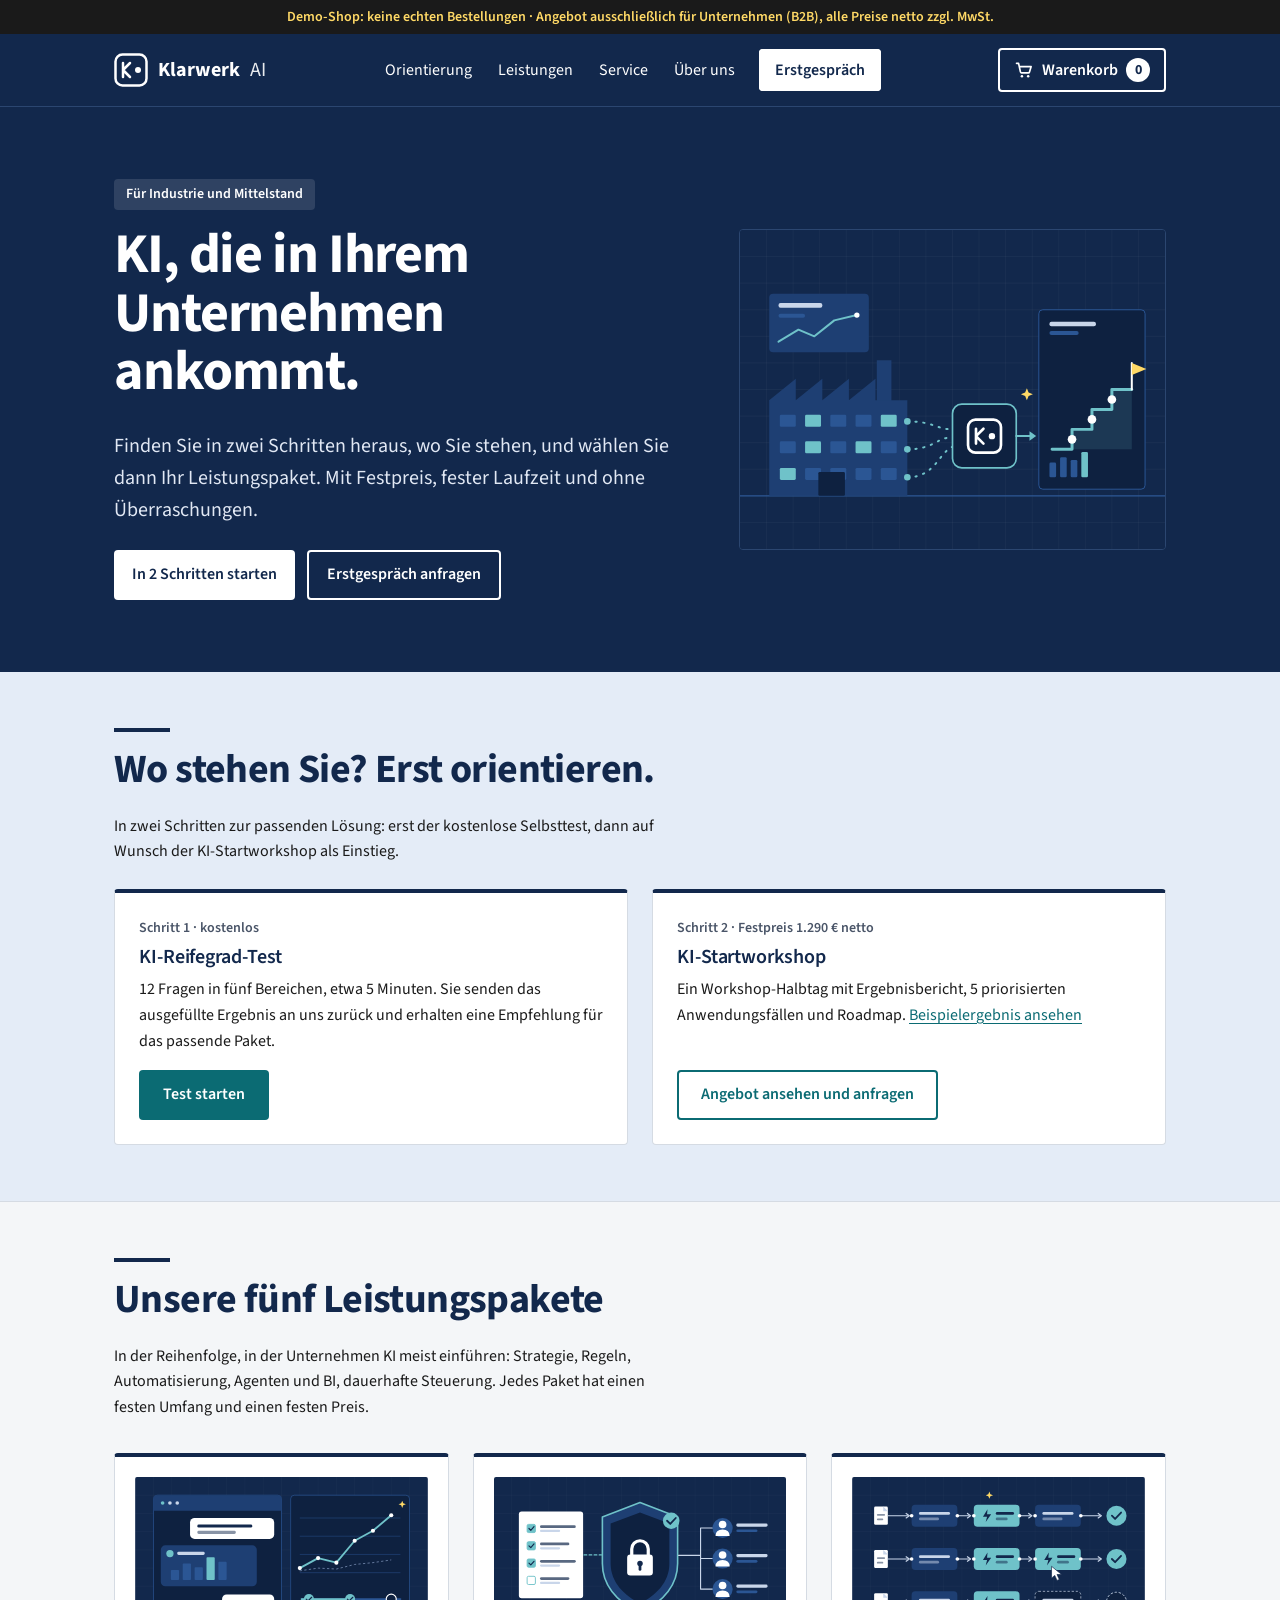
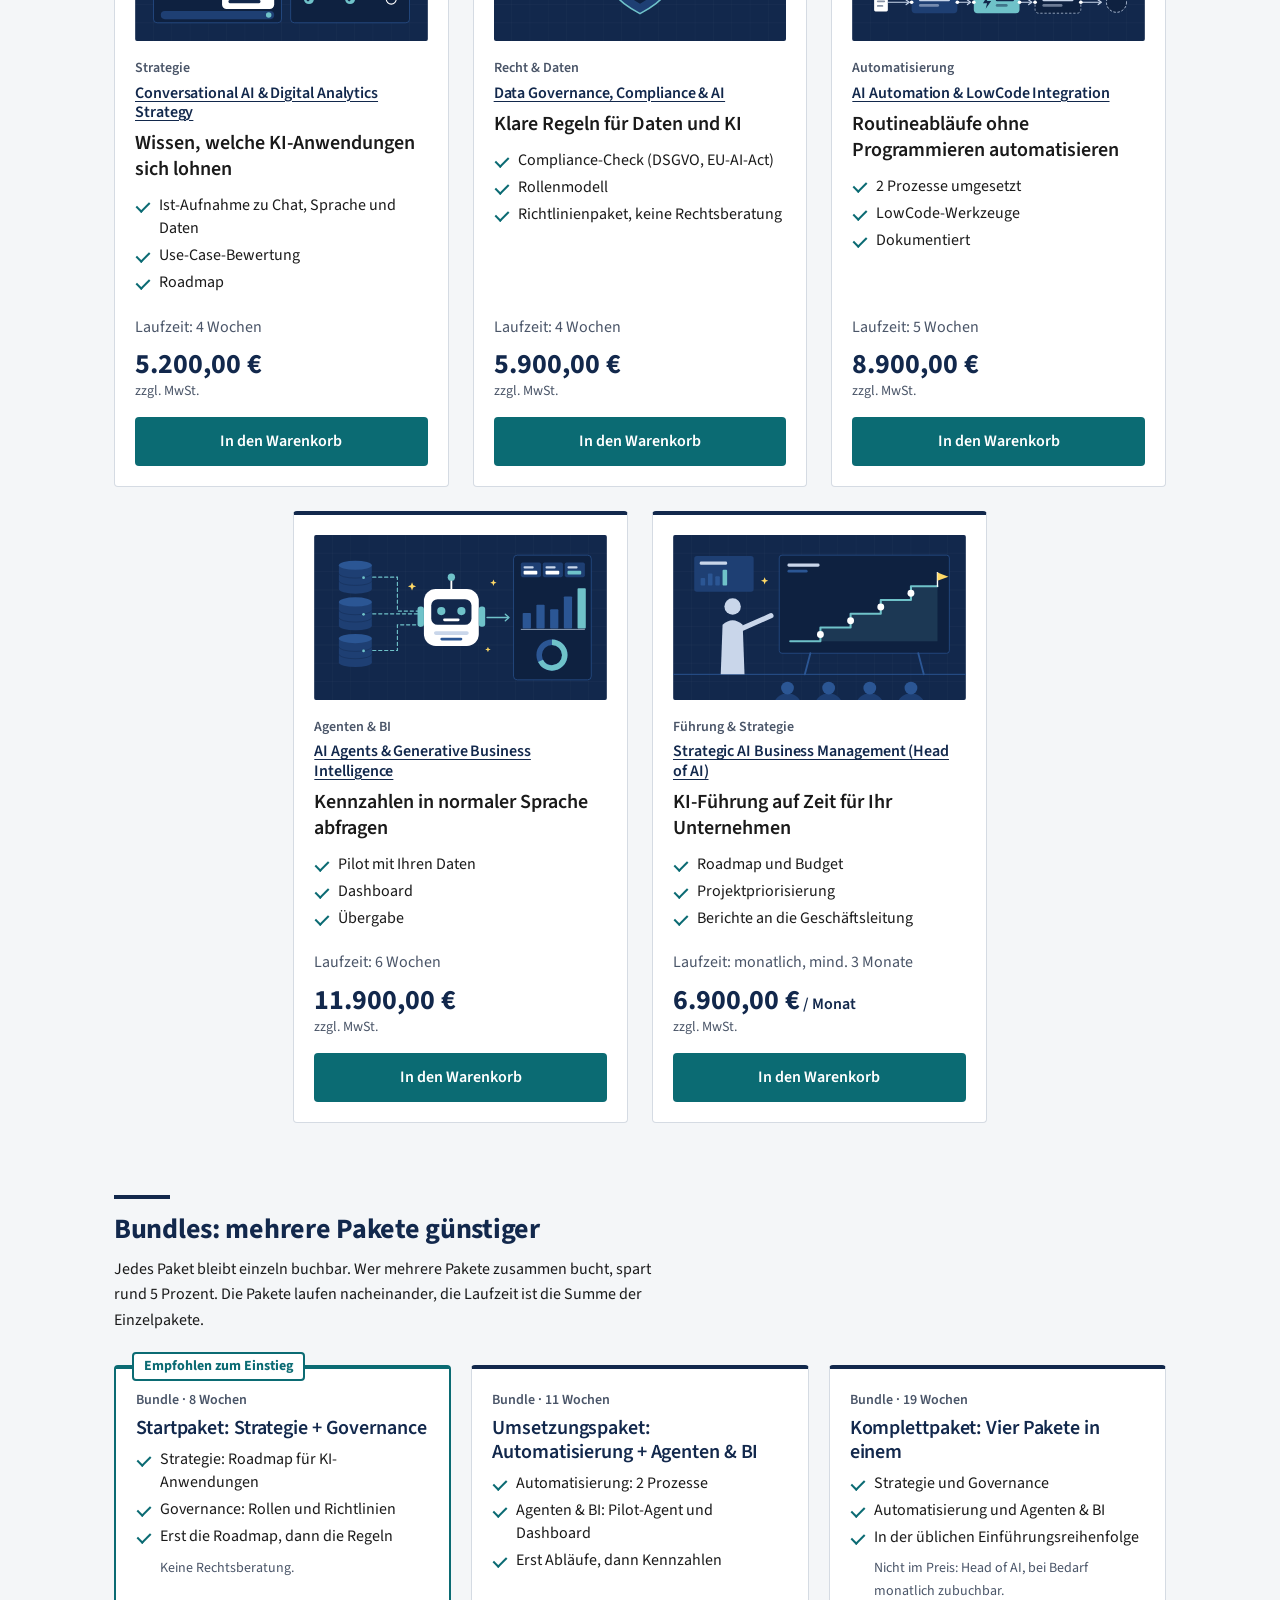
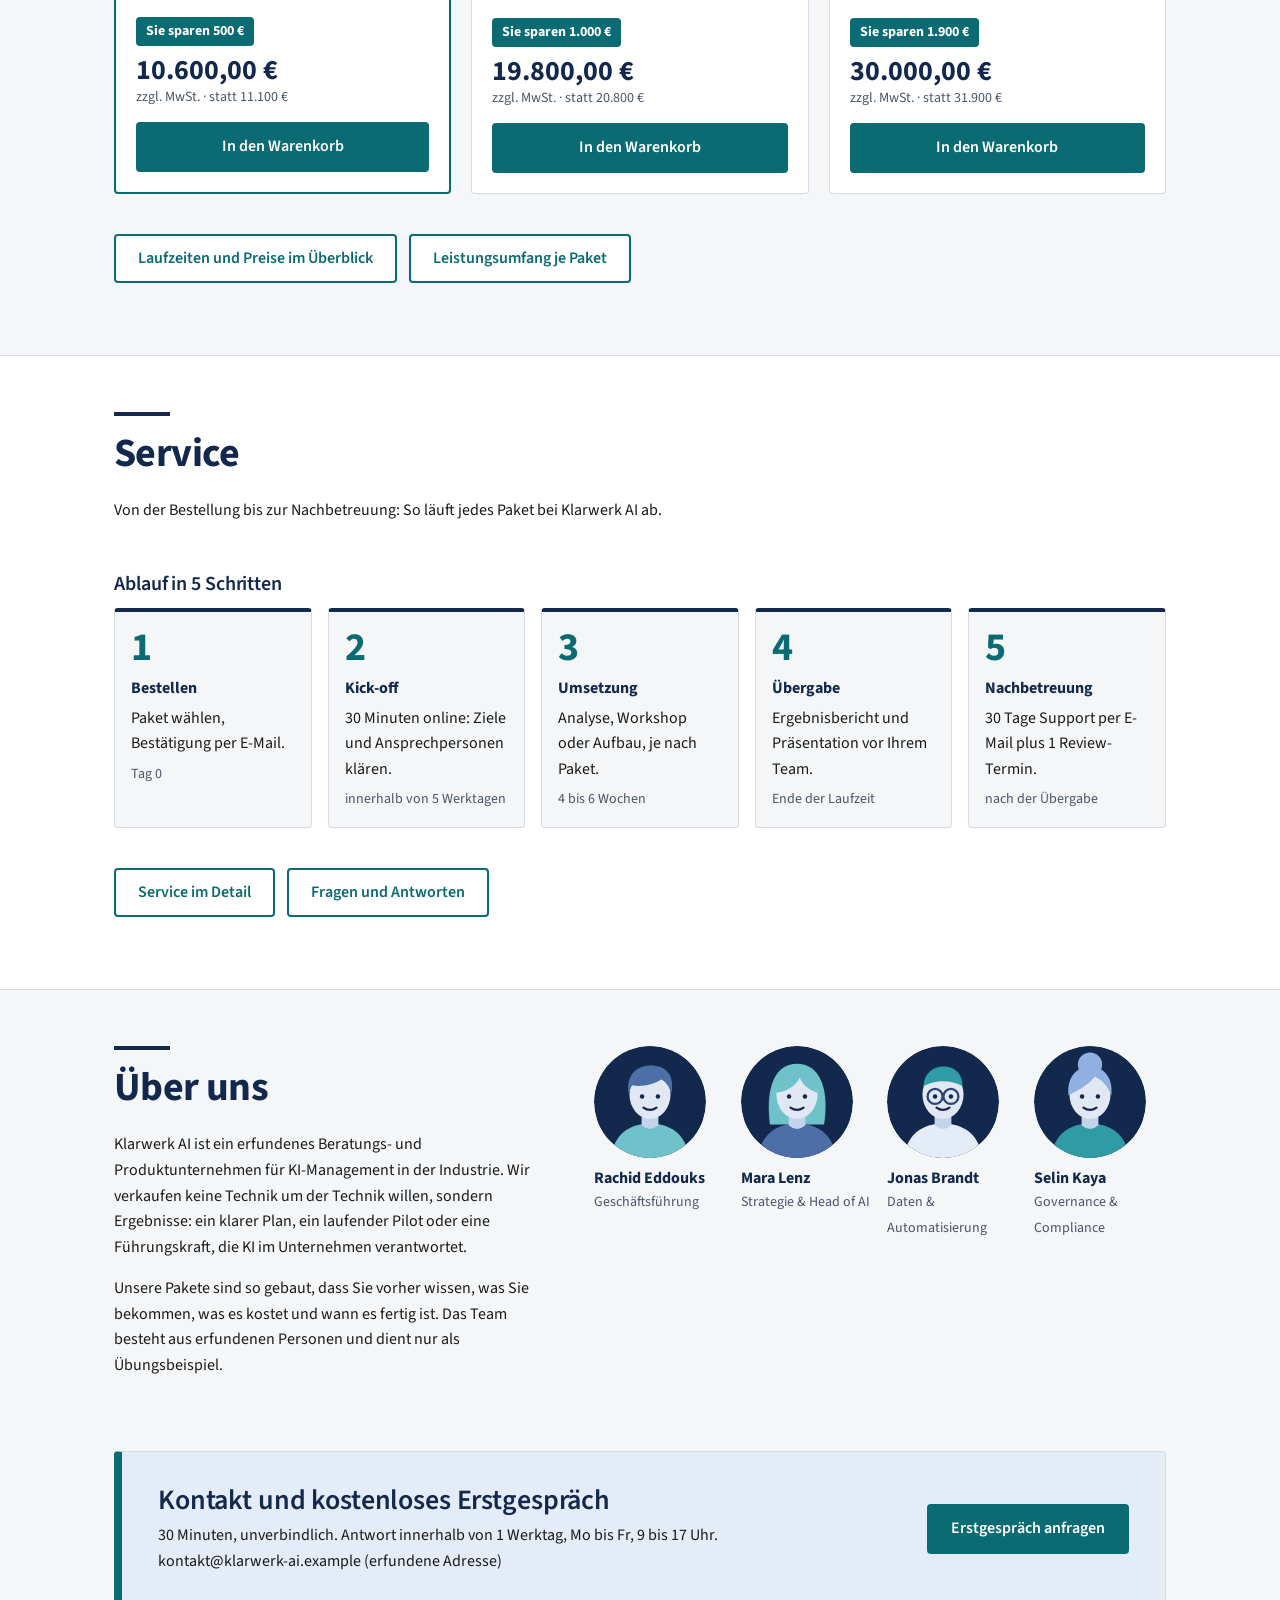
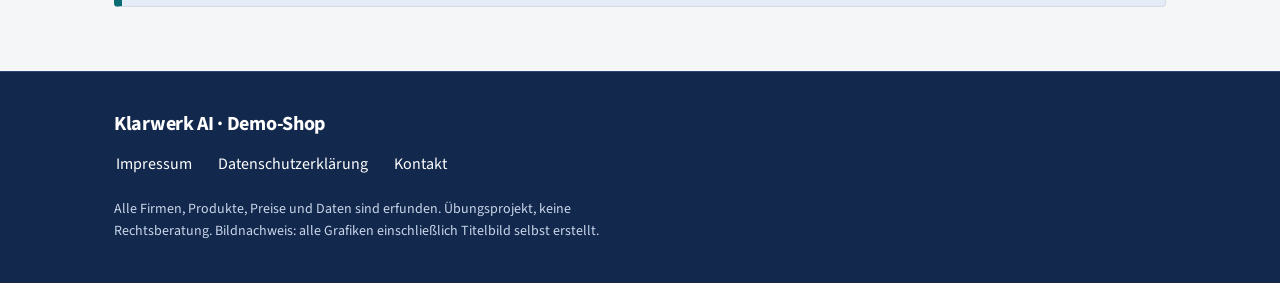
<file: website/index.html>
<!DOCTYPE html>
<html lang="de">
<head>
  <meta charset="utf-8">
  <meta name="viewport" content="width=device-width, initial-scale=1">
  <title>Klarwerk AI – KI-Management für die Industrie (Demo-Shop)</title>
  <meta name="description" content="Demo-Shop: Fünf KI-Leistungspakete für Industrieunternehmen, von der Strategie bis zum Head of AI. Alle Inhalte sind erfunden.">
  <link rel="stylesheet" href="css/klarwerk.css?v=2026-11-27">
  <link rel="icon" href="images/favicon.svg" type="image/svg+xml">
  <script src="js/app.js?v=2026-11-27" defer></script>
</head>
<body>
  <a class="skip" href="#inhalt">Zum Inhalt springen</a>

  <div class="demo" role="note"><span class="demo-lang">Demo-Shop: keine echten Bestellungen · Angebot ausschließlich für Unternehmen (B2B), alle Preise netto zzgl. MwSt.</span><span class="demo-kurz">Demo-Shop: keine echten Bestellungen · nur B2B</span></div>

  <!-- 1 · Kopfbereich -->
  <header class="kopf">
    <div class="wrap">
      <a class="logo" href="#top" aria-label="Klarwerk AI, zur Startseite">
        <svg width="34" height="34" viewBox="0 0 34 34" aria-hidden="true" focusable="false">
          <rect x="1.5" y="1.5" width="31" height="31" rx="7" fill="none" stroke="#fff" stroke-width="2.5"/>
          <path d="M9 24V10m0 7l7-7m-7 7l7 7" fill="none" stroke="#fff" stroke-width="2.5" stroke-linecap="round" stroke-linejoin="round"/>
          <circle cx="24" cy="17" r="3" fill="#fff"/>
        </svg>
        Klarwerk <span>AI</span>
      </a>
      <button class="menue-btn" type="button" aria-expanded="false" aria-controls="hauptnav" hidden>Menü</button>
      <nav id="hauptnav" aria-label="Hauptnavigation">
        <ul>
          <li><a href="#orientierung">Orientierung</a></li>
          <li><a href="#produkte">Leistungen</a></li>
          <li><a href="service/index.html">Service</a></li>
          <li><a href="#ueber-uns">Über uns</a></li>
          <li class="nav-cta"><a href="#kontakt">Erstgespräch</a></li>
        </ul>
      </nav>
      <a class="warenkorb" href="warenkorb.html" id="warenkorb-link"><svg class="korb-icon" width="20" height="20" viewBox="0 0 24 24" aria-hidden="true" focusable="false"><path d="M3 4h2.5l2.2 10.2a1.5 1.5 0 0 0 1.5 1.2h7.9a1.5 1.5 0 0 0 1.5-1.1L20.5 8H6.4" fill="none" stroke="currentColor" stroke-width="2" stroke-linecap="round" stroke-linejoin="round"/><circle cx="9.5" cy="19.5" r="1.5" fill="currentColor"/><circle cx="17" cy="19.5" r="1.5" fill="currentColor"/></svg><span class="korb-text">Warenkorb</span> <span class="korb-zahl" id="anzahl">0</span></a>
    </div>
  </header>

  <main id="inhalt">
    <!-- 2 · Startbereich -->
    <section class="start" id="top">
      <div class="wrap">
        <div>
          <span class="tag">Für Industrie und Mittelstand</span>
          <h1>KI, die in Ihrem Unternehmen ankommt.</h1>
          <p class="lead">Finden Sie in zwei Schritten heraus, wo Sie stehen, und wählen Sie dann Ihr Leistungspaket. Mit Festpreis, fester Laufzeit und ohne Überraschungen.</p>
          <div class="start-knoepfe"><a class="btn" href="#orientierung">In 2 Schritten starten</a><a class="btn btn-zweit" href="#kontakt">Erstgespräch anfragen</a></div>
        </div>
        <img src="images/start.svg" width="640" height="480" alt="Illustration: Eine Fabrikhalle sendet Daten an den KI-Baustein von Klarwerk AI, daraus entsteht eine ansteigende Roadmap mit Zielflagge">
      </div>
    </section>

    <!-- 2 · Orientierung -->
    <section class="orient" id="orientierung" aria-labelledby="orient-titel">
      <div class="wrap">
        <h2 id="orient-titel">Wo stehen Sie? Erst orientieren.</h2>
        <p>In zwei Schritten zur passenden Lösung: erst der kostenlose Selbsttest, dann auf Wunsch der KI-Startworkshop als Einstieg.</p>
        <ol class="orient-liste">
          <li>
            <p class="schritt-tag">Schritt 1 · kostenlos</p>
            <h3>KI-Reifegrad-Test</h3>
            <p>12 Fragen in fünf Bereichen, etwa 5 Minuten. Sie senden das ausgefüllte Ergebnis an uns zurück und erhalten eine Empfehlung für das passende Paket.</p>
            <a class="btn" href="orientierung/reifegrad-test.html">Test starten</a>
          </li>
          <li>
            <p class="schritt-tag">Schritt 2 · Festpreis 1.290 € netto</p>
            <h3>KI-Startworkshop</h3>
            <p>Ein Workshop-Halbtag mit Ergebnisbericht, 5 priorisierten Anwendungsfällen und Roadmap. <a href="orientierung/potenzial-check.html#beispiel">Beispielergebnis ansehen</a></p>
            <a class="btn btn-zweit" href="orientierung/potenzial-check.html">Angebot ansehen und anfragen</a>
          </li>
        </ol>
      </div>
    </section>

    <!-- 3 · Produktbereich -->
    <section class="produkte" id="produkte" aria-labelledby="produkte-titel">
      <div class="wrap">
        <div class="intro">
          <h2 id="produkte-titel">Unsere fünf Leistungspakete</h2>
          <p>In der Reihenfolge, in der Unternehmen KI meist einführen: Strategie, Regeln, Automatisierung, Agenten und BI, dauerhafte Steuerung. Jedes Paket hat einen festen Umfang und einen festen Preis.</p>
        </div>

        <ul class="raster">
          <li class="karte">
            <a class="bild-link" href="produkte/strategie.html" tabindex="-1" aria-hidden="true"><img class="bild" src="images/produkt-1.svg" alt="Illustration: Chatfenster mit Frage und Antwort des KI-Assistenten neben einer Analyse mit steigender Kurve und drei Meilensteinen" width="640" height="360"></a>
            <div class="karte-kopf"><p class="kat">Strategie</p><h3><a href="produkte/strategie.html">Conversational AI &amp; Digital Analytics Strategy</a></h3></div>
            <p class="nutzen">Wissen, welche KI-Anwendungen sich lohnen</p>
            <details class="mehr" open><summary>Leistungen</summary><ul class="haken"><li>Ist-Aufnahme zu Chat, Sprache und Daten</li><li>Use-Case-Bewertung</li><li>Roadmap</li></ul></details>
            <p class="dauer">Laufzeit: 4 Wochen</p>
            <p class="preis">5.200,00 €</p>
            <p class="preis-hinweis">zzgl. MwSt.</p>
            <button class="btn" type="button" data-id="strategie">In den Warenkorb</button>
          </li>

          <li class="karte">
            <a class="bild-link" href="produkte/governance.html" tabindex="-1" aria-hidden="true"><img class="bild" src="images/produkt-4.svg" alt="Illustration: Schutzschild mit Schloss zwischen einer Checkliste und drei Rollen mit Verantwortlichen" width="640" height="360"></a>
            <div class="karte-kopf"><p class="kat">Recht &amp; Daten</p><h3><a href="produkte/governance.html">Data Governance, Compliance &amp; AI</a></h3></div>
            <p class="nutzen">Klare Regeln für Daten und KI</p>
            <details class="mehr" open><summary>Leistungen</summary><ul class="haken"><li>Compliance-Check (DSGVO, EU-AI-Act)</li><li>Rollenmodell</li><li>Richtlinienpaket, keine Rechtsberatung</li></ul></details>
            <p class="dauer">Laufzeit: 4 Wochen</p>
            <p class="preis">5.900,00 €</p>
            <p class="preis-hinweis">zzgl. MwSt.</p>
            <button class="btn" type="button" data-id="governance">In den Warenkorb</button>
          </li>

          <li class="karte">
            <a class="bild-link" href="produkte/automatisierung.html" tabindex="-1" aria-hidden="true"><img class="bild" src="images/produkt-3.svg" alt="Illustration: Drei Arbeitsabläufe aus verbundenen Bausteinen, automatisierte Schritte sind hervorgehoben" width="640" height="360"></a>
            <div class="karte-kopf"><p class="kat">Automatisierung</p><h3><a href="produkte/automatisierung.html">AI Automation &amp; LowCode Integration</a></h3></div>
            <p class="nutzen">Routineabläufe ohne Programmieren automatisieren</p>
            <details class="mehr" open><summary>Leistungen</summary><ul class="haken"><li>2 Prozesse umgesetzt</li><li>LowCode-Werkzeuge</li><li>Dokumentiert</li></ul></details>
            <p class="dauer">Laufzeit: 5 Wochen</p>
            <p class="preis">8.900,00 €</p>
            <p class="preis-hinweis">zzgl. MwSt.</p>
            <button class="btn" type="button" data-id="automatisierung">In den Warenkorb</button>
          </li>

          <li class="karte">
            <a class="bild-link" href="produkte/agenten-bi.html" tabindex="-1" aria-hidden="true"><img class="bild" src="images/produkt-2.svg" alt="Illustration: Drei Datenbanken speisen einen KI-Agenten, der ein Dashboard mit Diagrammen füllt" width="640" height="360"></a>
            <div class="karte-kopf"><p class="kat">Agenten &amp; BI</p><h3><a href="produkte/agenten-bi.html">AI Agents &amp; Generative Business Intelligence</a></h3></div>
            <p class="nutzen">Kennzahlen in normaler Sprache abfragen</p>
            <details class="mehr" open><summary>Leistungen</summary><ul class="haken"><li>Pilot mit Ihren Daten</li><li>Dashboard</li><li>Übergabe</li></ul></details>
            <p class="dauer">Laufzeit: 6 Wochen</p>
            <p class="preis">11.900,00 €</p>
            <p class="preis-hinweis">zzgl. MwSt.</p>
            <button class="btn" type="button" data-id="agenten-bi">In den Warenkorb</button>
          </li>

          <li class="karte">
            <a class="bild-link" href="produkte/head-of-ai.html" tabindex="-1" aria-hidden="true"><img class="bild" src="images/produkt-5.svg" alt="Illustration: Führungskraft zeigt vor dem Führungsteam eine ansteigende Roadmap mit Meilensteinen" width="640" height="360"></a>
            <div class="karte-kopf"><p class="kat">Führung &amp; Strategie</p><h3><a href="produkte/head-of-ai.html">Strategic AI Business Management (Head of AI)</a></h3></div>
            <p class="nutzen">KI-Führung auf Zeit für Ihr Unternehmen</p>
            <details class="mehr" open><summary>Leistungen</summary><ul class="haken"><li>Roadmap und Budget</li><li>Projektpriorisierung</li><li>Berichte an die Geschäftsleitung</li></ul></details>
            <p class="dauer">Laufzeit: monatlich, mind. 3 Monate</p>
            <p class="preis">6.900,00 €<span class="proz"> / Monat</span></p>
            <p class="preis-hinweis">zzgl. MwSt.</p>
            <button class="btn" type="button" data-id="head-of-ai">In den Warenkorb</button>
          </li>
        </ul>

        <div class="bundles-kopf">
          <h3 class="bundles-titel" id="bundles-titel">Bundles: mehrere Pakete günstiger</h3>
          <p>Jedes Paket bleibt einzeln buchbar. Wer mehrere Pakete zusammen bucht, spart rund 5 Prozent. Die Pakete laufen nacheinander, die Laufzeit ist die Summe der Einzelpakete.</p>
        </div>
        <ul class="bundles" aria-labelledby="bundles-titel">
          <li class="karte bundle empfohlen">
            <p class="empfehlung">Empfohlen zum Einstieg</p>
            <p class="kat">Bundle · 8 Wochen</p>
            <h3>Startpaket: Strategie + Governance</h3>
            <details class="mehr" open><summary>Das ist enthalten</summary><ul class="haken"><li>Strategie: Roadmap für KI-Anwendungen</li><li>Governance: Rollen und Richtlinien</li><li>Erst die Roadmap, dann die Regeln</li></ul><p class="ausschluss">Keine Rechtsberatung.</p></details>
            <p class="ersparnis">Sie sparen 500 €</p>
            <p class="preis">10.600,00 €</p>
            <p class="preis-hinweis">zzgl. MwSt. · statt 11.100 €</p>
            <button class="btn" type="button" data-id="startpaket">In den Warenkorb</button>
          </li>
          <li class="karte bundle">
            <p class="kat">Bundle · 11 Wochen</p>
            <h3>Umsetzungspaket: Automatisierung + Agenten &amp; BI</h3>
            <details class="mehr" open><summary>Das ist enthalten</summary><ul class="haken"><li>Automatisierung: 2 Prozesse</li><li>Agenten &amp; BI: Pilot-Agent und Dashboard</li><li>Erst Abläufe, dann Kennzahlen</li></ul></details>
            <p class="ersparnis">Sie sparen 1.000 €</p>
            <p class="preis">19.800,00 €</p>
            <p class="preis-hinweis">zzgl. MwSt. · statt 20.800 €</p>
            <button class="btn" type="button" data-id="umsetzungspaket">In den Warenkorb</button>
          </li>
          <li class="karte bundle">
            <p class="kat">Bundle · 19 Wochen</p>
            <h3>Komplettpaket: Vier Pakete in einem</h3>
            <details class="mehr" open><summary>Das ist enthalten</summary><ul class="haken"><li>Strategie und Governance</li><li>Automatisierung und Agenten &amp; BI</li><li>In der üblichen Einführungsreihenfolge</li></ul><p class="ausschluss">Nicht im Preis: Head of AI, bei Bedarf monatlich zubuchbar.</p></details>
            <p class="ersparnis">Sie sparen 1.900 €</p>
            <p class="preis">30.000,00 €</p>
            <p class="preis-hinweis">zzgl. MwSt. · statt 31.900 €</p>
            <button class="btn" type="button" data-id="komplettpaket">In den Warenkorb</button>
          </li>
        </ul>

        <p class="weiter"><a class="btn btn-zweit" href="leistungen/index.html">Laufzeiten und Preise im Überblick</a><a class="btn btn-zweit" href="leistungen/paketumfang.html">Leistungsumfang je Paket</a></p>

      </div>
    </section>

    <!-- 4 · Service (Kurzfassung, Details unter service/) -->
    <section class="service" id="service" aria-labelledby="service-titel">
      <div class="wrap">
        <h2 id="service-titel">Service</h2>
        <p>Von der Bestellung bis zur Nachbetreuung: So läuft jedes Paket bei Klarwerk AI ab.</p>

        <h3 class="sub">Ablauf in 5 Schritten</h3>
        <ol class="schritte">
          <li><strong>Bestellen</strong><p>Paket wählen, Bestätigung per E-Mail.</p><p class="zeit">Tag 0</p></li>
          <li><strong>Kick-off</strong><p>30 Minuten online: Ziele und Ansprechpersonen klären.</p><p class="zeit">innerhalb von 5 Werktagen</p></li>
          <li><strong>Umsetzung</strong><p>Analyse, Workshop oder Aufbau, je nach Paket.</p><p class="zeit">4 bis 6 Wochen</p></li>
          <li><strong>Übergabe</strong><p>Ergebnisbericht und Präsentation vor Ihrem Team.</p><p class="zeit">Ende der Laufzeit</p></li>
          <li><strong>Nachbetreuung</strong><p>30 Tage Support per E-Mail plus 1 Review-Termin.</p><p class="zeit">nach der Übergabe</p></li>
        </ol>

        <p class="weiter"><a class="btn btn-zweit" href="service/index.html">Service im Detail</a><a class="btn btn-zweit" href="service/faq.html">Fragen und Antworten</a></p>
      </div>
    </section>

    <!-- Bonus · Über uns -->
    <section class="ueber" id="ueber-uns" aria-labelledby="ueber-titel">
      <div class="wrap">
        <div>
          <h2 id="ueber-titel">Über uns</h2>
          <p>Klarwerk AI ist ein erfundenes Beratungs- und Produktunternehmen für KI-Management in der Industrie. Wir verkaufen keine Technik um der Technik willen, sondern Ergebnisse: ein klarer Plan, ein laufender Pilot oder eine Führungskraft, die KI im Unternehmen verantwortet.</p>
          <p>Unsere Pakete sind so gebaut, dass Sie vorher wissen, was Sie bekommen, was es kostet und wann es fertig ist. Das Team besteht aus erfundenen Personen und dient nur als Übungsbeispiel.</p>
        </div>
        <ul class="team" aria-label="Unser Team (erfundene Personen)">
          <li>
            <img class="avatar" src="images/team-1.svg" alt="" width="120" height="120">
            <strong>Rachid Eddouks</strong><span>Geschäftsführung</span>
          </li>
          <li>
            <img class="avatar" src="images/team-2.svg" alt="" width="120" height="120">
            <strong>Mara Lenz</strong><span>Strategie &amp; Head of AI</span>
          </li>
          <li>
            <img class="avatar" src="images/team-3.svg" alt="" width="120" height="120">
            <strong>Jonas Brandt</strong><span>Daten &amp; Automatisierung</span>
          </li>
          <li>
            <img class="avatar" src="images/team-4.svg" alt="" width="120" height="120">
            <strong>Selin Kaya</strong><span>Governance &amp; Compliance</span>
          </li>
        </ul>
      </div>
    </section>

    <!-- 6 · Kontakt -->
    <section class="kontakt" id="kontakt" aria-labelledby="kontakt-titel">
      <div class="wrap">
        <h2 id="kontakt-titel" class="sr-nur">Kontakt</h2>
        <div class="kontaktbox">
          <div>
            <h3>Kontakt und kostenloses Erstgespräch</h3>
            <p>30 Minuten, unverbindlich. Antwort innerhalb von 1 Werktag, Mo bis Fr, 9 bis 17 Uhr.<br>kontakt@klarwerk-ai.example (erfundene Adresse)</p>
          </div>
          <a class="btn" href="mailto:kontakt@klarwerk-ai.example?subject=Erstgespr%C3%A4ch%20anfragen">Erstgespräch anfragen</a>
        </div>
      </div>
    </section>
  </main>

  <!-- 5 · Fußbereich -->
  <footer>
    <div class="wrap">
      <h2>Klarwerk AI · Demo-Shop</h2>
      <nav aria-label="Rechtliches">
        <ul>
          <li><a href="impressum.html">Impressum</a></li>
          <li><a href="datenschutz.html">Datenschutzerklärung</a></li>
          <li><a href="#kontakt">Kontakt</a></li>
        </ul>
      </nav>
      <p class="klein">Alle Firmen, Produkte, Preise und Daten sind erfunden. Übungsprojekt, keine Rechtsberatung. Bildnachweis: alle Grafiken einschließlich Titelbild selbst erstellt.</p>
    </div>
  </footer>

</body>
</html>
</file>
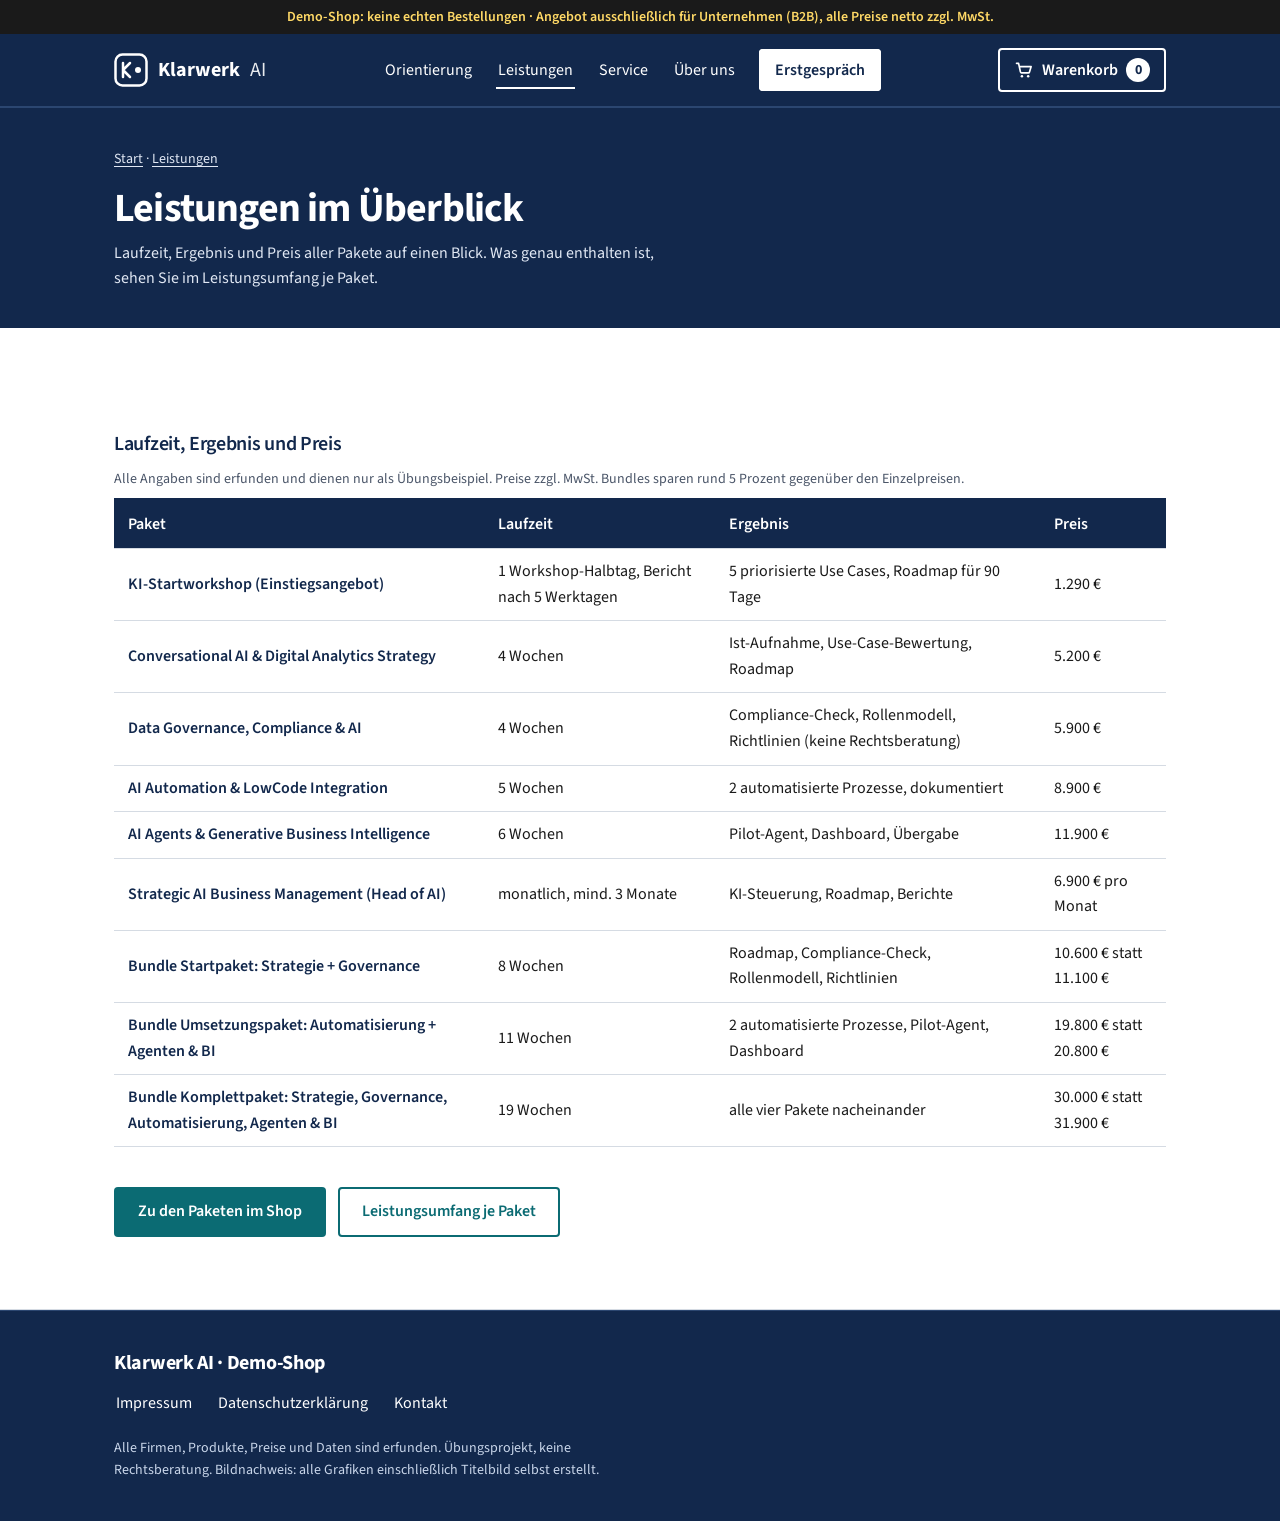
<file: website/leistungen/index.html>
<!DOCTYPE html>
<html lang="de">
<head>
  <meta charset="utf-8">
  <meta name="viewport" content="width=device-width, initial-scale=1">
  <title>Leistungen im Überblick – Klarwerk AI (Demo-Shop)</title>
  <meta name="description" content="Laufzeit, Ergebnis und Preis aller fünf Leistungspakete im Überblick. Alle Inhalte sind erfunden.">
  <link rel="stylesheet" href="../css/klarwerk.css?v=2026-11-27">
  <link rel="icon" href="../images/favicon.svg" type="image/svg+xml">
  <script src="../js/app.js?v=2026-11-27" defer></script>
</head>
<body>
  <a class="skip" href="#inhalt">Zum Inhalt springen</a>
  <div class="demo" role="note"><span class="demo-lang">Demo-Shop: keine echten Bestellungen · Angebot ausschließlich für Unternehmen (B2B), alle Preise netto zzgl. MwSt.</span><span class="demo-kurz">Demo-Shop: keine echten Bestellungen · nur B2B</span></div>
  <header class="kopf">
    <div class="wrap">
      <a class="logo" href="../index.html" aria-label="Klarwerk AI, zur Startseite">
        <svg width="34" height="34" viewBox="0 0 34 34" aria-hidden="true" focusable="false">
          <rect x="1.5" y="1.5" width="31" height="31" rx="7" fill="none" stroke="#fff" stroke-width="2.5"/>
          <path d="M9 24V10m0 7l7-7m-7 7l7 7" fill="none" stroke="#fff" stroke-width="2.5" stroke-linecap="round" stroke-linejoin="round"/>
          <circle cx="24" cy="17" r="3" fill="#fff"/>
        </svg>
        Klarwerk <span>AI</span>
      </a>
      <button class="menue-btn" type="button" aria-expanded="false" aria-controls="hauptnav" hidden>Menü</button>
      <nav id="hauptnav" aria-label="Hauptnavigation">
        <ul>
          <li><a href="../index.html#orientierung">Orientierung</a></li>
          <li><a href="../index.html#produkte" aria-current="page">Leistungen</a></li>
          <li><a href="../service/index.html">Service</a></li>
          <li><a href="../index.html#ueber-uns">Über uns</a></li>
          <li class="nav-cta"><a href="../index.html#kontakt">Erstgespräch</a></li>
        </ul>
      </nav>
      <a class="warenkorb" href="../warenkorb.html" id="warenkorb-link"><svg class="korb-icon" width="20" height="20" viewBox="0 0 24 24" aria-hidden="true" focusable="false"><path d="M3 4h2.5l2.2 10.2a1.5 1.5 0 0 0 1.5 1.2h7.9a1.5 1.5 0 0 0 1.5-1.1L20.5 8H6.4" fill="none" stroke="currentColor" stroke-width="2" stroke-linecap="round" stroke-linejoin="round"/><circle cx="9.5" cy="19.5" r="1.5" fill="currentColor"/><circle cx="17" cy="19.5" r="1.5" fill="currentColor"/></svg><span class="korb-text">Warenkorb</span> <span class="korb-zahl" id="anzahl">0</span></a>
    </div>
  </header>
  <main id="inhalt">
    <section class="seitenband" aria-labelledby="seitentitel">
      <div class="wrap">
        <p class="brot"><a href="../index.html">Start</a> · <a href="index.html">Leistungen</a></p>
        <h1 id="seitentitel">Leistungen im Überblick</h1>
        <p class="lead">Laufzeit, Ergebnis und Preis aller Pakete auf einen Blick. Was genau enthalten ist, sehen Sie im Leistungsumfang je Paket.</p>
      </div>
    </section>
    <section class="service">
      <div class="wrap">
        <h2 class="sub">Laufzeit, Ergebnis und Preis</h2>
        <table class="tabelle karten-tabelle" role="table">
          <caption>Alle Angaben sind erfunden und dienen nur als Übungsbeispiel. Preise zzgl. MwSt. Bundles sparen rund 5 Prozent gegenüber den Einzelpreisen.</caption>
          <thead role="rowgroup"><tr role="row"><th scope="col" role="columnheader">Paket</th><th scope="col" role="columnheader">Laufzeit</th><th scope="col" role="columnheader">Ergebnis</th><th scope="col" role="columnheader">Preis</th></tr></thead>
          <tbody role="rowgroup">
            <tr role="row"><th scope="row" role="rowheader">KI-Startworkshop (Einstiegsangebot)</th><td role="cell" data-label="Laufzeit">1 Workshop-Halbtag, Bericht nach 5 Werktagen</td><td role="cell" data-label="Ergebnis">5 priorisierte Use Cases, Roadmap für 90 Tage</td><td role="cell" data-label="Preis">1.290 €</td></tr>
            <tr role="row"><th scope="row" role="rowheader">Conversational AI &amp; Digital Analytics Strategy</th><td role="cell" data-label="Laufzeit">4 Wochen</td><td role="cell" data-label="Ergebnis">Ist-Aufnahme, Use-Case-Bewertung, Roadmap</td><td role="cell" data-label="Preis">5.200 €</td></tr>
            <tr role="row"><th scope="row" role="rowheader">Data Governance, Compliance &amp; AI</th><td role="cell" data-label="Laufzeit">4 Wochen</td><td role="cell" data-label="Ergebnis">Compliance-Check, Rollenmodell, Richtlinien (keine Rechtsberatung)</td><td role="cell" data-label="Preis">5.900 €</td></tr>
            <tr role="row"><th scope="row" role="rowheader">AI Automation &amp; LowCode Integration</th><td role="cell" data-label="Laufzeit">5 Wochen</td><td role="cell" data-label="Ergebnis">2 automatisierte Prozesse, dokumentiert</td><td role="cell" data-label="Preis">8.900 €</td></tr>
            <tr role="row"><th scope="row" role="rowheader">AI Agents &amp; Generative Business Intelligence</th><td role="cell" data-label="Laufzeit">6 Wochen</td><td role="cell" data-label="Ergebnis">Pilot-Agent, Dashboard, Übergabe</td><td role="cell" data-label="Preis">11.900 €</td></tr>
            <tr role="row"><th scope="row" role="rowheader">Strategic AI Business Management (Head of AI)</th><td role="cell" data-label="Laufzeit">monatlich, mind. 3 Monate</td><td role="cell" data-label="Ergebnis">KI-Steuerung, Roadmap, Berichte</td><td role="cell" data-label="Preis">6.900 € pro Monat</td></tr>
            <tr role="row"><th scope="row" role="rowheader">Bundle Startpaket: Strategie + Governance</th><td role="cell" data-label="Laufzeit">8 Wochen</td><td role="cell" data-label="Ergebnis">Roadmap, Compliance-Check, Rollenmodell, Richtlinien</td><td role="cell" data-label="Preis">10.600 € statt 11.100 €</td></tr>
            <tr role="row"><th scope="row" role="rowheader">Bundle Umsetzungspaket: Automatisierung + Agenten &amp; BI</th><td role="cell" data-label="Laufzeit">11 Wochen</td><td role="cell" data-label="Ergebnis">2 automatisierte Prozesse, Pilot-Agent, Dashboard</td><td role="cell" data-label="Preis">19.800 € statt 20.800 €</td></tr>
            <tr role="row"><th scope="row" role="rowheader">Bundle Komplettpaket: Strategie, Governance, Automatisierung, Agenten &amp; BI</th><td role="cell" data-label="Laufzeit">19 Wochen</td><td role="cell" data-label="Ergebnis">alle vier Pakete nacheinander</td><td role="cell" data-label="Preis">30.000 € statt 31.900 €</td></tr>
          </tbody>
        </table>
        <p class="weiter"><a class="btn" href="../index.html#produkte">Zu den Paketen im Shop</a><a class="btn btn-zweit" href="paketumfang.html">Leistungsumfang je Paket</a></p>
      </div>
    </section>
  </main>
  <footer>
    <div class="wrap">
      <h2>Klarwerk AI · Demo-Shop</h2>
      <nav aria-label="Rechtliches">
        <ul>
          <li><a href="../impressum.html">Impressum</a></li>
          <li><a href="../datenschutz.html">Datenschutzerklärung</a></li>
          <li><a href="../index.html#kontakt">Kontakt</a></li>
        </ul>
      </nav>
      <p class="klein">Alle Firmen, Produkte, Preise und Daten sind erfunden. Übungsprojekt, keine Rechtsberatung. Bildnachweis: alle Grafiken einschließlich Titelbild selbst erstellt.</p>
    </div>
  </footer>
</body>
</html>
</file>
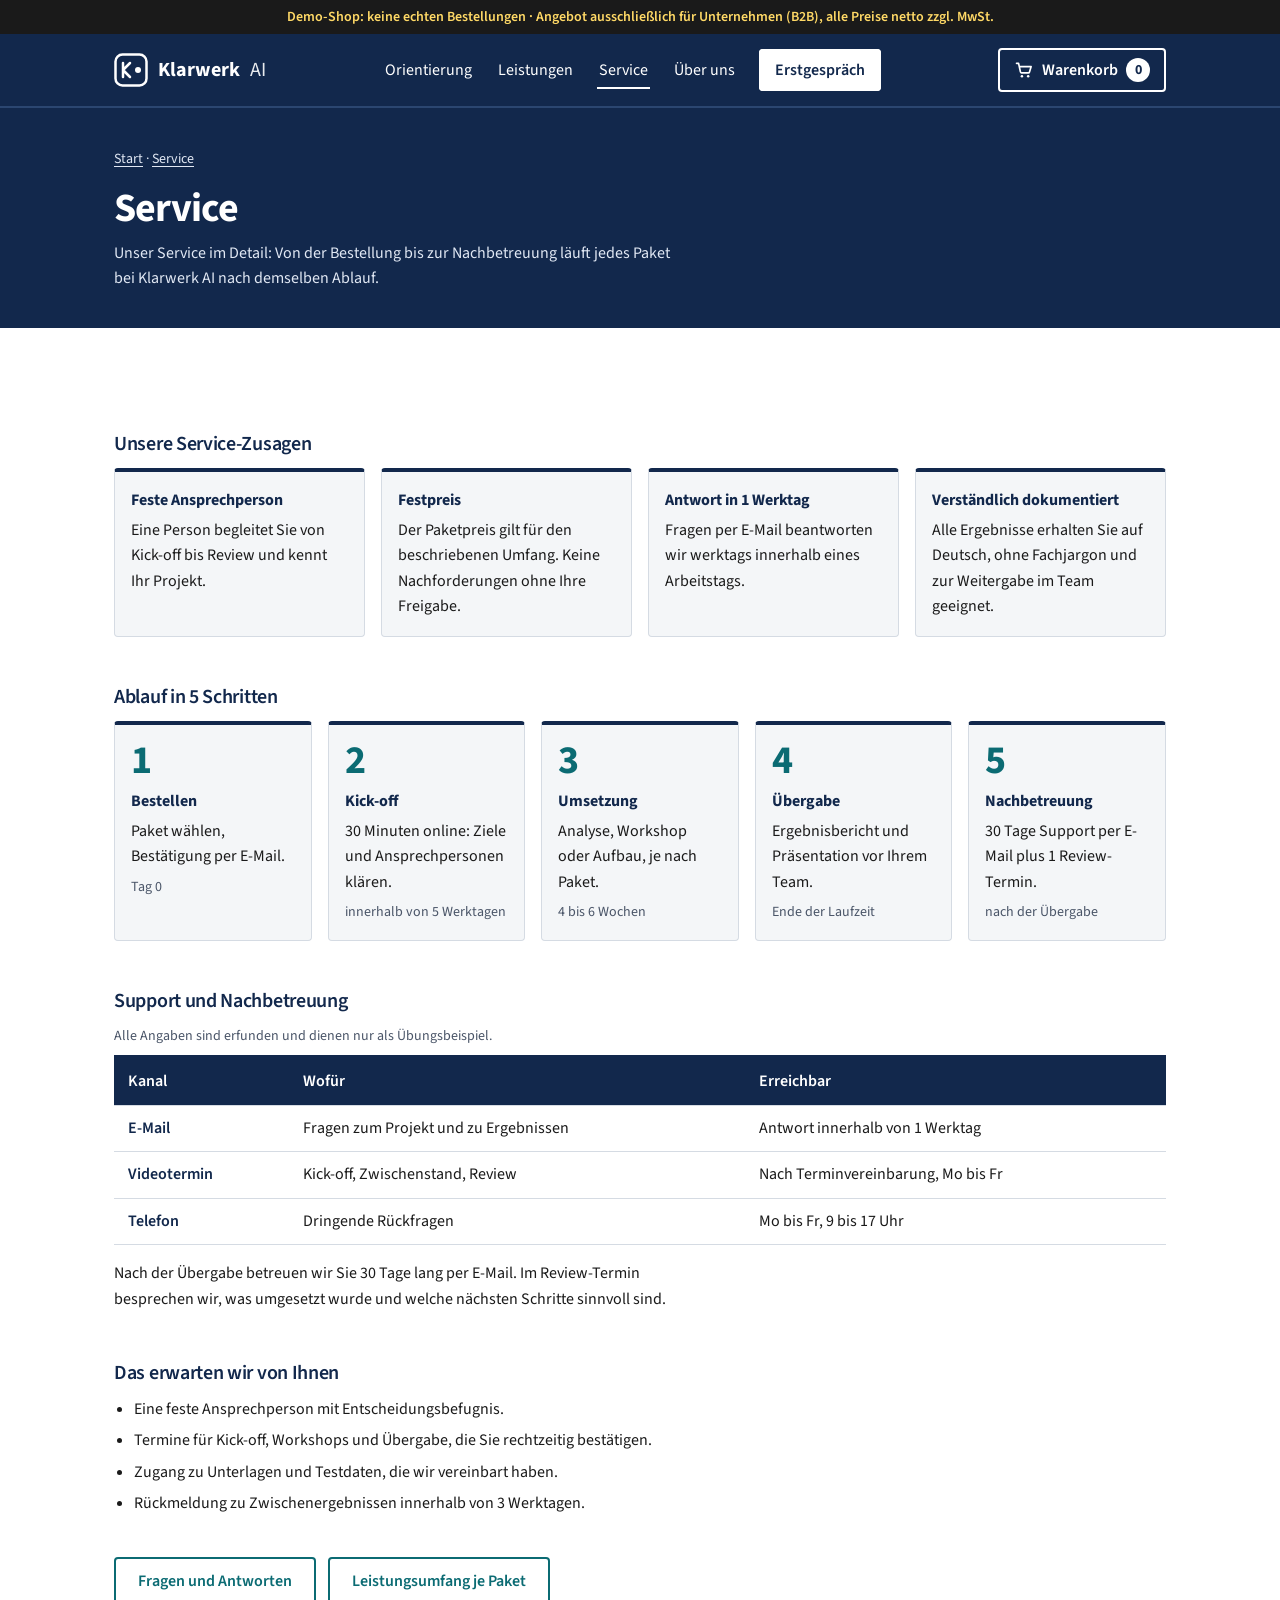
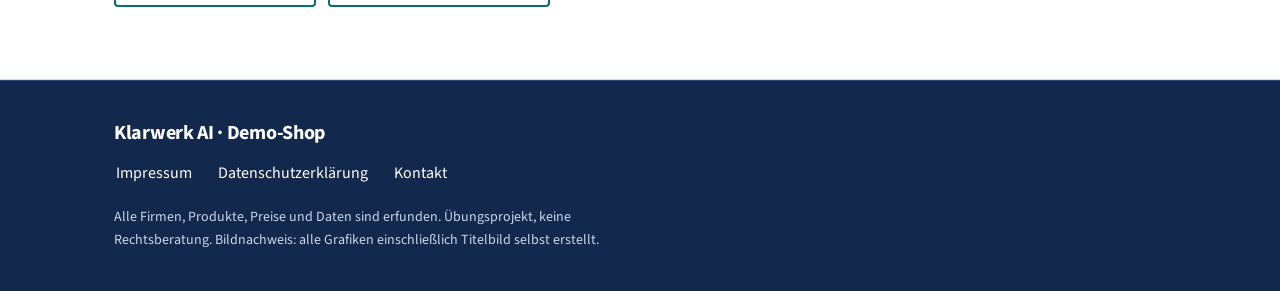
<file: website/service/index.html>
<!DOCTYPE html>
<html lang="de">
<head>
  <meta charset="utf-8">
  <meta name="viewport" content="width=device-width, initial-scale=1">
  <title>Service – Klarwerk AI (Demo-Shop)</title>
  <meta name="description" content="Service bei Klarwerk AI: Zusagen, Ablauf, Support und Mitwirkung. Alle Inhalte sind erfunden.">
  <link rel="stylesheet" href="../css/klarwerk.css?v=2026-11-27">
  <link rel="icon" href="../images/favicon.svg" type="image/svg+xml">
  <script src="../js/app.js?v=2026-11-27" defer></script>
</head>
<body>
  <a class="skip" href="#inhalt">Zum Inhalt springen</a>
  <div class="demo" role="note"><span class="demo-lang">Demo-Shop: keine echten Bestellungen · Angebot ausschließlich für Unternehmen (B2B), alle Preise netto zzgl. MwSt.</span><span class="demo-kurz">Demo-Shop: keine echten Bestellungen · nur B2B</span></div>
  <header class="kopf">
    <div class="wrap">
      <a class="logo" href="../index.html" aria-label="Klarwerk AI, zur Startseite">
        <svg width="34" height="34" viewBox="0 0 34 34" aria-hidden="true" focusable="false">
          <rect x="1.5" y="1.5" width="31" height="31" rx="7" fill="none" stroke="#fff" stroke-width="2.5"/>
          <path d="M9 24V10m0 7l7-7m-7 7l7 7" fill="none" stroke="#fff" stroke-width="2.5" stroke-linecap="round" stroke-linejoin="round"/>
          <circle cx="24" cy="17" r="3" fill="#fff"/>
        </svg>
        Klarwerk <span>AI</span>
      </a>
      <button class="menue-btn" type="button" aria-expanded="false" aria-controls="hauptnav" hidden>Menü</button>
      <nav id="hauptnav" aria-label="Hauptnavigation">
        <ul>
          <li><a href="../index.html#orientierung">Orientierung</a></li>
          <li><a href="../index.html#produkte">Leistungen</a></li>
          <li><a href="../service/index.html" aria-current="page">Service</a></li>
          <li><a href="../index.html#ueber-uns">Über uns</a></li>
          <li class="nav-cta"><a href="../index.html#kontakt">Erstgespräch</a></li>
        </ul>
      </nav>
      <a class="warenkorb" href="../warenkorb.html" id="warenkorb-link"><svg class="korb-icon" width="20" height="20" viewBox="0 0 24 24" aria-hidden="true" focusable="false"><path d="M3 4h2.5l2.2 10.2a1.5 1.5 0 0 0 1.5 1.2h7.9a1.5 1.5 0 0 0 1.5-1.1L20.5 8H6.4" fill="none" stroke="currentColor" stroke-width="2" stroke-linecap="round" stroke-linejoin="round"/><circle cx="9.5" cy="19.5" r="1.5" fill="currentColor"/><circle cx="17" cy="19.5" r="1.5" fill="currentColor"/></svg><span class="korb-text">Warenkorb</span> <span class="korb-zahl" id="anzahl">0</span></a>
    </div>
  </header>
  <main id="inhalt">
    <section class="seitenband" aria-labelledby="seitentitel">
      <div class="wrap">
        <p class="brot"><a href="../index.html">Start</a> · <a href="index.html">Service</a></p>
        <h1 id="seitentitel">Service</h1>
        <p class="lead">Unser Service im Detail: Von der Bestellung bis zur Nachbetreuung läuft jedes Paket bei Klarwerk AI nach demselben Ablauf.</p>
      </div>
    </section>
    <section class="service">
      <div class="wrap">

        <h2 class="sub">Unsere Service-Zusagen</h2>
        <ul class="versprechen">
          <li><strong>Feste Ansprechperson</strong><p>Eine Person begleitet Sie von Kick-off bis Review und kennt Ihr Projekt.</p></li>
          <li><strong>Festpreis</strong><p>Der Paketpreis gilt für den beschriebenen Umfang. Keine Nachforderungen ohne Ihre Freigabe.</p></li>
          <li><strong>Antwort in 1 Werktag</strong><p>Fragen per E-Mail beantworten wir werktags innerhalb eines Arbeitstags.</p></li>
          <li><strong>Verständlich dokumentiert</strong><p>Alle Ergebnisse erhalten Sie auf Deutsch, ohne Fachjargon und zur Weitergabe im Team geeignet.</p></li>
        </ul>

        <h2 class="sub">Ablauf in 5 Schritten</h2>
        <ol class="schritte">
          <li><strong>Bestellen</strong><p>Paket wählen, Bestätigung per E-Mail.</p><p class="zeit">Tag 0</p></li>
          <li><strong>Kick-off</strong><p>30 Minuten online: Ziele und Ansprechpersonen klären.</p><p class="zeit">innerhalb von 5 Werktagen</p></li>
          <li><strong>Umsetzung</strong><p>Analyse, Workshop oder Aufbau, je nach Paket.</p><p class="zeit">4 bis 6 Wochen</p></li>
          <li><strong>Übergabe</strong><p>Ergebnisbericht und Präsentation vor Ihrem Team.</p><p class="zeit">Ende der Laufzeit</p></li>
          <li><strong>Nachbetreuung</strong><p>30 Tage Support per E-Mail plus 1 Review-Termin.</p><p class="zeit">nach der Übergabe</p></li>
        </ol>

        <h2 class="sub">Support und Nachbetreuung</h2>
        <table class="tabelle support-tabelle karten-tabelle" role="table">
          <caption>Alle Angaben sind erfunden und dienen nur als Übungsbeispiel.</caption>
          <thead role="rowgroup"><tr role="row"><th scope="col" role="columnheader">Kanal</th><th scope="col" role="columnheader">Wofür</th><th scope="col" role="columnheader">Erreichbar</th></tr></thead>
          <tbody role="rowgroup">
            <tr role="row"><th scope="row" role="rowheader">E-Mail</th><td role="cell" data-label="Wofür">Fragen zum Projekt und zu Ergebnissen</td><td role="cell" data-label="Erreichbar">Antwort innerhalb von 1 Werktag</td></tr>
            <tr role="row"><th scope="row" role="rowheader">Videotermin</th><td role="cell" data-label="Wofür">Kick-off, Zwischenstand, Review</td><td role="cell" data-label="Erreichbar">Nach Terminvereinbarung, Mo bis Fr</td></tr>
            <tr role="row"><th scope="row" role="rowheader">Telefon</th><td role="cell" data-label="Wofür">Dringende Rückfragen</td><td role="cell" data-label="Erreichbar">Mo bis Fr, 9 bis 17 Uhr</td></tr>
          </tbody>
        </table>
        <p>Nach der Übergabe betreuen wir Sie 30 Tage lang per E-Mail. Im Review-Termin besprechen wir, was umgesetzt wurde und welche nächsten Schritte sinnvoll sind.</p>

        <h2 class="sub">Das erwarten wir von Ihnen</h2>
        <ul class="mitwirkung">
          <li>Eine feste Ansprechperson mit Entscheidungsbefugnis.</li>
          <li>Termine für Kick-off, Workshops und Übergabe, die Sie rechtzeitig bestätigen.</li>
          <li>Zugang zu Unterlagen und Testdaten, die wir vereinbart haben.</li>
          <li>Rückmeldung zu Zwischenergebnissen innerhalb von 3 Werktagen.</li>
        </ul>

        <p class="weiter"><a class="btn btn-zweit" href="faq.html">Fragen und Antworten</a><a class="btn btn-zweit" href="../leistungen/paketumfang.html">Leistungsumfang je Paket</a></p>
      </div>
    </section>
  </main>
  <footer>
    <div class="wrap">
      <h2>Klarwerk AI · Demo-Shop</h2>
      <nav aria-label="Rechtliches">
        <ul>
          <li><a href="../impressum.html">Impressum</a></li>
          <li><a href="../datenschutz.html">Datenschutzerklärung</a></li>
          <li><a href="../index.html#kontakt">Kontakt</a></li>
        </ul>
      </nav>
      <p class="klein">Alle Firmen, Produkte, Preise und Daten sind erfunden. Übungsprojekt, keine Rechtsberatung. Bildnachweis: alle Grafiken einschließlich Titelbild selbst erstellt.</p>
    </div>
  </footer>
</body>
</html>
</file>
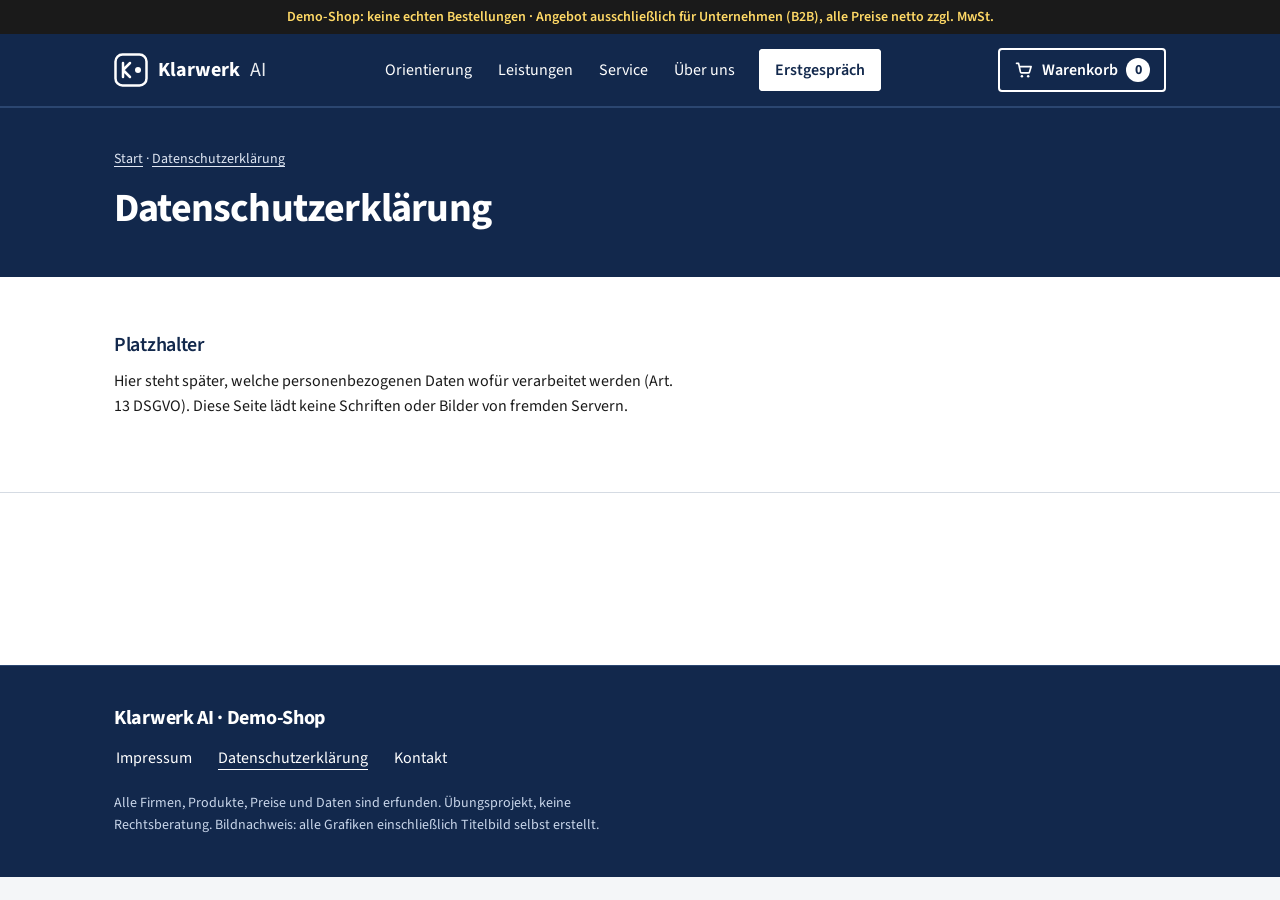
<file: website/datenschutz.html>
<!DOCTYPE html>
<html lang="de">
<head>
  <meta charset="utf-8">
  <meta name="viewport" content="width=device-width, initial-scale=1">
  <title>Datenschutzerklärung – Klarwerk AI (Demo-Shop)</title>
  <meta name="description" content="Datenschutzerklärung des Demo-Shops (Platzhalter). Alle Inhalte sind erfunden.">
  <link rel="stylesheet" href="css/klarwerk.css?v=2026-11-27">
  <link rel="icon" href="images/favicon.svg" type="image/svg+xml">
  <script src="js/app.js?v=2026-11-27" defer></script>
</head>
<body class="seite-recht">
  <a class="skip" href="#inhalt">Zum Inhalt springen</a>
  <div class="demo" role="note"><span class="demo-lang">Demo-Shop: keine echten Bestellungen · Angebot ausschließlich für Unternehmen (B2B), alle Preise netto zzgl. MwSt.</span><span class="demo-kurz">Demo-Shop: keine echten Bestellungen · nur B2B</span></div>
  <header class="kopf">
    <div class="wrap">
      <a class="logo" href="index.html" aria-label="Klarwerk AI, zur Startseite">
        <svg width="34" height="34" viewBox="0 0 34 34" aria-hidden="true" focusable="false">
          <rect x="1.5" y="1.5" width="31" height="31" rx="7" fill="none" stroke="#fff" stroke-width="2.5"/>
          <path d="M9 24V10m0 7l7-7m-7 7l7 7" fill="none" stroke="#fff" stroke-width="2.5" stroke-linecap="round" stroke-linejoin="round"/>
          <circle cx="24" cy="17" r="3" fill="#fff"/>
        </svg>
        Klarwerk <span>AI</span>
      </a>
      <button class="menue-btn" type="button" aria-expanded="false" aria-controls="hauptnav" hidden>Menü</button>
      <nav id="hauptnav" aria-label="Hauptnavigation">
        <ul>
          <li><a href="index.html#orientierung">Orientierung</a></li>
          <li><a href="index.html#produkte">Leistungen</a></li>
          <li><a href="service/index.html">Service</a></li>
          <li><a href="index.html#ueber-uns">Über uns</a></li>
          <li class="nav-cta"><a href="index.html#kontakt">Erstgespräch</a></li>
        </ul>
      </nav>
      <a class="warenkorb" href="warenkorb.html" id="warenkorb-link"><svg class="korb-icon" width="20" height="20" viewBox="0 0 24 24" aria-hidden="true" focusable="false"><path d="M3 4h2.5l2.2 10.2a1.5 1.5 0 0 0 1.5 1.2h7.9a1.5 1.5 0 0 0 1.5-1.1L20.5 8H6.4" fill="none" stroke="currentColor" stroke-width="2" stroke-linecap="round" stroke-linejoin="round"/><circle cx="9.5" cy="19.5" r="1.5" fill="currentColor"/><circle cx="17" cy="19.5" r="1.5" fill="currentColor"/></svg><span class="korb-text">Warenkorb</span> <span class="korb-zahl" id="anzahl">0</span></a>
    </div>
  </header>
  <main id="inhalt">
    <section class="seitenband" aria-labelledby="seitentitel">
      <div class="wrap">
        <p class="brot"><a href="index.html">Start</a> · <a href="datenschutz.html" aria-current="page">Datenschutzerklärung</a></p>
        <h1 id="seitentitel">Datenschutzerklärung</h1>
      </div>
    </section>
    <section class="service">
      <div class="wrap">
        <h2 class="sub recht-titel">Platzhalter</h2>
        <p>Hier steht später, welche personenbezogenen Daten wofür verarbeitet werden (Art. 13 DSGVO). Diese Seite lädt keine Schriften oder Bilder von fremden Servern.</p>
      </div>
    </section>
  </main>
  <footer>
    <div class="wrap">
      <h2>Klarwerk AI · Demo-Shop</h2>
      <nav aria-label="Rechtliches">
        <ul>
          <li><a href="impressum.html">Impressum</a></li>
          <li><a href="datenschutz.html" aria-current="page">Datenschutzerklärung</a></li>
          <li><a href="index.html#kontakt">Kontakt</a></li>
        </ul>
      </nav>
      <p class="klein">Alle Firmen, Produkte, Preise und Daten sind erfunden. Übungsprojekt, keine Rechtsberatung. Bildnachweis: alle Grafiken einschließlich Titelbild selbst erstellt.</p>
    </div>
  </footer>
</body>
</html>
</file>
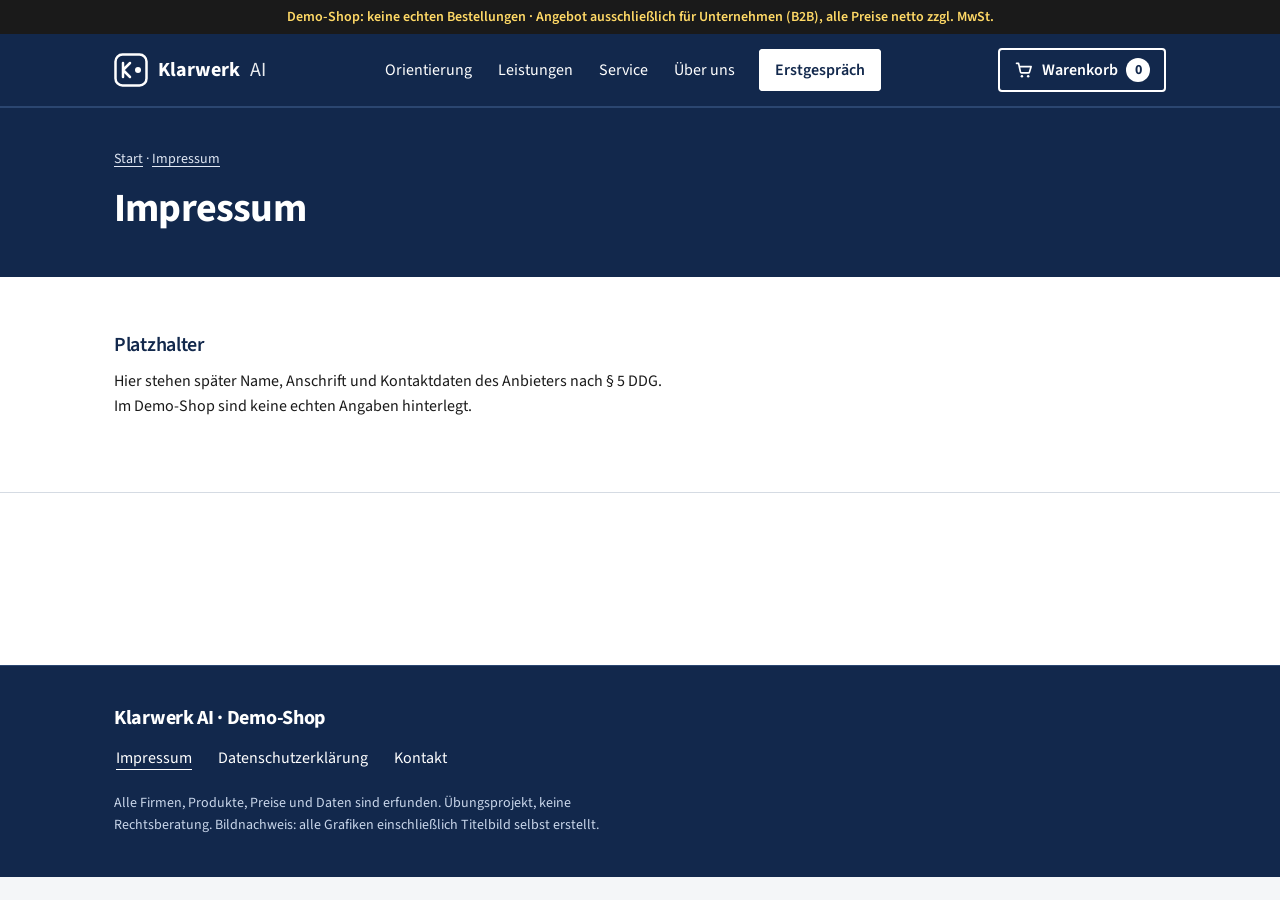
<file: website/impressum.html>
<!DOCTYPE html>
<html lang="de">
<head>
  <meta charset="utf-8">
  <meta name="viewport" content="width=device-width, initial-scale=1">
  <title>Impressum – Klarwerk AI (Demo-Shop)</title>
  <meta name="description" content="Impressum des Demo-Shops (Platzhalter). Alle Inhalte sind erfunden.">
  <link rel="stylesheet" href="css/klarwerk.css?v=2026-11-27">
  <link rel="icon" href="images/favicon.svg" type="image/svg+xml">
  <script src="js/app.js?v=2026-11-27" defer></script>
</head>
<body class="seite-recht">
  <a class="skip" href="#inhalt">Zum Inhalt springen</a>
  <div class="demo" role="note"><span class="demo-lang">Demo-Shop: keine echten Bestellungen · Angebot ausschließlich für Unternehmen (B2B), alle Preise netto zzgl. MwSt.</span><span class="demo-kurz">Demo-Shop: keine echten Bestellungen · nur B2B</span></div>
  <header class="kopf">
    <div class="wrap">
      <a class="logo" href="index.html" aria-label="Klarwerk AI, zur Startseite">
        <svg width="34" height="34" viewBox="0 0 34 34" aria-hidden="true" focusable="false">
          <rect x="1.5" y="1.5" width="31" height="31" rx="7" fill="none" stroke="#fff" stroke-width="2.5"/>
          <path d="M9 24V10m0 7l7-7m-7 7l7 7" fill="none" stroke="#fff" stroke-width="2.5" stroke-linecap="round" stroke-linejoin="round"/>
          <circle cx="24" cy="17" r="3" fill="#fff"/>
        </svg>
        Klarwerk <span>AI</span>
      </a>
      <button class="menue-btn" type="button" aria-expanded="false" aria-controls="hauptnav" hidden>Menü</button>
      <nav id="hauptnav" aria-label="Hauptnavigation">
        <ul>
          <li><a href="index.html#orientierung">Orientierung</a></li>
          <li><a href="index.html#produkte">Leistungen</a></li>
          <li><a href="service/index.html">Service</a></li>
          <li><a href="index.html#ueber-uns">Über uns</a></li>
          <li class="nav-cta"><a href="index.html#kontakt">Erstgespräch</a></li>
        </ul>
      </nav>
      <a class="warenkorb" href="warenkorb.html" id="warenkorb-link"><svg class="korb-icon" width="20" height="20" viewBox="0 0 24 24" aria-hidden="true" focusable="false"><path d="M3 4h2.5l2.2 10.2a1.5 1.5 0 0 0 1.5 1.2h7.9a1.5 1.5 0 0 0 1.5-1.1L20.5 8H6.4" fill="none" stroke="currentColor" stroke-width="2" stroke-linecap="round" stroke-linejoin="round"/><circle cx="9.5" cy="19.5" r="1.5" fill="currentColor"/><circle cx="17" cy="19.5" r="1.5" fill="currentColor"/></svg><span class="korb-text">Warenkorb</span> <span class="korb-zahl" id="anzahl">0</span></a>
    </div>
  </header>
  <main id="inhalt">
    <section class="seitenband" aria-labelledby="seitentitel">
      <div class="wrap">
        <p class="brot"><a href="index.html">Start</a> · <a href="impressum.html" aria-current="page">Impressum</a></p>
        <h1 id="seitentitel">Impressum</h1>
      </div>
    </section>
    <section class="service">
      <div class="wrap">
        <h2 class="sub recht-titel">Platzhalter</h2>
        <p>Hier stehen später Name, Anschrift und Kontaktdaten des Anbieters nach § 5 DDG. Im Demo-Shop sind keine echten Angaben hinterlegt.</p>
      </div>
    </section>
  </main>
  <footer>
    <div class="wrap">
      <h2>Klarwerk AI · Demo-Shop</h2>
      <nav aria-label="Rechtliches">
        <ul>
          <li><a href="impressum.html" aria-current="page">Impressum</a></li>
          <li><a href="datenschutz.html">Datenschutzerklärung</a></li>
          <li><a href="index.html#kontakt">Kontakt</a></li>
        </ul>
      </nav>
      <p class="klein">Alle Firmen, Produkte, Preise und Daten sind erfunden. Übungsprojekt, keine Rechtsberatung. Bildnachweis: alle Grafiken einschließlich Titelbild selbst erstellt.</p>
    </div>
  </footer>
</body>
</html>
</file>
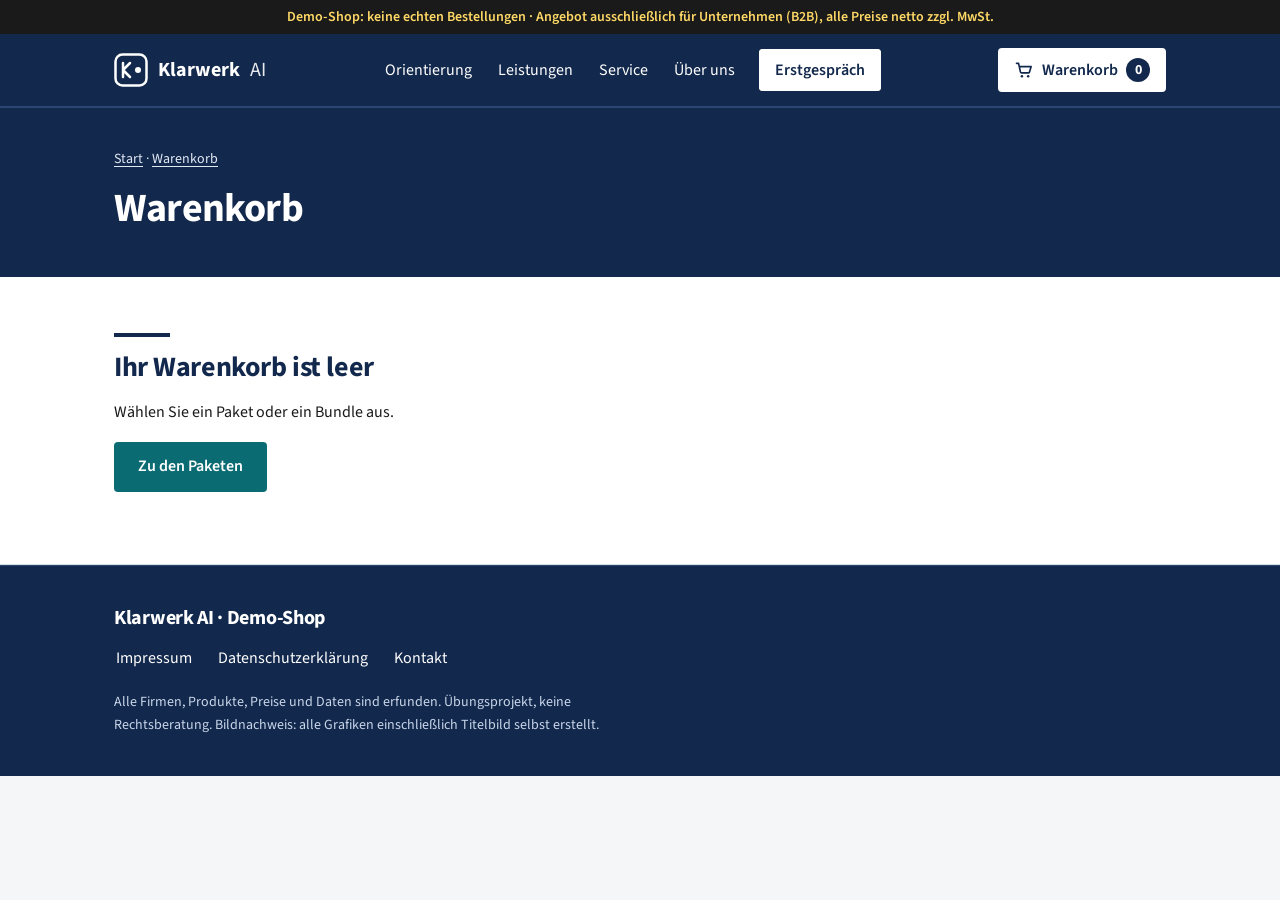
<file: website/warenkorb.html>
<!DOCTYPE html>
<html lang="de">
<head>
  <meta charset="utf-8">
  <meta name="viewport" content="width=device-width, initial-scale=1">
  <title>Warenkorb – Klarwerk AI (Demo-Shop)</title>
  <meta name="description" content="Warenkorb des Demo-Shops: Pakete, Mengen und Summen. Es wird nichts bestellt und nichts bezahlt. Alle Inhalte sind erfunden.">
  <link rel="stylesheet" href="css/klarwerk.css?v=2026-11-27">
  <link rel="icon" href="images/favicon.svg" type="image/svg+xml">
  <script src="js/app.js?v=2026-11-27" defer></script>
</head>
<body class="seite-warenkorb">
  <a class="skip" href="#inhalt">Zum Inhalt springen</a>
  <div class="demo" role="note"><span class="demo-lang">Demo-Shop: keine echten Bestellungen · Angebot ausschließlich für Unternehmen (B2B), alle Preise netto zzgl. MwSt.</span><span class="demo-kurz">Demo-Shop: keine echten Bestellungen · nur B2B</span></div>
  <header class="kopf">
    <div class="wrap">
      <a class="logo" href="index.html" aria-label="Klarwerk AI, zur Startseite">
        <svg width="34" height="34" viewBox="0 0 34 34" aria-hidden="true" focusable="false">
          <rect x="1.5" y="1.5" width="31" height="31" rx="7" fill="none" stroke="#fff" stroke-width="2.5"/>
          <path d="M9 24V10m0 7l7-7m-7 7l7 7" fill="none" stroke="#fff" stroke-width="2.5" stroke-linecap="round" stroke-linejoin="round"/>
          <circle cx="24" cy="17" r="3" fill="#fff"/>
        </svg>
        Klarwerk <span>AI</span>
      </a>
      <button class="menue-btn" type="button" aria-expanded="false" aria-controls="hauptnav" hidden>Menü</button>
      <nav id="hauptnav" aria-label="Hauptnavigation">
        <ul>
          <li><a href="index.html#orientierung">Orientierung</a></li>
          <li><a href="index.html#produkte">Leistungen</a></li>
          <li><a href="service/index.html">Service</a></li>
          <li><a href="index.html#ueber-uns">Über uns</a></li>
          <li class="nav-cta"><a href="index.html#kontakt">Erstgespräch</a></li>
        </ul>
      </nav>
      <a class="warenkorb" href="warenkorb.html" id="warenkorb-link" aria-current="page"><svg class="korb-icon" width="20" height="20" viewBox="0 0 24 24" aria-hidden="true" focusable="false"><path d="M3 4h2.5l2.2 10.2a1.5 1.5 0 0 0 1.5 1.2h7.9a1.5 1.5 0 0 0 1.5-1.1L20.5 8H6.4" fill="none" stroke="currentColor" stroke-width="2" stroke-linecap="round" stroke-linejoin="round"/><circle cx="9.5" cy="19.5" r="1.5" fill="currentColor"/><circle cx="17" cy="19.5" r="1.5" fill="currentColor"/></svg><span class="korb-text">Warenkorb</span> <span class="korb-zahl" id="anzahl">0</span></a>
    </div>
  </header>
  <main id="inhalt">
    <section class="seitenband" aria-labelledby="seitentitel">
      <div class="wrap">
        <p class="brot"><a href="index.html">Start</a> · <a href="warenkorb.html" aria-current="page">Warenkorb</a></p>
        <h1 id="seitentitel">Warenkorb</h1>
      </div>
    </section>
    <section class="korb-bereich">
      <div class="wrap">
        <!-- Inhalt baut js/app.js (Abschnitt 3) aus dem Speicher auf; ohne JavaScript bleibt dieser Hinweis stehen -->
        <div id="korb">
          <p>Der Warenkorb braucht JavaScript. Bitte aktivieren Sie JavaScript in Ihrem Browser.</p>
          <p><a class="btn" href="index.html#produkte">Zu den Paketen</a></p>
        </div>
      </div>
    </section>
  </main>
  <footer>
    <div class="wrap">
      <h2>Klarwerk AI · Demo-Shop</h2>
      <nav aria-label="Rechtliches">
        <ul>
          <li><a href="impressum.html">Impressum</a></li>
          <li><a href="datenschutz.html">Datenschutzerklärung</a></li>
          <li><a href="index.html#kontakt">Kontakt</a></li>
        </ul>
      </nav>
      <p class="klein">Alle Firmen, Produkte, Preise und Daten sind erfunden. Übungsprojekt, keine Rechtsberatung. Bildnachweis: alle Grafiken einschließlich Titelbild selbst erstellt.</p>
    </div>
  </footer>
</body>
</html>
</file>
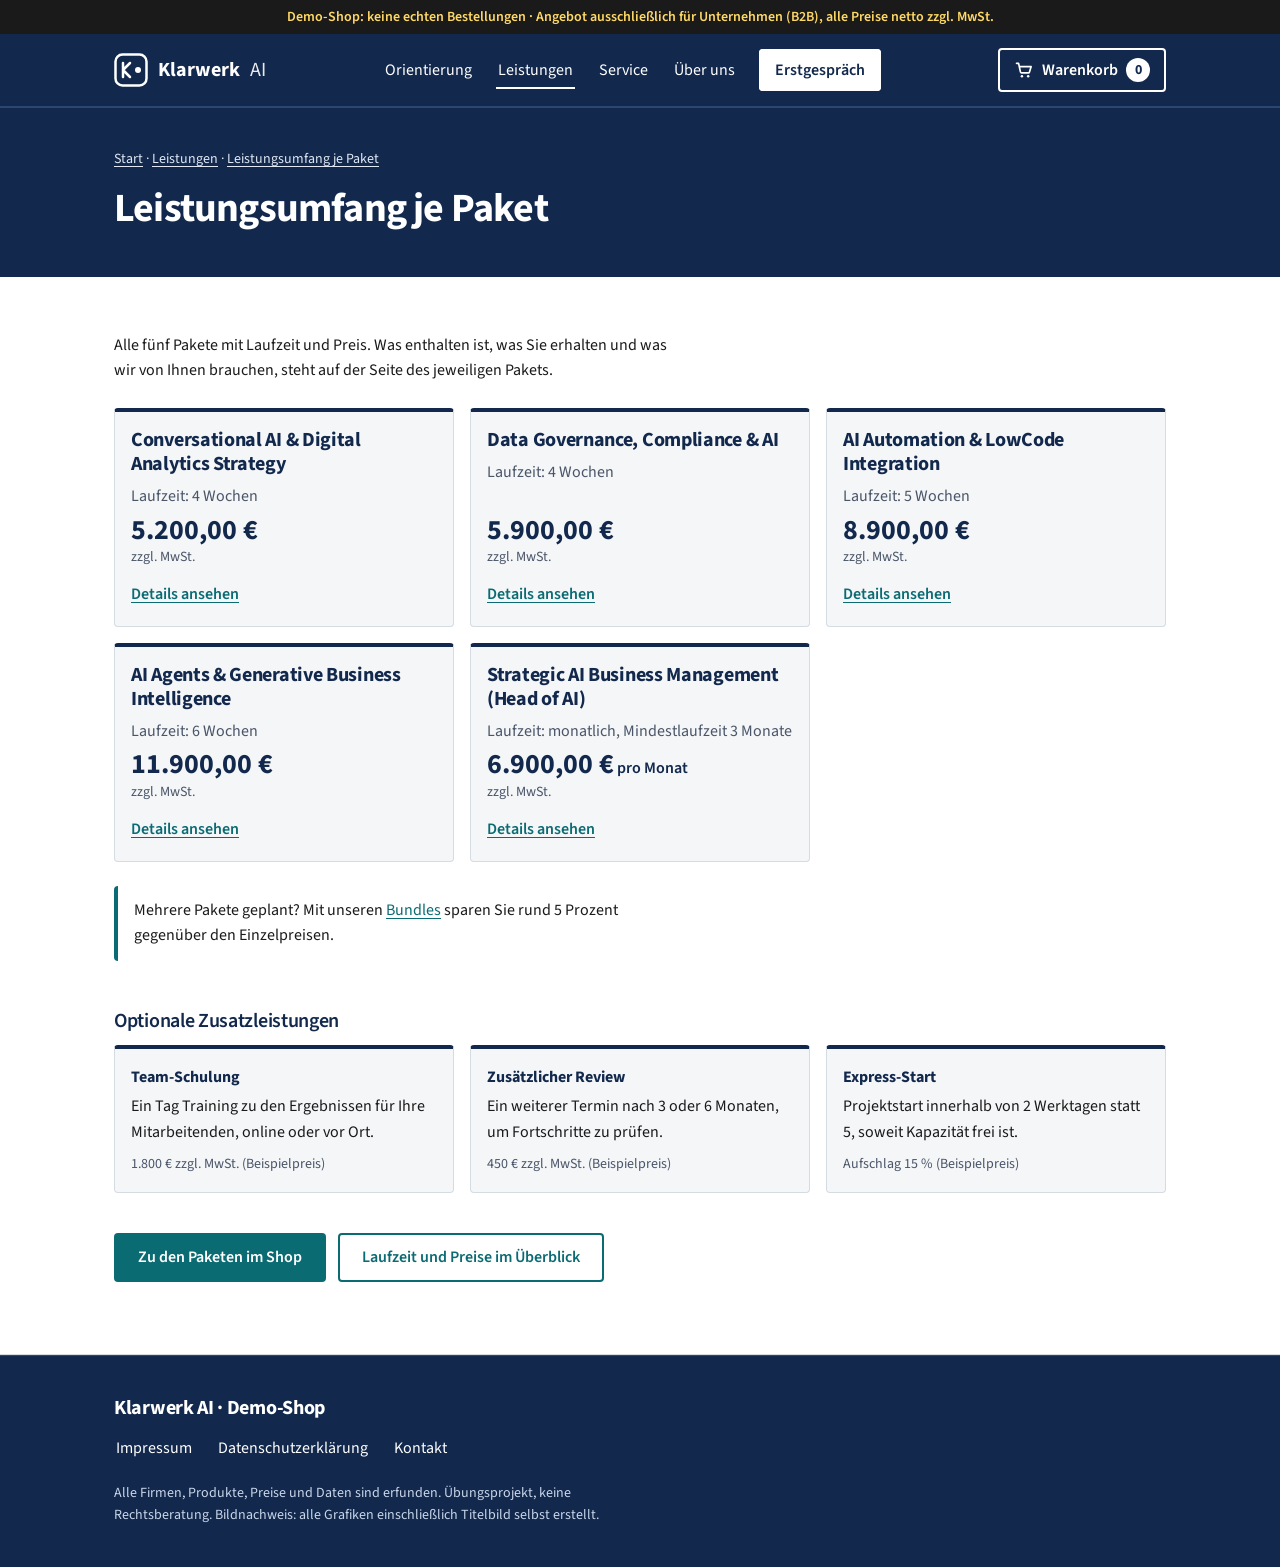
<file: website/leistungen/paketumfang.html>
<!DOCTYPE html>
<html lang="de">
<head>
  <meta charset="utf-8">
  <meta name="viewport" content="width=device-width, initial-scale=1">
  <title>Leistungsumfang je Paket – Klarwerk AI (Demo-Shop)</title>
  <meta name="description" content="Kurzübersicht aller fünf Pakete mit Laufzeit, Preis und Link zur Paketseite. Alle Inhalte sind erfunden.">
  <link rel="stylesheet" href="../css/klarwerk.css?v=2026-11-27">
  <link rel="icon" href="../images/favicon.svg" type="image/svg+xml">
  <script src="../js/app.js?v=2026-11-27" defer></script>
</head>
<body>
  <a class="skip" href="#inhalt">Zum Inhalt springen</a>
  <div class="demo" role="note"><span class="demo-lang">Demo-Shop: keine echten Bestellungen · Angebot ausschließlich für Unternehmen (B2B), alle Preise netto zzgl. MwSt.</span><span class="demo-kurz">Demo-Shop: keine echten Bestellungen · nur B2B</span></div>
  <header class="kopf">
    <div class="wrap">
      <a class="logo" href="../index.html" aria-label="Klarwerk AI, zur Startseite">
        <svg width="34" height="34" viewBox="0 0 34 34" aria-hidden="true" focusable="false">
          <rect x="1.5" y="1.5" width="31" height="31" rx="7" fill="none" stroke="#fff" stroke-width="2.5"/>
          <path d="M9 24V10m0 7l7-7m-7 7l7 7" fill="none" stroke="#fff" stroke-width="2.5" stroke-linecap="round" stroke-linejoin="round"/>
          <circle cx="24" cy="17" r="3" fill="#fff"/>
        </svg>
        Klarwerk <span>AI</span>
      </a>
      <button class="menue-btn" type="button" aria-expanded="false" aria-controls="hauptnav" hidden>Menü</button>
      <nav id="hauptnav" aria-label="Hauptnavigation">
        <ul>
          <li><a href="../index.html#orientierung">Orientierung</a></li>
          <li><a href="../index.html#produkte" aria-current="page">Leistungen</a></li>
          <li><a href="../service/index.html">Service</a></li>
          <li><a href="../index.html#ueber-uns">Über uns</a></li>
          <li class="nav-cta"><a href="../index.html#kontakt">Erstgespräch</a></li>
        </ul>
      </nav>
      <a class="warenkorb" href="../warenkorb.html" id="warenkorb-link"><svg class="korb-icon" width="20" height="20" viewBox="0 0 24 24" aria-hidden="true" focusable="false"><path d="M3 4h2.5l2.2 10.2a1.5 1.5 0 0 0 1.5 1.2h7.9a1.5 1.5 0 0 0 1.5-1.1L20.5 8H6.4" fill="none" stroke="currentColor" stroke-width="2" stroke-linecap="round" stroke-linejoin="round"/><circle cx="9.5" cy="19.5" r="1.5" fill="currentColor"/><circle cx="17" cy="19.5" r="1.5" fill="currentColor"/></svg><span class="korb-text">Warenkorb</span> <span class="korb-zahl" id="anzahl">0</span></a>
    </div>
  </header>
  <main id="inhalt">
    <section class="seitenband" aria-labelledby="seitentitel">
      <div class="wrap">
        <p class="brot"><a href="../index.html">Start</a> · <a href="index.html">Leistungen</a> · <a href="paketumfang.html">Leistungsumfang je Paket</a></p>
        <h1 id="seitentitel">Leistungsumfang je Paket</h1>
      </div>
    </section>
    <section class="service">
      <div class="wrap">
        <p>Alle fünf Pakete mit Laufzeit und Preis. Was enthalten ist, was Sie erhalten und was wir von Ihnen brauchen, steht auf der Seite des jeweiligen Pakets.</p>
        <ul class="paket-uebersicht">
          <li><h2>Conversational AI &amp; Digital Analytics Strategy</h2><p class="laufzeit">Laufzeit: 4 Wochen</p><p class="preis">5.200,00 €</p><p class="preis-hinweis">zzgl. MwSt.</p><a href="../produkte/strategie.html">Details ansehen<span class="sr-nur">: Conversational AI &amp; Digital Analytics Strategy</span></a></li>
          <li><h2>Data Governance, Compliance &amp; AI</h2><p class="laufzeit">Laufzeit: 4 Wochen</p><p class="preis">5.900,00 €</p><p class="preis-hinweis">zzgl. MwSt.</p><a href="../produkte/governance.html">Details ansehen<span class="sr-nur">: Data Governance, Compliance &amp; AI</span></a></li>
          <li><h2>AI Automation &amp; LowCode Integration</h2><p class="laufzeit">Laufzeit: 5 Wochen</p><p class="preis">8.900,00 €</p><p class="preis-hinweis">zzgl. MwSt.</p><a href="../produkte/automatisierung.html">Details ansehen<span class="sr-nur">: AI Automation &amp; LowCode Integration</span></a></li>
          <li><h2>AI Agents &amp; Generative Business Intelligence</h2><p class="laufzeit">Laufzeit: 6 Wochen</p><p class="preis">11.900,00 €</p><p class="preis-hinweis">zzgl. MwSt.</p><a href="../produkte/agenten-bi.html">Details ansehen<span class="sr-nur">: AI Agents &amp; Generative Business Intelligence</span></a></li>
          <li><h2>Strategic AI Business Management (Head of AI)</h2><p class="laufzeit">Laufzeit: monatlich, Mindestlaufzeit 3 Monate</p><p class="preis">6.900,00 €<span class="proz"> pro Monat</span></p><p class="preis-hinweis">zzgl. MwSt.</p><a href="../produkte/head-of-ai.html">Details ansehen<span class="sr-nur">: Strategic AI Business Management (Head of AI)</span></a></li>
        </ul>

        <p class="hinweis-bundles">Mehrere Pakete geplant? Mit unseren <a href="../index.html#bundles-titel">Bundles</a> sparen Sie rund 5 Prozent gegenüber den Einzelpreisen.</p>

        <h2 class="sub">Optionale Zusatzleistungen</h2>
        <ul class="optionen">
          <li><strong>Team-Schulung</strong><p>Ein Tag Training zu den Ergebnissen für Ihre Mitarbeitenden, online oder vor Ort.</p><p class="opt-preis">1.800 € zzgl. MwSt. (Beispielpreis)</p></li>
          <li><strong>Zusätzlicher Review</strong><p>Ein weiterer Termin nach 3 oder 6 Monaten, um Fortschritte zu prüfen.</p><p class="opt-preis">450 € zzgl. MwSt. (Beispielpreis)</p></li>
          <li><strong>Express-Start</strong><p>Projektstart innerhalb von 2 Werktagen statt 5, soweit Kapazität frei ist.</p><p class="opt-preis">Aufschlag 15 % (Beispielpreis)</p></li>
        </ul>

        <p class="weiter"><a class="btn" href="../index.html#produkte">Zu den Paketen im Shop</a><a class="btn btn-zweit" href="index.html">Laufzeit und Preise im Überblick</a></p>
      </div>
    </section>
  </main>
  <footer>
    <div class="wrap">
      <h2>Klarwerk AI · Demo-Shop</h2>
      <nav aria-label="Rechtliches">
        <ul>
          <li><a href="../impressum.html">Impressum</a></li>
          <li><a href="../datenschutz.html">Datenschutzerklärung</a></li>
          <li><a href="../index.html#kontakt">Kontakt</a></li>
        </ul>
      </nav>
      <p class="klein">Alle Firmen, Produkte, Preise und Daten sind erfunden. Übungsprojekt, keine Rechtsberatung. Bildnachweis: alle Grafiken einschließlich Titelbild selbst erstellt.</p>
    </div>
  </footer>
</body>
</html>
</file>
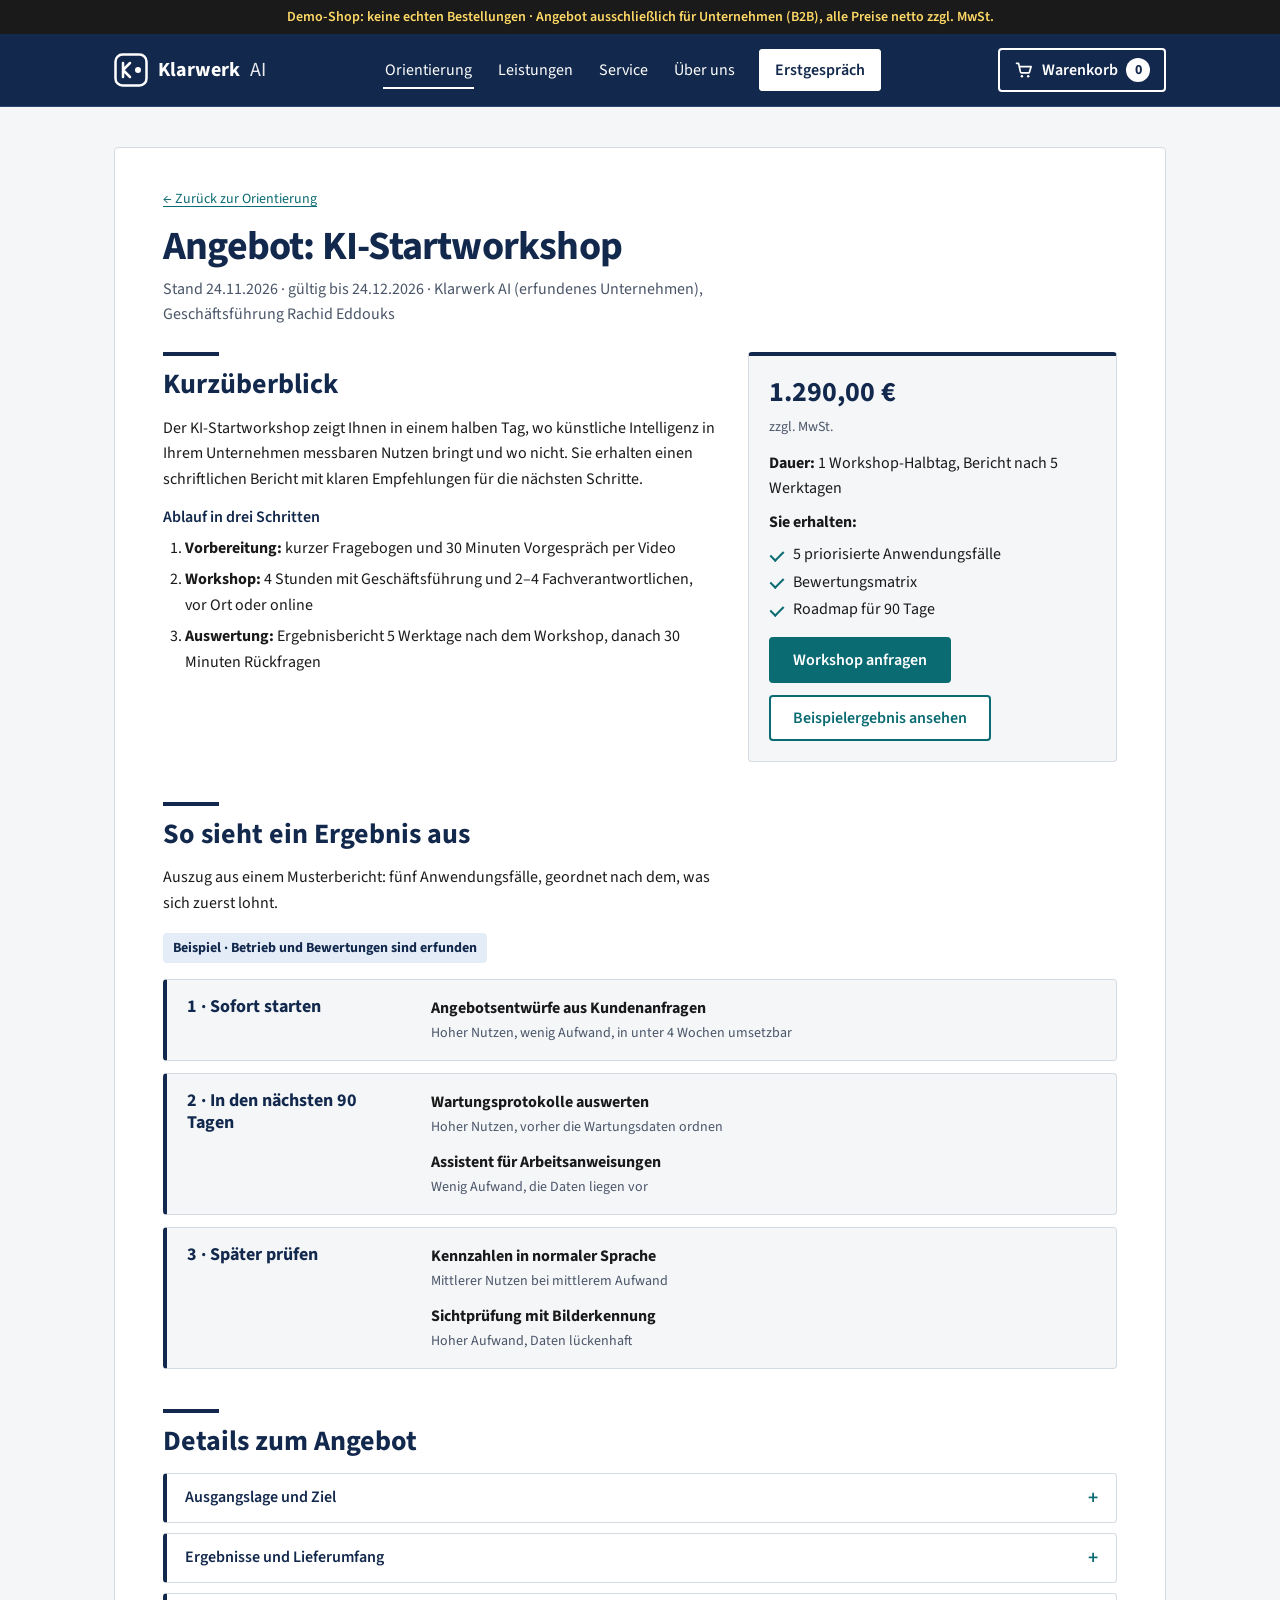
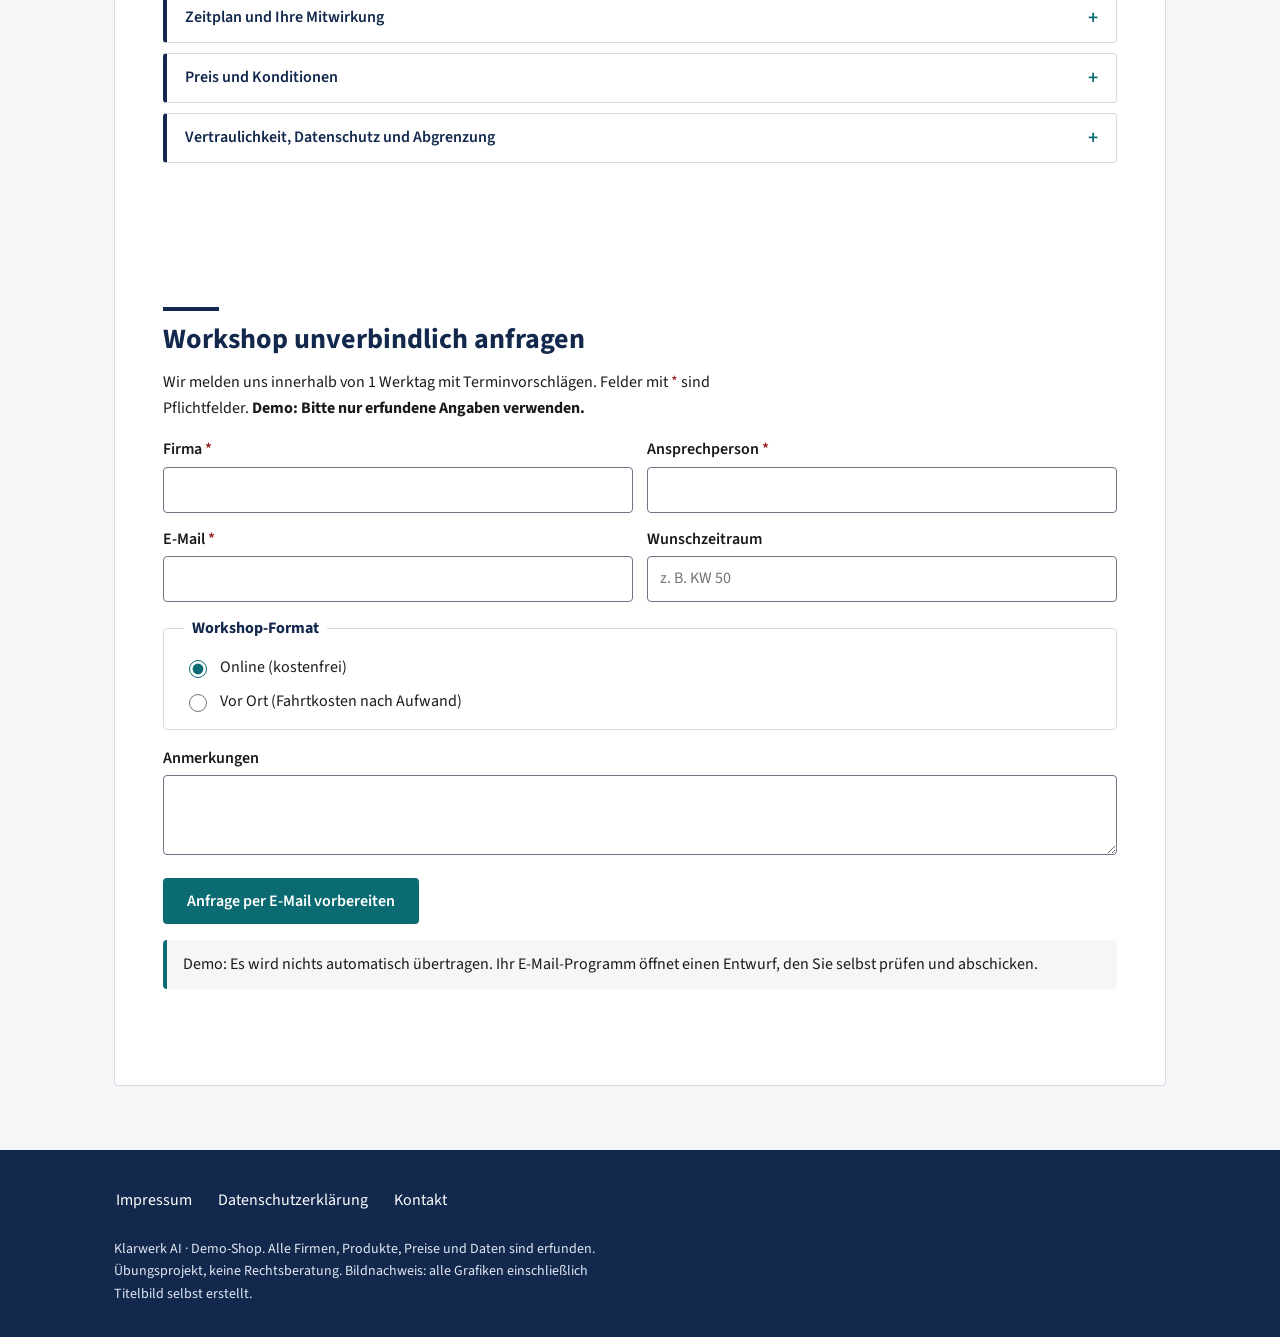
<file: website/orientierung/potenzial-check.html>
<!DOCTYPE html>
<html lang="de">
<head>
  <meta charset="utf-8">
  <meta name="viewport" content="width=device-width, initial-scale=1">
  <title>Angebot: KI-Startworkshop – Klarwerk AI (Demo-Shop)</title>
  <meta name="description" content="Demo-Angebot: KI-Startworkshop als Festpreis. Zusammenfassung, Details zum Aufklappen und unverbindliche Anfrage per E-Mail. Alle Inhalte sind erfunden.">
  <link rel="stylesheet" href="../css/klarwerk.css?v=2026-11-27">
  <link rel="icon" href="../images/favicon.svg" type="image/svg+xml">
  <script src="../js/app.js?v=2026-11-27" defer></script>
  <script src="../js/potenzial-check.js?v=2026-11-27" defer></script>
</head>
<body class="seite-potenzial">
  <a class="skip" href="#inhalt">Zum Inhalt springen</a>
  <div class="demo" role="note"><span class="demo-lang">Demo-Shop: keine echten Bestellungen · Angebot ausschließlich für Unternehmen (B2B), alle Preise netto zzgl. MwSt.</span><span class="demo-kurz">Demo-Shop: keine echten Bestellungen · nur B2B</span></div>

  <header class="kopf">
    <div class="wrap">
      <a class="logo" href="../index.html" aria-label="Klarwerk AI, zur Startseite">
        <svg width="34" height="34" viewBox="0 0 34 34" aria-hidden="true" focusable="false">
          <rect x="1.5" y="1.5" width="31" height="31" rx="7" fill="none" stroke="#fff" stroke-width="2.5"/>
          <path d="M9 24V10m0 7l7-7m-7 7l7 7" fill="none" stroke="#fff" stroke-width="2.5" stroke-linecap="round" stroke-linejoin="round"/>
          <circle cx="24" cy="17" r="3" fill="#fff"/>
        </svg>
        Klarwerk <span>AI</span>
      </a>
      <button class="menue-btn" type="button" aria-expanded="false" aria-controls="hauptnav" hidden>Menü</button>
      <nav id="hauptnav" aria-label="Hauptnavigation">
        <ul>
          <li><a href="../index.html#orientierung" aria-current="page">Orientierung</a></li>
          <li><a href="../index.html#produkte">Leistungen</a></li>
          <li><a href="../service/index.html">Service</a></li>
          <li><a href="../index.html#ueber-uns">Über uns</a></li>
          <li class="nav-cta"><a href="../index.html#kontakt">Erstgespräch</a></li>
        </ul>
      </nav>
      <a class="warenkorb" href="../warenkorb.html" id="warenkorb-link"><svg class="korb-icon" width="20" height="20" viewBox="0 0 24 24" aria-hidden="true" focusable="false"><path d="M3 4h2.5l2.2 10.2a1.5 1.5 0 0 0 1.5 1.2h7.9a1.5 1.5 0 0 0 1.5-1.1L20.5 8H6.4" fill="none" stroke="currentColor" stroke-width="2" stroke-linecap="round" stroke-linejoin="round"/><circle cx="9.5" cy="19.5" r="1.5" fill="currentColor"/><circle cx="17" cy="19.5" r="1.5" fill="currentColor"/></svg><span class="korb-text">Warenkorb</span> <span class="korb-zahl" id="anzahl">0</span></a>
    </div>
  </header>

  <main id="inhalt">
    <div class="wrap">
      <article class="doc">
        <p class="klein nicht-druck"><a href="../index.html#orientierung">← Zurück zur Orientierung</a></p>
        <p class="nur-druck klein">Klarwerk AI · Demo-Shop · Alle Angaben sind erfunden</p>
        <h1>Angebot: KI-Startworkshop</h1>
        <p class="meta">Stand 24.11.2026 · gültig bis 24.12.2026 · Klarwerk AI (erfundenes Unternehmen), Geschäftsführung Rachid Eddouks</p>

        <!-- Zusammenfassung: immer sichtbar -->
        <div class="angebot-kurz">
          <div>
            <h2 class="kein-abstand-oben">Kurzüberblick</h2>
            <p>Der KI-Startworkshop zeigt Ihnen in einem halben Tag, wo künstliche Intelligenz in Ihrem Unternehmen messbaren Nutzen bringt und wo nicht. Sie erhalten einen schriftlichen Bericht mit klaren Empfehlungen für die nächsten Schritte.</p>
            <h3>Ablauf in drei Schritten</h3>
            <ol class="ablauf">
              <li><strong>Vorbereitung:</strong> kurzer Fragebogen und 30 Minuten Vorgespräch per Video</li>
              <li><strong>Workshop:</strong> 4 Stunden mit Geschäftsführung und 2–4 Fachverantwortlichen, vor Ort oder online</li>
              <li><strong>Auswertung:</strong> Ergebnisbericht 5 Werktage nach dem Workshop, danach 30 Minuten Rückfragen</li>
            </ol>
          </div>
          <div class="kaufbox">
            <p class="preis">1.290,00 €</p>
            <p class="preis-hinweis">zzgl. MwSt.</p>
            <p class="laufzeit"><strong>Dauer:</strong> 1 Workshop-Halbtag, Bericht nach 5 Werktagen</p>
            <p><strong>Sie erhalten:</strong></p>
            <ul class="haken">
              <li>5 priorisierte Anwendungsfälle</li>
              <li>Bewertungsmatrix</li>
              <li>Roadmap für 90 Tage</li>
            </ul>
            <div class="kauf-knoepfe nicht-druck">
              <a class="btn" href="#anfrage">Workshop anfragen</a>
              <a class="btn zweit" href="#beispiel">Beispielergebnis ansehen</a>
            </div>
          </div>
        </div>

        <!-- Beispielergebnis (Muster, erfunden; nicht im Ausdruck) -->
        <section class="beispiel-ergebnis nicht-druck" id="beispiel" aria-labelledby="beispiel-titel">
          <h2 id="beispiel-titel">So sieht ein Ergebnis aus</h2>
          <p>Auszug aus einem Musterbericht: fünf Anwendungsfälle, geordnet nach dem, was sich zuerst lohnt.</p>
          <p class="muster-marke">Beispiel · Betrieb und Bewertungen sind erfunden</p>
          <ol class="prioritaet">
            <li>
              <h3>Sofort starten</h3>
              <ul>
                <li><strong>Angebotsentwürfe aus Kundenanfragen</strong><span>Hoher Nutzen, wenig Aufwand, in unter 4 Wochen umsetzbar</span></li>
              </ul>
            </li>
            <li>
              <h3>In den nächsten 90 Tagen</h3>
              <ul>
                <li><strong>Wartungsprotokolle auswerten</strong><span>Hoher Nutzen, vorher die Wartungsdaten ordnen</span></li>
                <li><strong>Assistent für Arbeitsanweisungen</strong><span>Wenig Aufwand, die Daten liegen vor</span></li>
              </ul>
            </li>
            <li>
              <h3>Später prüfen</h3>
              <ul>
                <li><strong>Kennzahlen in normaler Sprache</strong><span>Mittlerer Nutzen bei mittlerem Aufwand</span></li>
                <li><strong>Sichtprüfung mit Bilderkennung</strong><span>Hoher Aufwand, Daten lückenhaft</span></li>
              </ul>
            </li>
          </ol>
        </section>

        <!-- Details zum Aufklappen (beim Drucken offen) -->
        <h2>Details zum Angebot</h2>
        <details>
          <summary><h3>Ausgangslage und Ziel</h3></summary>
          <div>
            <p>Viele Unternehmen spüren den Druck, KI einzusetzen, wissen aber nicht, wo sie anfangen sollen. Ohne Struktur entstehen Insellösungen, unklare Kosten und rechtliche Risiken.</p>
            <p>Der Startworkshop schafft in kurzer Zeit eine fundierte Entscheidungsgrundlage. Er beantwortet drei Fragen:</p>
            <ul>
              <li>Welche Prozesse in Ihrem Unternehmen eignen sich für KI, und mit welchem Nutzen?</li>
              <li>Was ist mit wenig Aufwand schnell umsetzbar, was braucht Vorbereitung?</li>
              <li>Welche Risiken (Datenschutz, EU AI Act, Abhängigkeit von Anbietern) müssen Sie beachten?</li>
            </ul>
          </div>
        </details>

        <details>
          <summary><h3>Ergebnisse und Lieferumfang</h3></summary>
          <div>
            <p>Sie erhalten einen Ergebnisbericht (PDF, ca. 12–15 Seiten) mit folgenden Bestandteilen:</p>
            <table class="tab">
              <thead><tr><th scope="col">Baustein</th><th scope="col">Inhalt</th></tr></thead>
              <tbody>
                <tr><th scope="row">Ist-Analyse</th><td>Zusammenfassung Ihrer Prozesse und der digitalen Ausgangslage</td></tr>
                <tr><th scope="row">Use-Case-Katalog</th><td>5 priorisierte KI-Anwendungsfälle mit Beschreibung und Nutzenpotenzial</td></tr>
                <tr><th scope="row">Bewertungsmatrix</th><td>Nutzen, Aufwand, Datenlage und Risiko je Anwendungsfall</td></tr>
                <tr><th scope="row">Quick Wins</th><td>1–2 Maßnahmen, die in unter 4 Wochen umsetzbar sind</td></tr>
                <tr><th scope="row">Risikoübersicht</th><td>Hinweise zu Datenschutz (DSGVO), EU AI Act und Anbieterabhängigkeit</td></tr>
                <tr><th scope="row">Roadmap</th><td>Empfohlene Reihenfolge der nächsten 90 Tage mit grober Kostenschätzung</td></tr>
              </tbody>
            </table>
            <p>Alle Ergebnisse gehen in Ihr Eigentum über. Eine rechtsverbindliche Prüfung ersetzt der Bericht nicht.</p>
          </div>
        </details>

        <details>
          <summary><h3>Zeitplan und Ihre Mitwirkung</h3></summary>
          <div>
            <p>Vom Auftrag bis zum Bericht vergehen in der Regel zwei bis drei Wochen.</p>
            <table class="tab">
              <thead><tr><th scope="col">Schritt</th><th scope="col">Zeitpunkt</th></tr></thead>
              <tbody>
                <tr><th scope="row">Auftragserteilung</th><td>Tag 0</td></tr>
                <tr><th scope="row">Fragebogen und Vorgespräch</th><td>bis Tag 5</td></tr>
                <tr><th scope="row">Workshop</th><td>Woche 2 (Termin nach Absprache)</td></tr>
                <tr><th scope="row">Lieferung des Ergebnisberichts</th><td>5 Werktage nach dem Workshop</td></tr>
                <tr><th scope="row">Rückfragerunde (30 Min.)</th><td>innerhalb von 14 Tagen nach Berichtsübergabe</td></tr>
              </tbody>
            </table>
            <p><strong>Ihre Mitwirkung:</strong></p>
            <ul>
              <li>Eine Ansprechperson für die Terminabstimmung</li>
              <li>Teilnahme der Geschäftsführung und 2–4 Fachverantwortlicher am Workshop</li>
              <li>Bereitstellung relevanter Prozessbeschreibungen oder Systemlisten, soweit vorhanden</li>
            </ul>
          </div>
        </details>

        <details>
          <summary><h3>Preis und Konditionen</h3></summary>
          <div>
            <p>Der KI-Startworkshop kostet 1.290 € netto als Festpreis, zuzüglich gesetzlicher Umsatzsteuer.</p>
            <table class="tab">
              <thead><tr><th scope="col">Position</th><th scope="col" class="r">Betrag</th></tr></thead>
              <tbody>
                <tr><td>Vorbereitung, Workshop (ca. 4 Std.), Auswertung, Ergebnisbericht</td><td class="r">1.290,00 €</td></tr>
                <tr><td>Umsatzsteuer 19 %</td><td class="r">245,10 €</td></tr>
                <tr><td><strong>Gesamt brutto</strong></td><td class="r"><strong>1.535,10 €</strong></td></tr>
              </tbody>
            </table>
            <ul>
              <li><strong>Reisekosten:</strong> Bei Workshops vor Ort berechnen wir Fahrtkosten nach tatsächlichem Aufwand. Online-Workshops sind kostenfrei.</li>
              <li><strong>Zahlung:</strong> 14 Tage netto nach Rechnungsstellung, Rechnung nach Lieferung des Berichts.</li>
              <li><strong>Terminverschiebung:</strong> Kostenfrei bis 5 Werktage vor dem Workshop, danach 50 % des Preises.</li>
              <li><strong>Gültigkeit:</strong> Dieses Angebot gilt 30 Tage ab dem oben genannten Datum.</li>
              <li><strong>Anrechnung:</strong> Beauftragen Sie innerhalb von 60 Tagen nach Berichtsübergabe ein Folgeprojekt, rechnen wir 500 € netto darauf an.</li>
            </ul>
          </div>
        </details>

        <details>
          <summary><h3>Vertraulichkeit, Datenschutz und Abgrenzung</h3></summary>
          <div>
            <p>Alle Informationen aus dem Workshop behandeln wir vertraulich und geben sie nicht an Dritte weiter. Auf Wunsch unterzeichnen wir vorab eine Vertraulichkeitsvereinbarung (NDA). Personenbezogene Daten werden nicht benötigt; bitte geben Sie im Workshop keine echten Kundendaten frei.</p>
            <p><strong>Nicht Bestandteil des Workshops:</strong></p>
            <ul>
              <li>Technische Umsetzung oder Programmierung von KI-Lösungen</li>
              <li>Rechtsberatung (der Bericht gibt Hinweise, ersetzt aber keine anwaltliche Prüfung)</li>
              <li>Garantie bestimmter Einspar- oder Umsatzeffekte; Nutzenangaben sind Schätzungen auf Basis Ihrer Angaben</li>
            </ul>
            <p>Weiterführende Leistungen wie Strategie-Paket oder Head-of-AI-Begleitung werden bei Bedarf separat angeboten.</p>
          </div>
        </details>

        <!-- Kurzanfrage: öffnet nur einen E-Mail-Entwurf -->
        <section class="anfrage nicht-druck" id="anfrage" aria-labelledby="anfrage-titel">
          <h2 id="anfrage-titel">Workshop unverbindlich anfragen</h2>
          <p>Wir melden uns innerhalb von 1 Werktag mit Terminvorschlägen. Felder mit <span class="pflicht" aria-hidden="true">*</span> sind Pflichtfelder. <strong>Demo: Bitte nur erfundene Angaben verwenden.</strong></p>
          <form id="anfrage-form" novalidate>
            <div class="zeile">
              <div class="feld"><label for="firma">Firma <span class="pflicht" aria-hidden="true">*</span></label><input type="text" id="firma" name="Firma" required autocomplete="organization"></div>
              <div class="feld"><label for="person">Ansprechperson <span class="pflicht" aria-hidden="true">*</span></label><input type="text" id="person" name="Ansprechperson" required autocomplete="name"></div>
            </div>
            <div class="zeile">
              <div class="feld"><label for="mail">E-Mail <span class="pflicht" aria-hidden="true">*</span></label><input type="email" id="mail" name="E-Mail" required autocomplete="email"></div>
              <div class="feld"><label for="zeitraum">Wunschzeitraum</label><input type="text" id="zeitraum" name="Wunschzeitraum" placeholder="z. B. KW 50"></div>
            </div>
            <fieldset class="format">
              <legend>Workshop-Format</legend>
              <label class="opt"><input type="radio" name="Format" value="online" checked> Online (kostenfrei)</label>
              <label class="opt"><input type="radio" name="Format" value="vor Ort"> Vor Ort (Fahrtkosten nach Aufwand)</label>
            </fieldset>
            <div class="feld"><label for="anm">Anmerkungen</label><textarea id="anm" name="Anmerkungen"></textarea></div>
            <div class="aktionen">
              <button type="submit" class="btn">Anfrage per E-Mail vorbereiten</button>
            </div>
            <div id="meldung" role="status" aria-live="polite">Demo: Es wird nichts automatisch übertragen. Ihr E-Mail-Programm öffnet einen Entwurf, den Sie selbst prüfen und abschicken.</div>
          </form>
        </section>
      </article>
    </div>
  </main>

  <footer>
    <div class="wrap">
      <nav aria-label="Rechtliches">
        <ul>
          <li><a href="../impressum.html">Impressum</a></li>
          <li><a href="../datenschutz.html">Datenschutzerklärung</a></li>
          <li><a href="../index.html#kontakt">Kontakt</a></li>
        </ul>
      </nav>
      <p>Klarwerk AI · Demo-Shop. Alle Firmen, Produkte, Preise und Daten sind erfunden. Übungsprojekt, keine Rechtsberatung. Bildnachweis: alle Grafiken einschließlich Titelbild selbst erstellt.</p>
    </div>
  </footer>

</body>
</html>
</file>
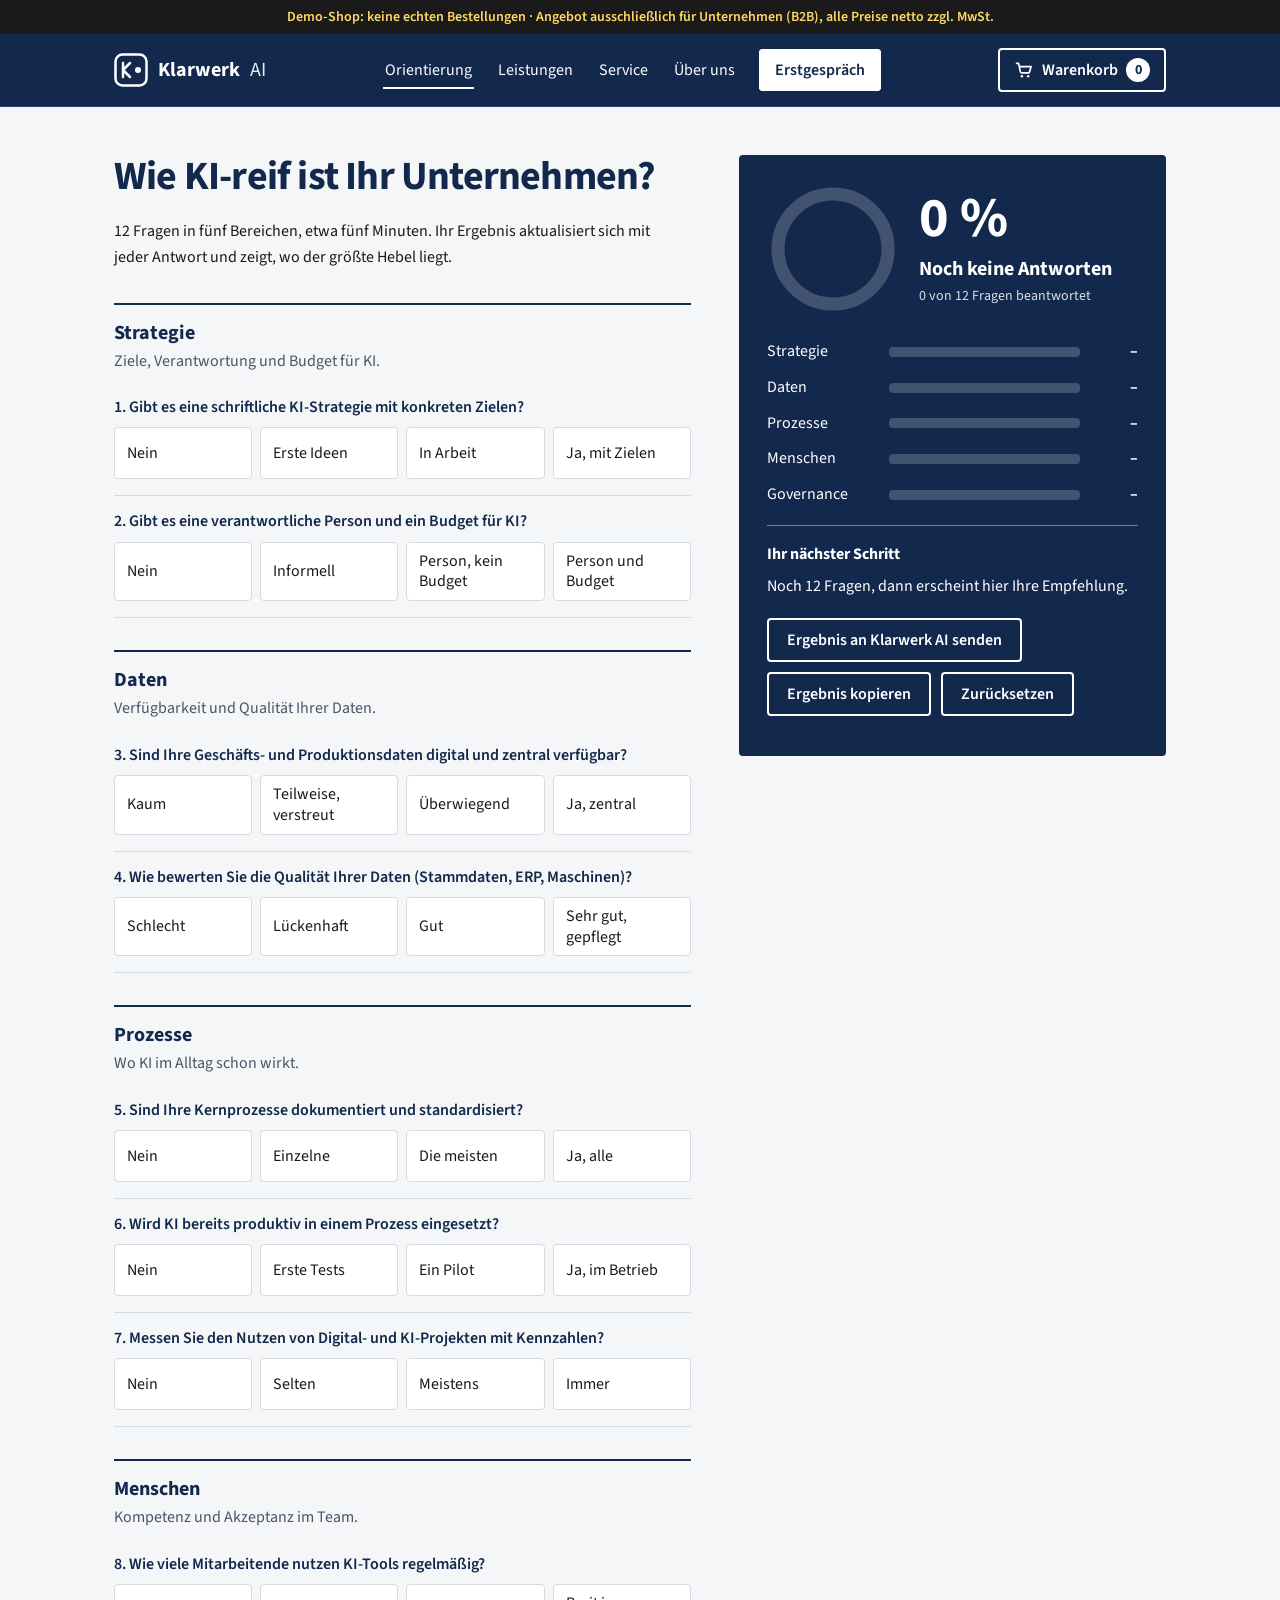
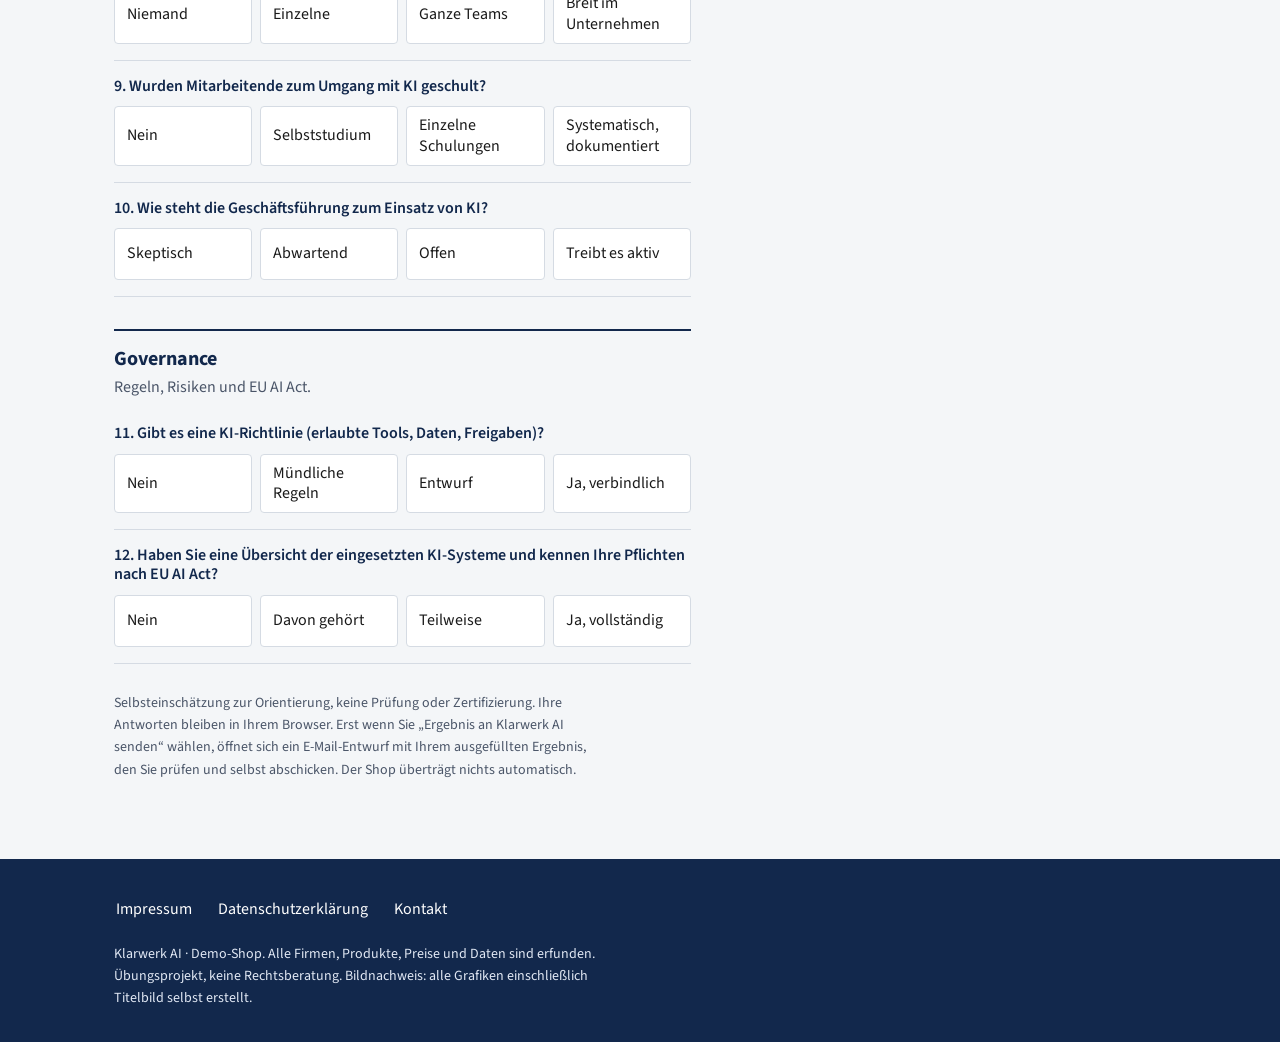
<file: website/orientierung/reifegrad-test.html>
<!DOCTYPE html>
<html lang="de">
<head>
  <meta charset="utf-8">
  <meta name="viewport" content="width=device-width, initial-scale=1">
  <title>KI-Reifegrad-Test – Klarwerk AI (Demo-Shop)</title>
  <meta name="description" content="Kostenloser Selbsttest: 12 Fragen in fünf Bereichen zeigen, wie KI-reif Ihr Unternehmen ist. Demo-Shop, alle Inhalte sind erfunden.">
  <link rel="stylesheet" href="../css/klarwerk.css?v=2026-11-27">
  <link rel="icon" href="../images/favicon.svg" type="image/svg+xml">
  <script src="../js/app.js?v=2026-11-27" defer></script>
  <script src="../js/reifegrad-test.js?v=2026-11-27" defer></script>
</head>
<body class="seite-reifegrad">
  <a class="skip" href="#inhalt">Zum Inhalt springen</a>
  <div class="demo" role="note"><span class="demo-lang">Demo-Shop: keine echten Bestellungen · Angebot ausschließlich für Unternehmen (B2B), alle Preise netto zzgl. MwSt.</span><span class="demo-kurz">Demo-Shop: keine echten Bestellungen · nur B2B</span></div>

  <header class="kopf">
    <div class="wrap">
      <a class="logo" href="../index.html" aria-label="Klarwerk AI, zur Startseite">
        <svg width="34" height="34" viewBox="0 0 34 34" aria-hidden="true" focusable="false">
          <rect x="1.5" y="1.5" width="31" height="31" rx="7" fill="none" stroke="#fff" stroke-width="2.5"/>
          <path d="M9 24V10m0 7l7-7m-7 7l7 7" fill="none" stroke="#fff" stroke-width="2.5" stroke-linecap="round" stroke-linejoin="round"/>
          <circle cx="24" cy="17" r="3" fill="#fff"/>
        </svg>
        Klarwerk <span>AI</span>
      </a>
      <button class="menue-btn" type="button" aria-expanded="false" aria-controls="hauptnav" hidden>Menü</button>
      <nav id="hauptnav" aria-label="Hauptnavigation">
        <ul>
          <li><a href="../index.html#orientierung" aria-current="page">Orientierung</a></li>
          <li><a href="../index.html#produkte">Leistungen</a></li>
          <li><a href="../service/index.html">Service</a></li>
          <li><a href="../index.html#ueber-uns">Über uns</a></li>
          <li class="nav-cta"><a href="../index.html#kontakt">Erstgespräch</a></li>
        </ul>
      </nav>
      <a class="warenkorb" href="../warenkorb.html" id="warenkorb-link"><svg class="korb-icon" width="20" height="20" viewBox="0 0 24 24" aria-hidden="true" focusable="false"><path d="M3 4h2.5l2.2 10.2a1.5 1.5 0 0 0 1.5 1.2h7.9a1.5 1.5 0 0 0 1.5-1.1L20.5 8H6.4" fill="none" stroke="currentColor" stroke-width="2" stroke-linecap="round" stroke-linejoin="round"/><circle cx="9.5" cy="19.5" r="1.5" fill="currentColor"/><circle cx="17" cy="19.5" r="1.5" fill="currentColor"/></svg><span class="korb-text">Warenkorb</span> <span class="korb-zahl" id="anzahl">0</span></a>
    </div>
  </header>

  <main id="inhalt">
    <div class="wrap test">
      <section>
        <h1>Wie KI-reif ist Ihr Unternehmen?</h1>
        <p>12 Fragen in fünf Bereichen, etwa fünf Minuten. Ihr Ergebnis aktualisiert sich mit jeder Antwort und zeigt, wo der größte Hebel liegt.</p>
        <div class="fortschritt">
          <span id="fort-text">0 von 12 beantwortet</span>
          <a id="fort-link" href="#ergebnis" hidden>Zum Ergebnis</a>
          <div class="track" aria-hidden="true"><div class="fill" id="fort-fill"></div></div>
        </div>
        <div id="quiz"></div>
        <p class="note">Selbsteinschätzung zur Orientierung, keine Prüfung oder Zertifizierung. Ihre Antworten bleiben in Ihrem Browser. Erst wenn Sie „Ergebnis an Klarwerk AI senden“ wählen, öffnet sich ein E-Mail-Entwurf mit Ihrem ausgefüllten Ergebnis, den Sie prüfen und selbst abschicken. Der Shop überträgt nichts automatisch.</p>
      </section>

      <aside class="panel" id="ergebnis" aria-live="polite" aria-label="Ihr Ergebnis">
        <div class="gauge">
          <svg class="ring" viewBox="0 0 120 120" aria-hidden="true">
            <circle cx="60" cy="60" r="50" fill="none" stroke="currentColor" stroke-opacity=".2" stroke-width="12"/>
            <circle id="arc" cx="60" cy="60" r="50" fill="none" stroke="#6FC2C9" stroke-width="12" stroke-linecap="round" stroke-dasharray="314.16" stroke-dashoffset="314.16" transform="rotate(-90 60 60)"/>
          </svg>
          <div>
            <div class="num" id="score">0 %</div>
            <div class="lvl" id="level">Noch keine Antworten</div>
            <div class="small" id="count">0 von 12 Fragen beantwortet</div>
          </div>
        </div>
        <div class="bars" id="bars"></div>
        <div class="rec" id="rec"><strong>Ihr nächster Schritt</strong><p>Beantworten Sie die Fragen, dann erscheint hier Ihre Empfehlung.</p></div>
        <div class="btns">
          <button id="send" type="button">Ergebnis an Klarwerk AI senden</button>
          <button id="copy" type="button">Ergebnis kopieren</button>
          <button id="reset" type="button">Zurücksetzen</button>
        </div>
        <p class="small" id="sendmsg" role="status"></p>
      </aside>
    </div>
  </main>

  <footer>
    <div class="wrap">
      <nav aria-label="Rechtliches">
        <ul>
          <li><a href="../impressum.html">Impressum</a></li>
          <li><a href="../datenschutz.html">Datenschutzerklärung</a></li>
          <li><a href="../index.html#kontakt">Kontakt</a></li>
        </ul>
      </nav>
      <p>Klarwerk AI · Demo-Shop. Alle Firmen, Produkte, Preise und Daten sind erfunden. Übungsprojekt, keine Rechtsberatung. Bildnachweis: alle Grafiken einschließlich Titelbild selbst erstellt.</p>
    </div>
  </footer>

</body>
</html>
</file>
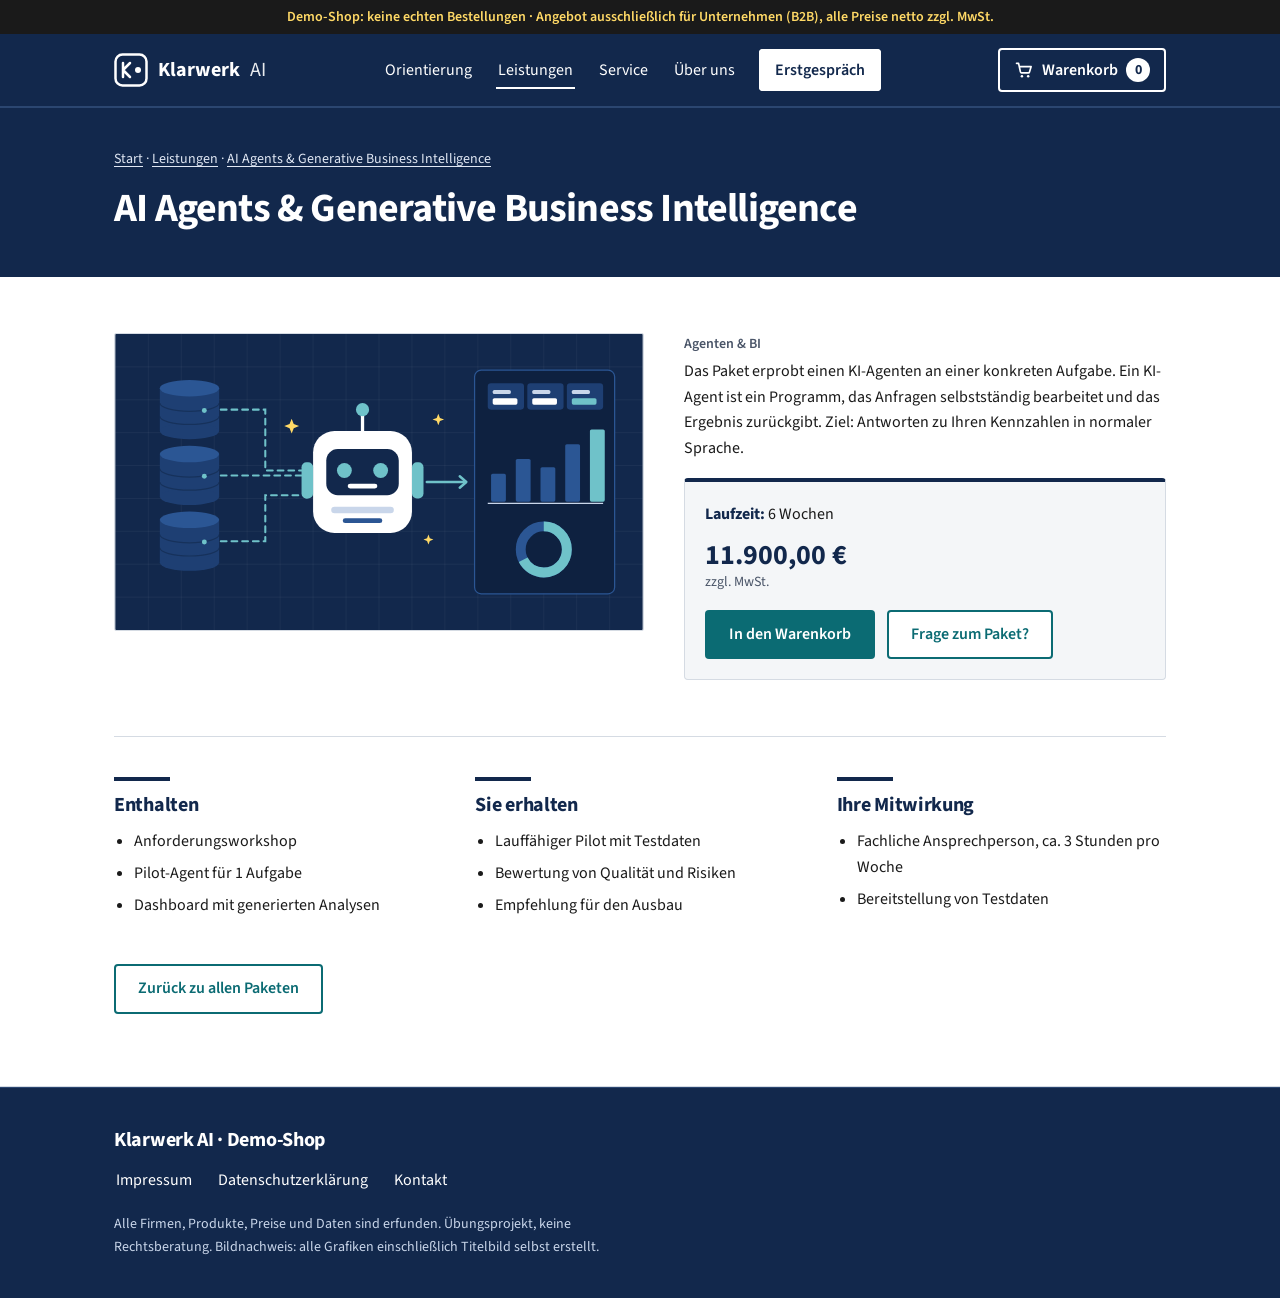
<file: website/produkte/agenten-bi.html>
<!DOCTYPE html>
<html lang="de">
<head>
  <meta charset="utf-8">
  <meta name="viewport" content="width=device-width, initial-scale=1">
  <title>AI Agents &amp; Generative Business Intelligence – Klarwerk AI (Demo-Shop)</title>
  <meta name="description" content="Ein KI-Agent beantwortet Fragen zu Ihren Kennzahlen in normaler Sprache: Pilot, Dashboard und Übergabe in 6 Wochen. Alle Inhalte sind erfunden.">
  <link rel="stylesheet" href="../css/klarwerk.css?v=2026-11-27">
  <link rel="icon" href="../images/favicon.svg" type="image/svg+xml">
  <script src="../js/app.js?v=2026-11-27" defer></script>
</head>
<body class="seite-produkt">
  <a class="skip" href="#inhalt">Zum Inhalt springen</a>
  <div class="demo" role="note"><span class="demo-lang">Demo-Shop: keine echten Bestellungen · Angebot ausschließlich für Unternehmen (B2B), alle Preise netto zzgl. MwSt.</span><span class="demo-kurz">Demo-Shop: keine echten Bestellungen · nur B2B</span></div>
  <header class="kopf">
    <div class="wrap">
      <a class="logo" href="../index.html" aria-label="Klarwerk AI, zur Startseite">
        <svg width="34" height="34" viewBox="0 0 34 34" aria-hidden="true" focusable="false">
          <rect x="1.5" y="1.5" width="31" height="31" rx="7" fill="none" stroke="#fff" stroke-width="2.5"/>
          <path d="M9 24V10m0 7l7-7m-7 7l7 7" fill="none" stroke="#fff" stroke-width="2.5" stroke-linecap="round" stroke-linejoin="round"/>
          <circle cx="24" cy="17" r="3" fill="#fff"/>
        </svg>
        Klarwerk <span>AI</span>
      </a>
      <button class="menue-btn" type="button" aria-expanded="false" aria-controls="hauptnav" hidden>Menü</button>
      <nav id="hauptnav" aria-label="Hauptnavigation">
        <ul>
          <li><a href="../index.html#orientierung">Orientierung</a></li>
          <li><a href="../index.html#produkte" aria-current="page">Leistungen</a></li>
          <li><a href="../service/index.html">Service</a></li>
          <li><a href="../index.html#ueber-uns">Über uns</a></li>
          <li class="nav-cta"><a href="../index.html#kontakt">Erstgespräch</a></li>
        </ul>
      </nav>
      <a class="warenkorb" href="../warenkorb.html" id="warenkorb-link"><svg class="korb-icon" width="20" height="20" viewBox="0 0 24 24" aria-hidden="true" focusable="false"><path d="M3 4h2.5l2.2 10.2a1.5 1.5 0 0 0 1.5 1.2h7.9a1.5 1.5 0 0 0 1.5-1.1L20.5 8H6.4" fill="none" stroke="currentColor" stroke-width="2" stroke-linecap="round" stroke-linejoin="round"/><circle cx="9.5" cy="19.5" r="1.5" fill="currentColor"/><circle cx="17" cy="19.5" r="1.5" fill="currentColor"/></svg><span class="korb-text">Warenkorb</span> <span class="korb-zahl" id="anzahl">0</span></a>
    </div>
  </header>
  <main id="inhalt">
    <section class="seitenband" aria-labelledby="seitentitel">
      <div class="wrap">
        <p class="brot"><a href="../index.html">Start</a> · <a href="../leistungen/index.html">Leistungen</a> · <a href="agenten-bi.html" aria-current="page">AI Agents &amp; Generative Business Intelligence</a></p>
        <h1 id="seitentitel">AI Agents &amp; Generative Business Intelligence</h1>
      </div>
    </section>
    <section class="produkt">
      <div class="wrap">
        <div class="produkt-kopf">
          <img class="bild" src="../images/produkt-2.svg" alt="Illustration: Drei Datenbanken speisen einen KI-Agenten, der ein Dashboard mit Diagrammen füllt" width="640" height="360">
          <div class="produkt-info">
            <p class="kat">Agenten &amp; BI</p>
            <p class="produkt-text">Das Paket erprobt einen KI-Agenten an einer konkreten Aufgabe. Ein KI-Agent ist ein Programm, das Anfragen selbstständig bearbeitet und das Ergebnis zurückgibt. Ziel: Antworten zu Ihren Kennzahlen in normaler Sprache.</p>
            <div class="kaufbox">
              <p class="laufzeit"><strong>Laufzeit:</strong> 6 Wochen</p>
              <p class="preis">11.900,00 €</p>
              <p class="preis-hinweis">zzgl. MwSt.</p>
              <div class="kauf-knoepfe"><button class="btn" type="button" data-id="agenten-bi">In den Warenkorb</button><a class="btn btn-zweit" href="mailto:kontakt@klarwerk-ai.example?subject=Frage%20zum%20Paket%20Agenten%20%26%20BI">Frage zum Paket?</a></div>
            </div>
          </div>
        </div>
        <div class="produkt-umfang">
          <div><h2>Enthalten</h2><ul><li>Anforderungsworkshop</li><li>Pilot-Agent für 1 Aufgabe</li><li>Dashboard mit generierten Analysen</li></ul></div>
          <div><h2>Sie erhalten</h2><ul><li>Lauffähiger Pilot mit Testdaten</li><li>Bewertung von Qualität und Risiken</li><li>Empfehlung für den Ausbau</li></ul></div>
          <div><h2>Ihre Mitwirkung</h2><ul><li>Fachliche Ansprechperson, ca. 3 Stunden pro Woche</li><li>Bereitstellung von Testdaten</li></ul></div>
        </div>
        <p class="weiter"><a class="btn btn-zweit" href="../index.html#produkte">Zurück zu allen Paketen</a></p>
      </div>
    </section>
  </main>
  <footer>
    <div class="wrap">
      <h2>Klarwerk AI · Demo-Shop</h2>
      <nav aria-label="Rechtliches">
        <ul>
          <li><a href="../impressum.html">Impressum</a></li>
          <li><a href="../datenschutz.html">Datenschutzerklärung</a></li>
          <li><a href="../index.html#kontakt">Kontakt</a></li>
        </ul>
      </nav>
      <p class="klein">Alle Firmen, Produkte, Preise und Daten sind erfunden. Übungsprojekt, keine Rechtsberatung. Bildnachweis: alle Grafiken einschließlich Titelbild selbst erstellt.</p>
    </div>
  </footer>
</body>
</html>
</file>
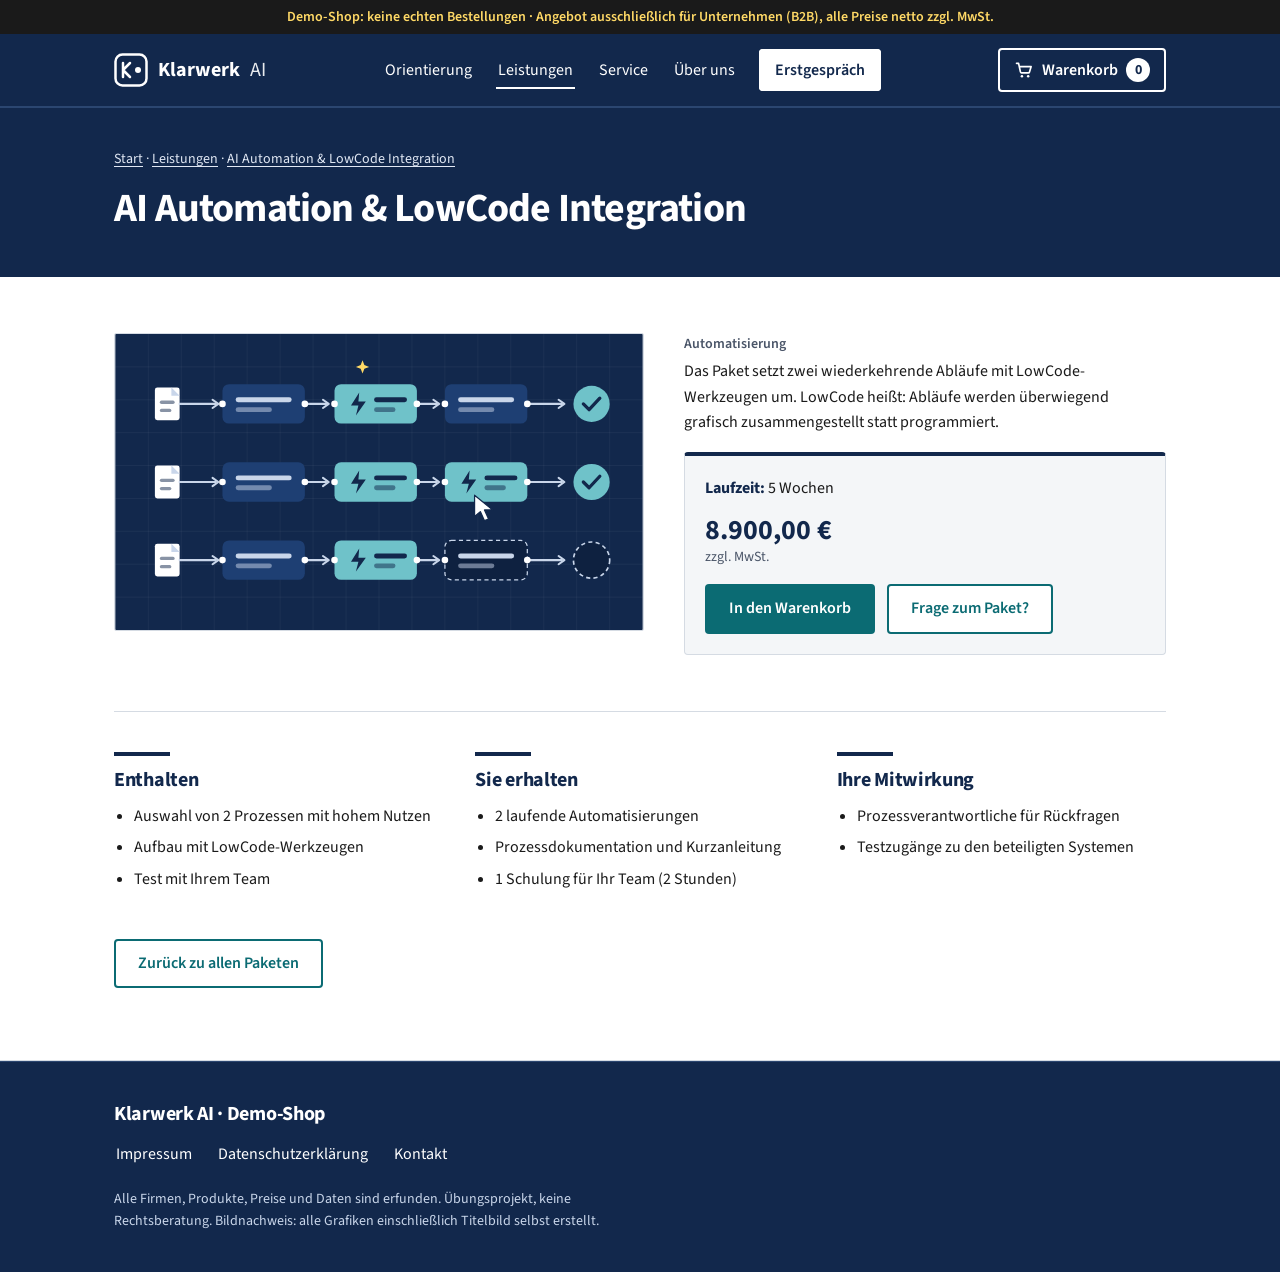
<file: website/produkte/automatisierung.html>
<!DOCTYPE html>
<html lang="de">
<head>
  <meta charset="utf-8">
  <meta name="viewport" content="width=device-width, initial-scale=1">
  <title>AI Automation &amp; LowCode Integration – Klarwerk AI (Demo-Shop)</title>
  <meta name="description" content="Wiederkehrende Abläufe automatisieren: zwei Prozesse mit LowCode-Werkzeugen umgesetzt und dokumentiert, in 5 Wochen. Alle Inhalte sind erfunden.">
  <link rel="stylesheet" href="../css/klarwerk.css?v=2026-11-27">
  <link rel="icon" href="../images/favicon.svg" type="image/svg+xml">
  <script src="../js/app.js?v=2026-11-27" defer></script>
</head>
<body class="seite-produkt">
  <a class="skip" href="#inhalt">Zum Inhalt springen</a>
  <div class="demo" role="note"><span class="demo-lang">Demo-Shop: keine echten Bestellungen · Angebot ausschließlich für Unternehmen (B2B), alle Preise netto zzgl. MwSt.</span><span class="demo-kurz">Demo-Shop: keine echten Bestellungen · nur B2B</span></div>
  <header class="kopf">
    <div class="wrap">
      <a class="logo" href="../index.html" aria-label="Klarwerk AI, zur Startseite">
        <svg width="34" height="34" viewBox="0 0 34 34" aria-hidden="true" focusable="false">
          <rect x="1.5" y="1.5" width="31" height="31" rx="7" fill="none" stroke="#fff" stroke-width="2.5"/>
          <path d="M9 24V10m0 7l7-7m-7 7l7 7" fill="none" stroke="#fff" stroke-width="2.5" stroke-linecap="round" stroke-linejoin="round"/>
          <circle cx="24" cy="17" r="3" fill="#fff"/>
        </svg>
        Klarwerk <span>AI</span>
      </a>
      <button class="menue-btn" type="button" aria-expanded="false" aria-controls="hauptnav" hidden>Menü</button>
      <nav id="hauptnav" aria-label="Hauptnavigation">
        <ul>
          <li><a href="../index.html#orientierung">Orientierung</a></li>
          <li><a href="../index.html#produkte" aria-current="page">Leistungen</a></li>
          <li><a href="../service/index.html">Service</a></li>
          <li><a href="../index.html#ueber-uns">Über uns</a></li>
          <li class="nav-cta"><a href="../index.html#kontakt">Erstgespräch</a></li>
        </ul>
      </nav>
      <a class="warenkorb" href="../warenkorb.html" id="warenkorb-link"><svg class="korb-icon" width="20" height="20" viewBox="0 0 24 24" aria-hidden="true" focusable="false"><path d="M3 4h2.5l2.2 10.2a1.5 1.5 0 0 0 1.5 1.2h7.9a1.5 1.5 0 0 0 1.5-1.1L20.5 8H6.4" fill="none" stroke="currentColor" stroke-width="2" stroke-linecap="round" stroke-linejoin="round"/><circle cx="9.5" cy="19.5" r="1.5" fill="currentColor"/><circle cx="17" cy="19.5" r="1.5" fill="currentColor"/></svg><span class="korb-text">Warenkorb</span> <span class="korb-zahl" id="anzahl">0</span></a>
    </div>
  </header>
  <main id="inhalt">
    <section class="seitenband" aria-labelledby="seitentitel">
      <div class="wrap">
        <p class="brot"><a href="../index.html">Start</a> · <a href="../leistungen/index.html">Leistungen</a> · <a href="automatisierung.html" aria-current="page">AI Automation &amp; LowCode Integration</a></p>
        <h1 id="seitentitel">AI Automation &amp; LowCode Integration</h1>
      </div>
    </section>
    <section class="produkt">
      <div class="wrap">
        <div class="produkt-kopf">
          <img class="bild" src="../images/produkt-3.svg" alt="Illustration: Drei Arbeitsabläufe aus verbundenen Bausteinen, automatisierte Schritte sind hervorgehoben" width="640" height="360">
          <div class="produkt-info">
            <p class="kat">Automatisierung</p>
            <p class="produkt-text">Das Paket setzt zwei wiederkehrende Abläufe mit LowCode-Werkzeugen um. LowCode heißt: Abläufe werden überwiegend grafisch zusammengestellt statt programmiert.</p>
            <div class="kaufbox">
              <p class="laufzeit"><strong>Laufzeit:</strong> 5 Wochen</p>
              <p class="preis">8.900,00 €</p>
              <p class="preis-hinweis">zzgl. MwSt.</p>
              <div class="kauf-knoepfe"><button class="btn" type="button" data-id="automatisierung">In den Warenkorb</button><a class="btn btn-zweit" href="mailto:kontakt@klarwerk-ai.example?subject=Frage%20zum%20Paket%20Automatisierung">Frage zum Paket?</a></div>
            </div>
          </div>
        </div>
        <div class="produkt-umfang">
          <div><h2>Enthalten</h2><ul><li>Auswahl von 2 Prozessen mit hohem Nutzen</li><li>Aufbau mit LowCode-Werkzeugen</li><li>Test mit Ihrem Team</li></ul></div>
          <div><h2>Sie erhalten</h2><ul><li>2 laufende Automatisierungen</li><li>Prozessdokumentation und Kurzanleitung</li><li>1 Schulung für Ihr Team (2 Stunden)</li></ul></div>
          <div><h2>Ihre Mitwirkung</h2><ul><li>Prozessverantwortliche für Rückfragen</li><li>Testzugänge zu den beteiligten Systemen</li></ul></div>
        </div>
        <p class="weiter"><a class="btn btn-zweit" href="../index.html#produkte">Zurück zu allen Paketen</a></p>
      </div>
    </section>
  </main>
  <footer>
    <div class="wrap">
      <h2>Klarwerk AI · Demo-Shop</h2>
      <nav aria-label="Rechtliches">
        <ul>
          <li><a href="../impressum.html">Impressum</a></li>
          <li><a href="../datenschutz.html">Datenschutzerklärung</a></li>
          <li><a href="../index.html#kontakt">Kontakt</a></li>
        </ul>
      </nav>
      <p class="klein">Alle Firmen, Produkte, Preise und Daten sind erfunden. Übungsprojekt, keine Rechtsberatung. Bildnachweis: alle Grafiken einschließlich Titelbild selbst erstellt.</p>
    </div>
  </footer>
</body>
</html>
</file>
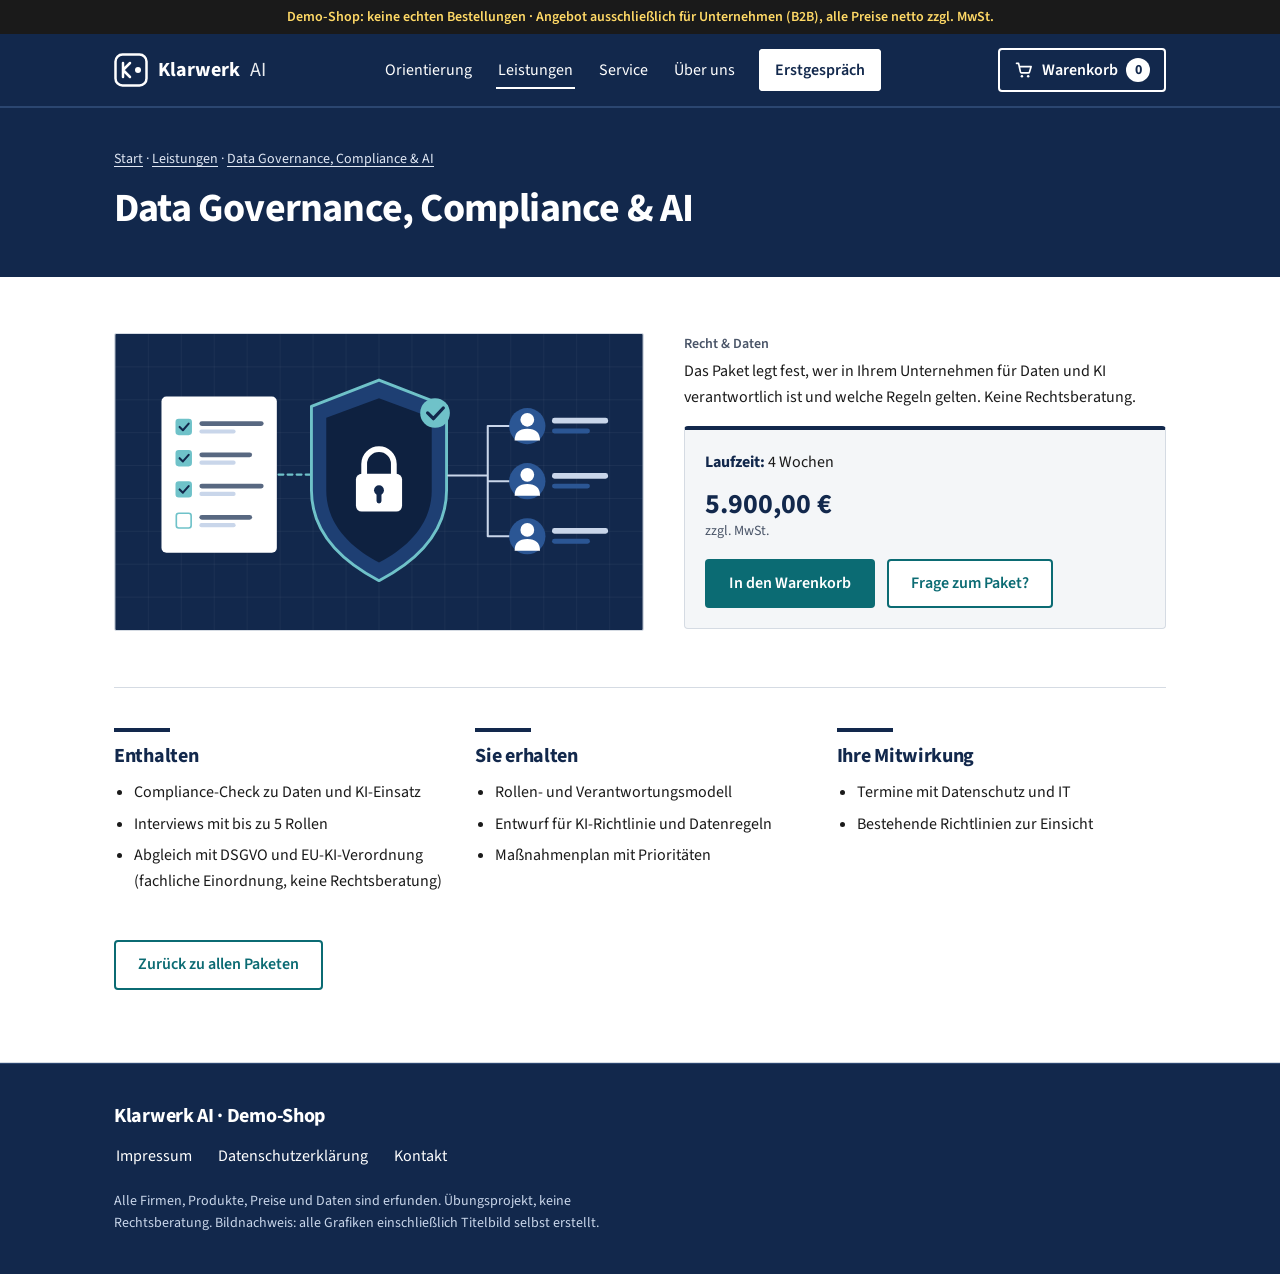
<file: website/produkte/governance.html>
<!DOCTYPE html>
<html lang="de">
<head>
  <meta charset="utf-8">
  <meta name="viewport" content="width=device-width, initial-scale=1">
  <title>Data Governance, Compliance &amp; AI – Klarwerk AI (Demo-Shop)</title>
  <meta name="description" content="Datenverantwortung, DSGVO und EU-AI-Act: Compliance-Check, Rollenmodell und Richtlinienpaket in 4 Wochen. Keine Rechtsberatung. Alle Inhalte sind erfunden.">
  <link rel="stylesheet" href="../css/klarwerk.css?v=2026-11-27">
  <link rel="icon" href="../images/favicon.svg" type="image/svg+xml">
  <script src="../js/app.js?v=2026-11-27" defer></script>
</head>
<body class="seite-produkt">
  <a class="skip" href="#inhalt">Zum Inhalt springen</a>
  <div class="demo" role="note"><span class="demo-lang">Demo-Shop: keine echten Bestellungen · Angebot ausschließlich für Unternehmen (B2B), alle Preise netto zzgl. MwSt.</span><span class="demo-kurz">Demo-Shop: keine echten Bestellungen · nur B2B</span></div>
  <header class="kopf">
    <div class="wrap">
      <a class="logo" href="../index.html" aria-label="Klarwerk AI, zur Startseite">
        <svg width="34" height="34" viewBox="0 0 34 34" aria-hidden="true" focusable="false">
          <rect x="1.5" y="1.5" width="31" height="31" rx="7" fill="none" stroke="#fff" stroke-width="2.5"/>
          <path d="M9 24V10m0 7l7-7m-7 7l7 7" fill="none" stroke="#fff" stroke-width="2.5" stroke-linecap="round" stroke-linejoin="round"/>
          <circle cx="24" cy="17" r="3" fill="#fff"/>
        </svg>
        Klarwerk <span>AI</span>
      </a>
      <button class="menue-btn" type="button" aria-expanded="false" aria-controls="hauptnav" hidden>Menü</button>
      <nav id="hauptnav" aria-label="Hauptnavigation">
        <ul>
          <li><a href="../index.html#orientierung">Orientierung</a></li>
          <li><a href="../index.html#produkte" aria-current="page">Leistungen</a></li>
          <li><a href="../service/index.html">Service</a></li>
          <li><a href="../index.html#ueber-uns">Über uns</a></li>
          <li class="nav-cta"><a href="../index.html#kontakt">Erstgespräch</a></li>
        </ul>
      </nav>
      <a class="warenkorb" href="../warenkorb.html" id="warenkorb-link"><svg class="korb-icon" width="20" height="20" viewBox="0 0 24 24" aria-hidden="true" focusable="false"><path d="M3 4h2.5l2.2 10.2a1.5 1.5 0 0 0 1.5 1.2h7.9a1.5 1.5 0 0 0 1.5-1.1L20.5 8H6.4" fill="none" stroke="currentColor" stroke-width="2" stroke-linecap="round" stroke-linejoin="round"/><circle cx="9.5" cy="19.5" r="1.5" fill="currentColor"/><circle cx="17" cy="19.5" r="1.5" fill="currentColor"/></svg><span class="korb-text">Warenkorb</span> <span class="korb-zahl" id="anzahl">0</span></a>
    </div>
  </header>
  <main id="inhalt">
    <section class="seitenband" aria-labelledby="seitentitel">
      <div class="wrap">
        <p class="brot"><a href="../index.html">Start</a> · <a href="../leistungen/index.html">Leistungen</a> · <a href="governance.html" aria-current="page">Data Governance, Compliance &amp; AI</a></p>
        <h1 id="seitentitel">Data Governance, Compliance &amp; AI</h1>
      </div>
    </section>
    <section class="produkt">
      <div class="wrap">
        <div class="produkt-kopf">
          <img class="bild" src="../images/produkt-4.svg" alt="Illustration: Schutzschild mit Schloss zwischen einer Checkliste und drei Rollen mit Verantwortlichen" width="640" height="360">
          <div class="produkt-info">
            <p class="kat">Recht &amp; Daten</p>
            <p class="produkt-text">Das Paket legt fest, wer in Ihrem Unternehmen für Daten und KI verantwortlich ist und welche Regeln gelten. Keine Rechtsberatung.</p>
            <div class="kaufbox">
              <p class="laufzeit"><strong>Laufzeit:</strong> 4 Wochen</p>
              <p class="preis">5.900,00 €</p>
              <p class="preis-hinweis">zzgl. MwSt.</p>
              <div class="kauf-knoepfe"><button class="btn" type="button" data-id="governance">In den Warenkorb</button><a class="btn btn-zweit" href="mailto:kontakt@klarwerk-ai.example?subject=Frage%20zum%20Paket%20Governance">Frage zum Paket?</a></div>
            </div>
          </div>
        </div>
        <div class="produkt-umfang">
          <div><h2>Enthalten</h2><ul><li>Compliance-Check zu Daten und KI-Einsatz</li><li>Interviews mit bis zu 5 Rollen</li><li>Abgleich mit DSGVO und EU-KI-Verordnung (fachliche Einordnung, keine Rechtsberatung)</li></ul></div>
          <div><h2>Sie erhalten</h2><ul><li>Rollen- und Verantwortungsmodell</li><li>Entwurf für KI-Richtlinie und Datenregeln</li><li>Maßnahmenplan mit Prioritäten</li></ul></div>
          <div><h2>Ihre Mitwirkung</h2><ul><li>Termine mit Datenschutz und IT</li><li>Bestehende Richtlinien zur Einsicht</li></ul></div>
        </div>
        <p class="weiter"><a class="btn btn-zweit" href="../index.html#produkte">Zurück zu allen Paketen</a></p>
      </div>
    </section>
  </main>
  <footer>
    <div class="wrap">
      <h2>Klarwerk AI · Demo-Shop</h2>
      <nav aria-label="Rechtliches">
        <ul>
          <li><a href="../impressum.html">Impressum</a></li>
          <li><a href="../datenschutz.html">Datenschutzerklärung</a></li>
          <li><a href="../index.html#kontakt">Kontakt</a></li>
        </ul>
      </nav>
      <p class="klein">Alle Firmen, Produkte, Preise und Daten sind erfunden. Übungsprojekt, keine Rechtsberatung. Bildnachweis: alle Grafiken einschließlich Titelbild selbst erstellt.</p>
    </div>
  </footer>
</body>
</html>
</file>
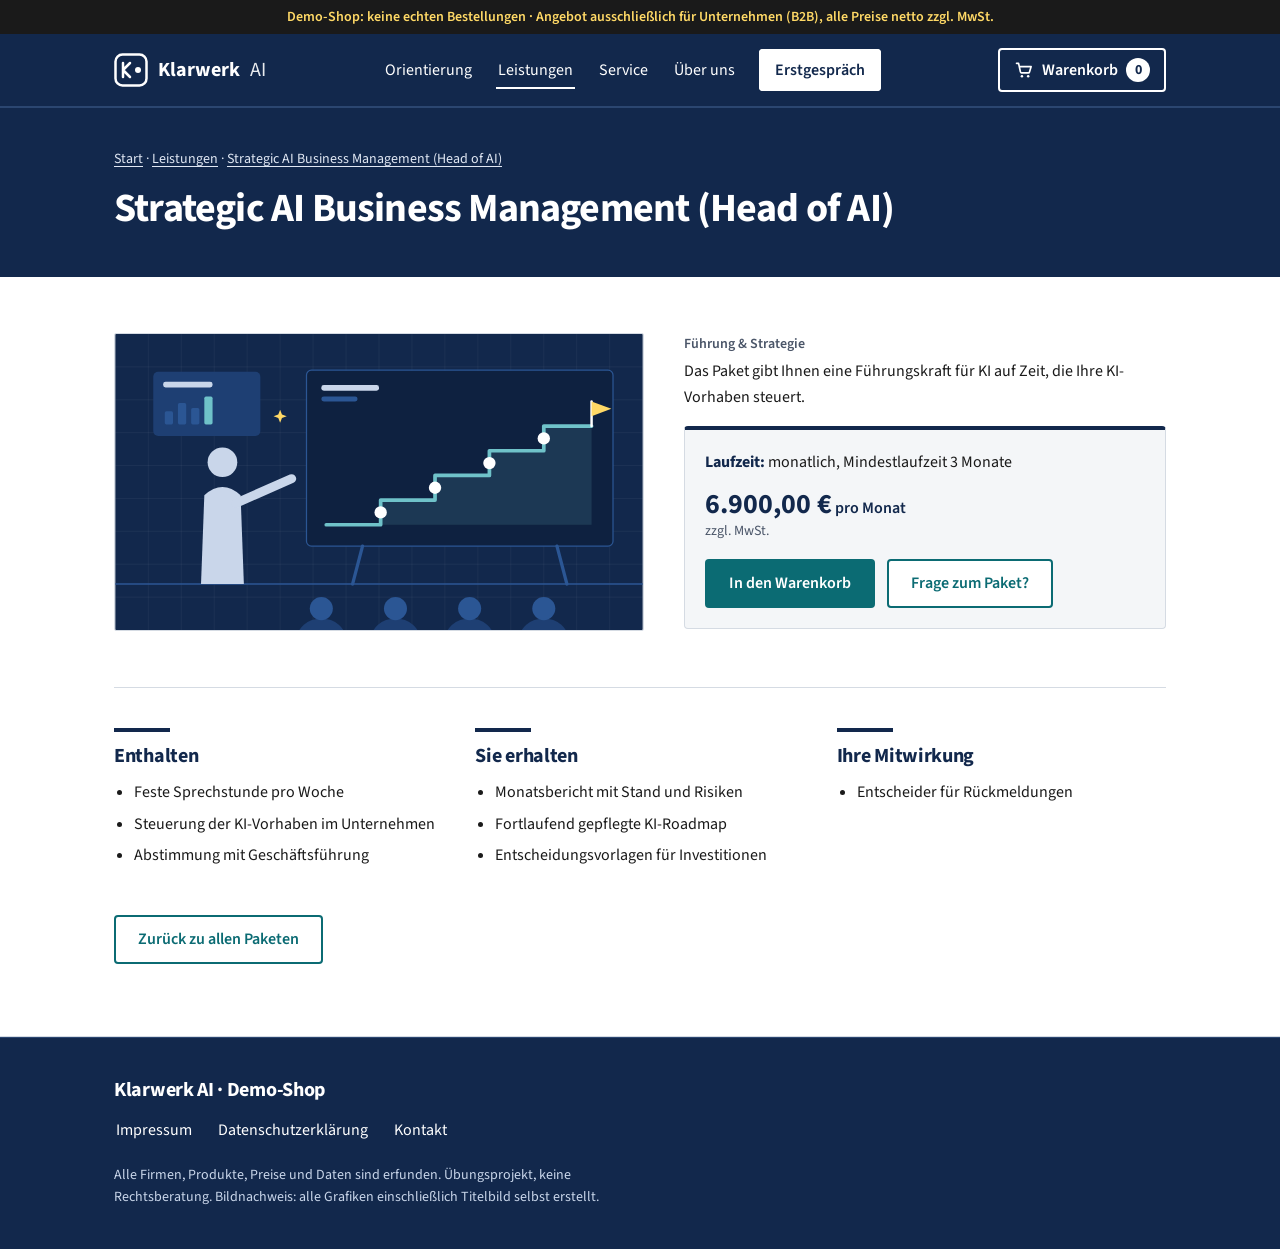
<file: website/produkte/head-of-ai.html>
<!DOCTYPE html>
<html lang="de">
<head>
  <meta charset="utf-8">
  <meta name="viewport" content="width=device-width, initial-scale=1">
  <title>Strategic AI Business Management (Head of AI) – Klarwerk AI (Demo-Shop)</title>
  <meta name="description" content="Ihr Head of AI auf Zeit: Roadmap, Budget und Projektpriorisierung mit Berichten an die Geschäftsleitung. Monatlich, Mindestlaufzeit 3 Monate. Alle Inhalte sind erfunden.">
  <link rel="stylesheet" href="../css/klarwerk.css?v=2026-11-27">
  <link rel="icon" href="../images/favicon.svg" type="image/svg+xml">
  <script src="../js/app.js?v=2026-11-27" defer></script>
</head>
<body class="seite-produkt">
  <a class="skip" href="#inhalt">Zum Inhalt springen</a>
  <div class="demo" role="note"><span class="demo-lang">Demo-Shop: keine echten Bestellungen · Angebot ausschließlich für Unternehmen (B2B), alle Preise netto zzgl. MwSt.</span><span class="demo-kurz">Demo-Shop: keine echten Bestellungen · nur B2B</span></div>
  <header class="kopf">
    <div class="wrap">
      <a class="logo" href="../index.html" aria-label="Klarwerk AI, zur Startseite">
        <svg width="34" height="34" viewBox="0 0 34 34" aria-hidden="true" focusable="false">
          <rect x="1.5" y="1.5" width="31" height="31" rx="7" fill="none" stroke="#fff" stroke-width="2.5"/>
          <path d="M9 24V10m0 7l7-7m-7 7l7 7" fill="none" stroke="#fff" stroke-width="2.5" stroke-linecap="round" stroke-linejoin="round"/>
          <circle cx="24" cy="17" r="3" fill="#fff"/>
        </svg>
        Klarwerk <span>AI</span>
      </a>
      <button class="menue-btn" type="button" aria-expanded="false" aria-controls="hauptnav" hidden>Menü</button>
      <nav id="hauptnav" aria-label="Hauptnavigation">
        <ul>
          <li><a href="../index.html#orientierung">Orientierung</a></li>
          <li><a href="../index.html#produkte" aria-current="page">Leistungen</a></li>
          <li><a href="../service/index.html">Service</a></li>
          <li><a href="../index.html#ueber-uns">Über uns</a></li>
          <li class="nav-cta"><a href="../index.html#kontakt">Erstgespräch</a></li>
        </ul>
      </nav>
      <a class="warenkorb" href="../warenkorb.html" id="warenkorb-link"><svg class="korb-icon" width="20" height="20" viewBox="0 0 24 24" aria-hidden="true" focusable="false"><path d="M3 4h2.5l2.2 10.2a1.5 1.5 0 0 0 1.5 1.2h7.9a1.5 1.5 0 0 0 1.5-1.1L20.5 8H6.4" fill="none" stroke="currentColor" stroke-width="2" stroke-linecap="round" stroke-linejoin="round"/><circle cx="9.5" cy="19.5" r="1.5" fill="currentColor"/><circle cx="17" cy="19.5" r="1.5" fill="currentColor"/></svg><span class="korb-text">Warenkorb</span> <span class="korb-zahl" id="anzahl">0</span></a>
    </div>
  </header>
  <main id="inhalt">
    <section class="seitenband" aria-labelledby="seitentitel">
      <div class="wrap">
        <p class="brot"><a href="../index.html">Start</a> · <a href="../leistungen/index.html">Leistungen</a> · <a href="head-of-ai.html" aria-current="page">Strategic AI Business Management (Head of AI)</a></p>
        <h1 id="seitentitel">Strategic AI Business Management (Head of AI)</h1>
      </div>
    </section>
    <section class="produkt">
      <div class="wrap">
        <div class="produkt-kopf">
          <img class="bild" src="../images/produkt-5.svg" alt="Illustration: Führungskraft zeigt vor dem Führungsteam eine ansteigende Roadmap mit Meilensteinen" width="640" height="360">
          <div class="produkt-info">
            <p class="kat">Führung &amp; Strategie</p>
            <p class="produkt-text">Das Paket gibt Ihnen eine Führungskraft für KI auf Zeit, die Ihre KI-Vorhaben steuert.</p>
            <div class="kaufbox">
              <p class="laufzeit"><strong>Laufzeit:</strong> monatlich, Mindestlaufzeit 3 Monate</p>
              <p class="preis">6.900,00 €<span class="proz"> pro Monat</span></p>
              <p class="preis-hinweis">zzgl. MwSt.</p>
              <div class="kauf-knoepfe"><button class="btn" type="button" data-id="head-of-ai">In den Warenkorb</button><a class="btn btn-zweit" href="mailto:kontakt@klarwerk-ai.example?subject=Frage%20zum%20Paket%20Head%20of%20AI">Frage zum Paket?</a></div>
            </div>
          </div>
        </div>
        <div class="produkt-umfang">
          <div><h2>Enthalten</h2><ul><li>Feste Sprechstunde pro Woche</li><li>Steuerung der KI-Vorhaben im Unternehmen</li><li>Abstimmung mit Geschäftsführung</li></ul></div>
          <div><h2>Sie erhalten</h2><ul><li>Monatsbericht mit Stand und Risiken</li><li>Fortlaufend gepflegte KI-Roadmap</li><li>Entscheidungsvorlagen für Investitionen</li></ul></div>
          <div><h2>Ihre Mitwirkung</h2><ul><li>Entscheider für Rückmeldungen</li></ul></div>
        </div>
        <p class="weiter"><a class="btn btn-zweit" href="../index.html#produkte">Zurück zu allen Paketen</a></p>
      </div>
    </section>
  </main>
  <footer>
    <div class="wrap">
      <h2>Klarwerk AI · Demo-Shop</h2>
      <nav aria-label="Rechtliches">
        <ul>
          <li><a href="../impressum.html">Impressum</a></li>
          <li><a href="../datenschutz.html">Datenschutzerklärung</a></li>
          <li><a href="../index.html#kontakt">Kontakt</a></li>
        </ul>
      </nav>
      <p class="klein">Alle Firmen, Produkte, Preise und Daten sind erfunden. Übungsprojekt, keine Rechtsberatung. Bildnachweis: alle Grafiken einschließlich Titelbild selbst erstellt.</p>
    </div>
  </footer>
</body>
</html>
</file>
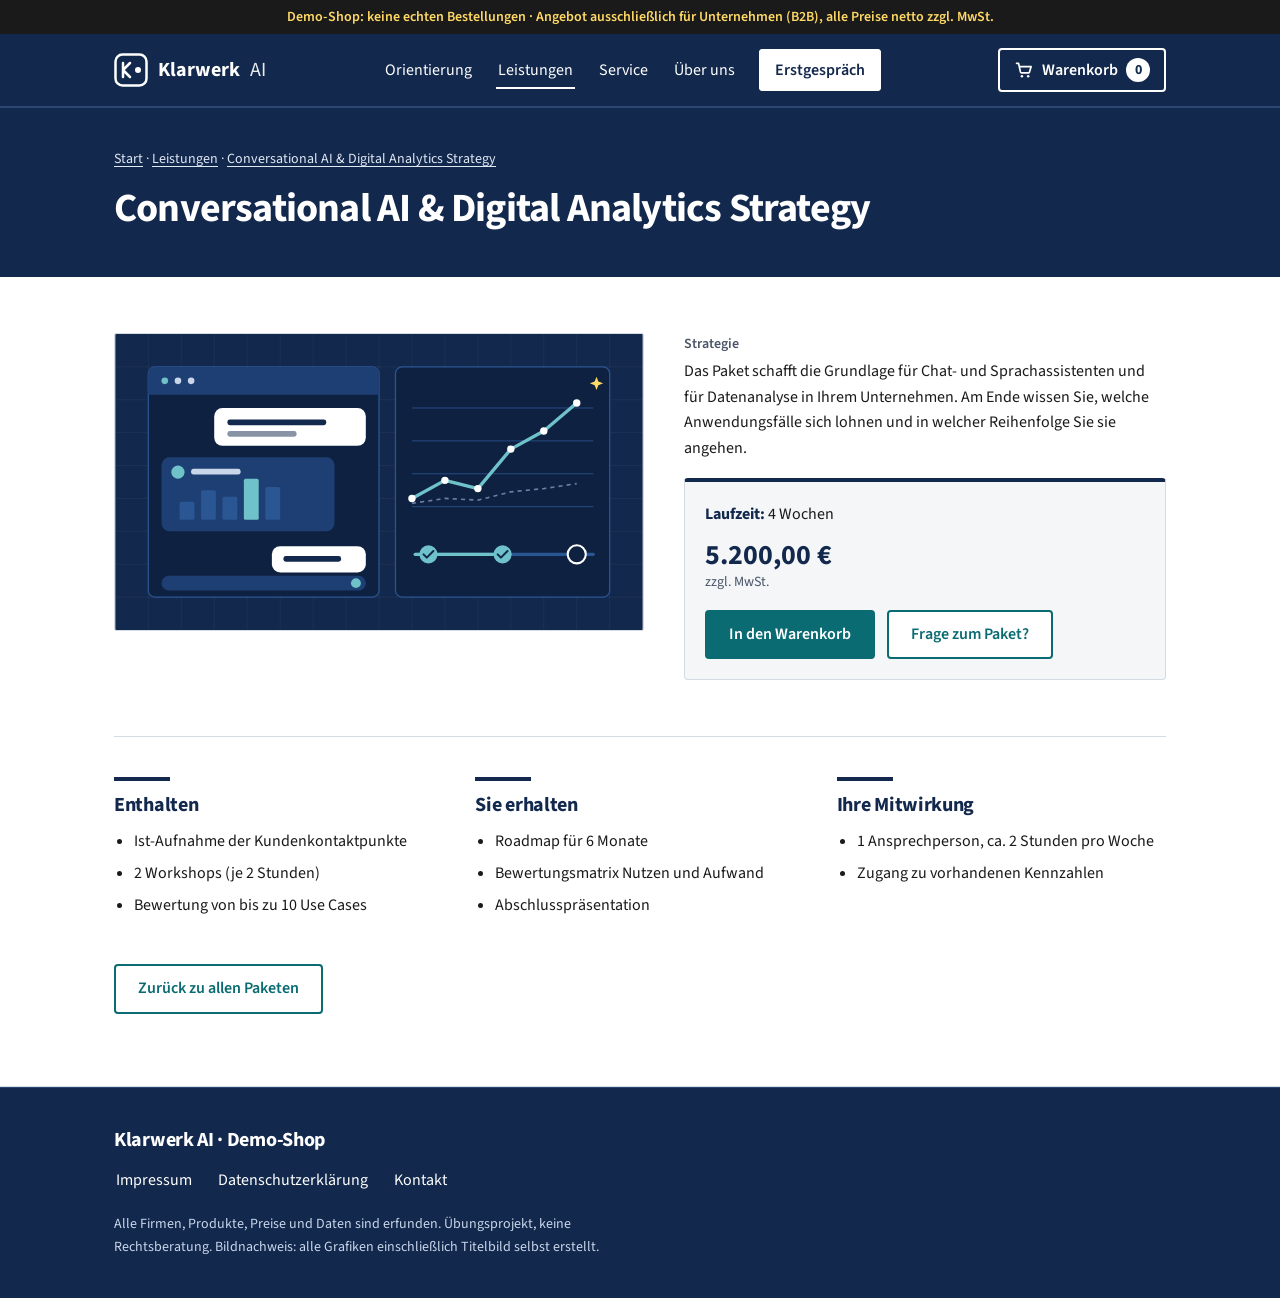
<file: website/produkte/strategie.html>
<!DOCTYPE html>
<html lang="de">
<head>
  <meta charset="utf-8">
  <meta name="viewport" content="width=device-width, initial-scale=1">
  <title>Conversational AI &amp; Digital Analytics Strategy – Klarwerk AI (Demo-Shop)</title>
  <meta name="description" content="Strategie-Paket für Chat- und Sprachassistenten sowie Datenanalyse: Ist-Aufnahme, Use-Case-Bewertung und Roadmap in 4 Wochen. Alle Inhalte sind erfunden.">
  <link rel="stylesheet" href="../css/klarwerk.css?v=2026-11-27">
  <link rel="icon" href="../images/favicon.svg" type="image/svg+xml">
  <script src="../js/app.js?v=2026-11-27" defer></script>
</head>
<body class="seite-produkt">
  <a class="skip" href="#inhalt">Zum Inhalt springen</a>
  <div class="demo" role="note"><span class="demo-lang">Demo-Shop: keine echten Bestellungen · Angebot ausschließlich für Unternehmen (B2B), alle Preise netto zzgl. MwSt.</span><span class="demo-kurz">Demo-Shop: keine echten Bestellungen · nur B2B</span></div>
  <header class="kopf">
    <div class="wrap">
      <a class="logo" href="../index.html" aria-label="Klarwerk AI, zur Startseite">
        <svg width="34" height="34" viewBox="0 0 34 34" aria-hidden="true" focusable="false">
          <rect x="1.5" y="1.5" width="31" height="31" rx="7" fill="none" stroke="#fff" stroke-width="2.5"/>
          <path d="M9 24V10m0 7l7-7m-7 7l7 7" fill="none" stroke="#fff" stroke-width="2.5" stroke-linecap="round" stroke-linejoin="round"/>
          <circle cx="24" cy="17" r="3" fill="#fff"/>
        </svg>
        Klarwerk <span>AI</span>
      </a>
      <button class="menue-btn" type="button" aria-expanded="false" aria-controls="hauptnav" hidden>Menü</button>
      <nav id="hauptnav" aria-label="Hauptnavigation">
        <ul>
          <li><a href="../index.html#orientierung">Orientierung</a></li>
          <li><a href="../index.html#produkte" aria-current="page">Leistungen</a></li>
          <li><a href="../service/index.html">Service</a></li>
          <li><a href="../index.html#ueber-uns">Über uns</a></li>
          <li class="nav-cta"><a href="../index.html#kontakt">Erstgespräch</a></li>
        </ul>
      </nav>
      <a class="warenkorb" href="../warenkorb.html" id="warenkorb-link"><svg class="korb-icon" width="20" height="20" viewBox="0 0 24 24" aria-hidden="true" focusable="false"><path d="M3 4h2.5l2.2 10.2a1.5 1.5 0 0 0 1.5 1.2h7.9a1.5 1.5 0 0 0 1.5-1.1L20.5 8H6.4" fill="none" stroke="currentColor" stroke-width="2" stroke-linecap="round" stroke-linejoin="round"/><circle cx="9.5" cy="19.5" r="1.5" fill="currentColor"/><circle cx="17" cy="19.5" r="1.5" fill="currentColor"/></svg><span class="korb-text">Warenkorb</span> <span class="korb-zahl" id="anzahl">0</span></a>
    </div>
  </header>
  <main id="inhalt">
    <section class="seitenband" aria-labelledby="seitentitel">
      <div class="wrap">
        <p class="brot"><a href="../index.html">Start</a> · <a href="../leistungen/index.html">Leistungen</a> · <a href="strategie.html" aria-current="page">Conversational AI &amp; Digital Analytics Strategy</a></p>
        <h1 id="seitentitel">Conversational AI &amp; Digital Analytics Strategy</h1>
      </div>
    </section>
    <section class="produkt">
      <div class="wrap">
        <div class="produkt-kopf">
          <img class="bild" src="../images/produkt-1.svg" alt="Illustration: Chatfenster mit Frage und Antwort des KI-Assistenten neben einer Analyse mit steigender Kurve und drei Meilensteinen" width="640" height="360">
          <div class="produkt-info">
            <p class="kat">Strategie</p>
            <p class="produkt-text">Das Paket schafft die Grundlage für Chat- und Sprachassistenten und für Datenanalyse in Ihrem Unternehmen. Am Ende wissen Sie, welche Anwendungsfälle sich lohnen und in welcher Reihenfolge Sie sie angehen.</p>
            <div class="kaufbox">
              <p class="laufzeit"><strong>Laufzeit:</strong> 4 Wochen</p>
              <p class="preis">5.200,00 €</p>
              <p class="preis-hinweis">zzgl. MwSt.</p>
              <div class="kauf-knoepfe"><button class="btn" type="button" data-id="strategie">In den Warenkorb</button><a class="btn btn-zweit" href="mailto:kontakt@klarwerk-ai.example?subject=Frage%20zum%20Paket%20Strategie">Frage zum Paket?</a></div>
            </div>
          </div>
        </div>
        <div class="produkt-umfang">
          <div><h2>Enthalten</h2><ul><li>Ist-Aufnahme der Kundenkontaktpunkte</li><li>2 Workshops (je 2 Stunden)</li><li>Bewertung von bis zu 10 Use Cases</li></ul></div>
          <div><h2>Sie erhalten</h2><ul><li>Roadmap für 6 Monate</li><li>Bewertungsmatrix Nutzen und Aufwand</li><li>Abschlusspräsentation</li></ul></div>
          <div><h2>Ihre Mitwirkung</h2><ul><li>1 Ansprechperson, ca. 2 Stunden pro Woche</li><li>Zugang zu vorhandenen Kennzahlen</li></ul></div>
        </div>
        <p class="weiter"><a class="btn btn-zweit" href="../index.html#produkte">Zurück zu allen Paketen</a></p>
      </div>
    </section>
  </main>
  <footer>
    <div class="wrap">
      <h2>Klarwerk AI · Demo-Shop</h2>
      <nav aria-label="Rechtliches">
        <ul>
          <li><a href="../impressum.html">Impressum</a></li>
          <li><a href="../datenschutz.html">Datenschutzerklärung</a></li>
          <li><a href="../index.html#kontakt">Kontakt</a></li>
        </ul>
      </nav>
      <p class="klein">Alle Firmen, Produkte, Preise und Daten sind erfunden. Übungsprojekt, keine Rechtsberatung. Bildnachweis: alle Grafiken einschließlich Titelbild selbst erstellt.</p>
    </div>
  </footer>
</body>
</html>
</file>
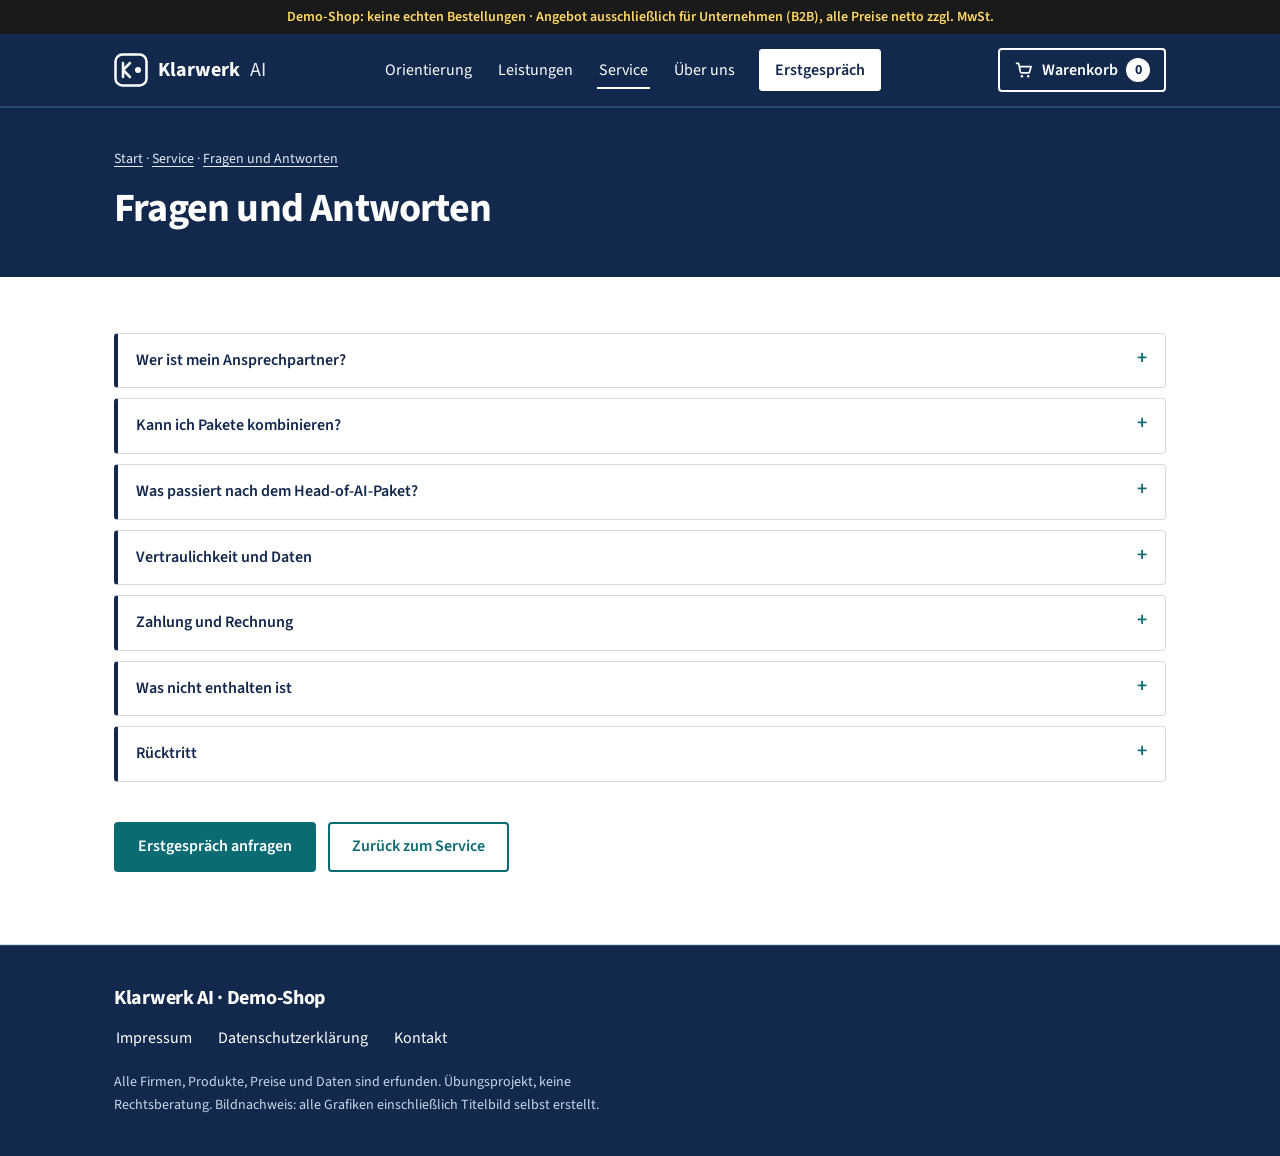
<file: website/service/faq.html>
<!DOCTYPE html>
<html lang="de">
<head>
  <meta charset="utf-8">
  <meta name="viewport" content="width=device-width, initial-scale=1">
  <title>Fragen und Antworten – Klarwerk AI (Demo-Shop)</title>
  <meta name="description" content="Häufige Fragen zu Ablauf, Zahlung, Daten und Rücktritt. Alle Inhalte sind erfunden.">
  <link rel="stylesheet" href="../css/klarwerk.css?v=2026-11-27">
  <link rel="icon" href="../images/favicon.svg" type="image/svg+xml">
  <script src="../js/app.js?v=2026-11-27" defer></script>
</head>
<body>
  <a class="skip" href="#inhalt">Zum Inhalt springen</a>
  <div class="demo" role="note"><span class="demo-lang">Demo-Shop: keine echten Bestellungen · Angebot ausschließlich für Unternehmen (B2B), alle Preise netto zzgl. MwSt.</span><span class="demo-kurz">Demo-Shop: keine echten Bestellungen · nur B2B</span></div>
  <header class="kopf">
    <div class="wrap">
      <a class="logo" href="../index.html" aria-label="Klarwerk AI, zur Startseite">
        <svg width="34" height="34" viewBox="0 0 34 34" aria-hidden="true" focusable="false">
          <rect x="1.5" y="1.5" width="31" height="31" rx="7" fill="none" stroke="#fff" stroke-width="2.5"/>
          <path d="M9 24V10m0 7l7-7m-7 7l7 7" fill="none" stroke="#fff" stroke-width="2.5" stroke-linecap="round" stroke-linejoin="round"/>
          <circle cx="24" cy="17" r="3" fill="#fff"/>
        </svg>
        Klarwerk <span>AI</span>
      </a>
      <button class="menue-btn" type="button" aria-expanded="false" aria-controls="hauptnav" hidden>Menü</button>
      <nav id="hauptnav" aria-label="Hauptnavigation">
        <ul>
          <li><a href="../index.html#orientierung">Orientierung</a></li>
          <li><a href="../index.html#produkte">Leistungen</a></li>
          <li><a href="../service/index.html" aria-current="page">Service</a></li>
          <li><a href="../index.html#ueber-uns">Über uns</a></li>
          <li class="nav-cta"><a href="../index.html#kontakt">Erstgespräch</a></li>
        </ul>
      </nav>
      <a class="warenkorb" href="../warenkorb.html" id="warenkorb-link"><svg class="korb-icon" width="20" height="20" viewBox="0 0 24 24" aria-hidden="true" focusable="false"><path d="M3 4h2.5l2.2 10.2a1.5 1.5 0 0 0 1.5 1.2h7.9a1.5 1.5 0 0 0 1.5-1.1L20.5 8H6.4" fill="none" stroke="currentColor" stroke-width="2" stroke-linecap="round" stroke-linejoin="round"/><circle cx="9.5" cy="19.5" r="1.5" fill="currentColor"/><circle cx="17" cy="19.5" r="1.5" fill="currentColor"/></svg><span class="korb-text">Warenkorb</span> <span class="korb-zahl" id="anzahl">0</span></a>
    </div>
  </header>
  <main id="inhalt">
    <section class="seitenband" aria-labelledby="seitentitel">
      <div class="wrap">
        <p class="brot"><a href="../index.html">Start</a> · <a href="index.html">Service</a> · <a href="faq.html">Fragen und Antworten</a></p>
        <h1 id="seitentitel">Fragen und Antworten</h1>
      </div>
    </section>
    <section class="service">
      <div class="wrap">
        <details>
          <summary>Wer ist mein Ansprechpartner?</summary>
          <div><p>Jedes Projekt hat eine verantwortliche Person aus unserem Team. Sie lernen sie im Kick-off kennen und erreichen sie bis zum Ende der Nachbetreuung direkt.</p></div>
        </details>
        <details>
          <summary>Kann ich Pakete kombinieren?</summary>
          <div><p>Ja. Üblich ist der Einstieg mit dem KI-Startworkshop oder der Strategie, danach Governance oder Automatisierung. Bei Folgebuchungen innerhalb von 3 Monaten sprechen wir über einen Kombinationsnachlass (Platzhalter).</p></div>
        </details>
        <details>
          <summary>Was passiert nach dem Head-of-AI-Paket?</summary>
          <div><p>Nach den 3 Monaten Mindestlaufzeit läuft das Paket monatlich weiter. Sie können mit 30 Tagen Frist zum Monatsende kündigen (Platzhalter, noch zu prüfen).</p></div>
        </details>
        <details>
          <summary>Vertraulichkeit und Daten</summary>
          <div><ul>
            <li>Auf Wunsch unterzeichnen wir vorab eine Vertraulichkeitsvereinbarung (NDA).</li>
            <li>Wir arbeiten mit Testdaten oder anonymisierten Daten. Personenbezogene Daten sind nicht nötig.</li>
            <li>Bei Bedarf schließen wir einen Auftragsverarbeitungsvertrag nach DSGVO.</li>
          </ul></div>
        </details>
        <details>
          <summary>Zahlung und Rechnung</summary>
          <div><ul>
            <li>Alle Preise verstehen sich zzgl. MwSt.</li>
            <li>Die Rechnung folgt nach dem Kick-off, zahlbar in 14 Tagen.</li>
            <li>Das Head-of-AI-Paket wird monatlich abgerechnet.</li>
            <li>Im Demo-Shop gibt es keine Bezahlfunktion.</li>
          </ul></div>
        </details>
        <details>
          <summary>Was nicht enthalten ist</summary>
          <div><ul>
            <li>Programmierung und technische Umsetzung von Individuallösungen.</li>
            <li>Rechtsberatung: Die Berichte geben Hinweise, ersetzen aber keine anwaltliche Prüfung.</li>
            <li>Garantie bestimmter Einspar- oder Umsatzeffekte: Nutzenangaben sind Schätzungen.</li>
          </ul></div>
        </details>
        <details>
          <summary>Rücktritt</summary>
          <div><p>Kostenlose Stornierung bis 7 Tage vor Projektstart, danach anteilig. Diese Regel ist ein Platzhalter und noch zu prüfen.</p></div>
        </details>

        <p class="weiter"><a class="btn" href="../index.html#kontakt">Erstgespräch anfragen</a><a class="btn btn-zweit" href="index.html">Zurück zum Service</a></p>
      </div>
    </section>
  </main>
  <footer>
    <div class="wrap">
      <h2>Klarwerk AI · Demo-Shop</h2>
      <nav aria-label="Rechtliches">
        <ul>
          <li><a href="../impressum.html">Impressum</a></li>
          <li><a href="../datenschutz.html">Datenschutzerklärung</a></li>
          <li><a href="../index.html#kontakt">Kontakt</a></li>
        </ul>
      </nav>
      <p class="klein">Alle Firmen, Produkte, Preise und Daten sind erfunden. Übungsprojekt, keine Rechtsberatung. Bildnachweis: alle Grafiken einschließlich Titelbild selbst erstellt.</p>
    </div>
  </footer>
</body>
</html>
</file>
<file: website/css/klarwerk.css>
/* Schrift lokal eingebunden (Source Sans 3, SIL Open Font License): keine Verbindung zu fremden Servern */
    @font-face {
      font-family: "Source Sans 3";
      src: url("../fonts/SourceSans3.ttf") format("truetype");
      font-weight: 200 900;
      font-style: normal;
      font-display: swap;
    }

    :root {
      --marke: #12284C;      /* Hauptfarbe: Logo, Kopfbereich, Überschriften */
      --aktion: #0B6B73;     /* Akzent: nur Buttons und Links */
      --flaeche: #F4F6F8;    /* Hintergrund */
      --weiss: #FFFFFF;
      --text: #1A1A1A;       /* Fließtext */
      --text-leise: #4A5568; /* Hinweise */
      --linie: #D5DBE3;
      --hinweis: #FFD966;    /* nur Demo-Leiste */
      --teal: #6FC2C9;       /* große Ziffern und Balken auf dunklem Grund */
      --radius: 10px;
    }

    * { box-sizing: border-box; }
    html { scroll-behavior: smooth; }
    body {
      margin: 0;
      font-family: "Source Sans 3", "Segoe UI", Arial, sans-serif;
      font-size: 16px;
      line-height: 1.6;
      color: var(--text);
      background: var(--flaeche);
    }

    h1, h2, h3 { color: var(--marke); line-height: 1.2; margin: 0 0 .5em; }
    h1 { font-size: 40px; font-weight: 700; }
    h2 { font-size: 28px; font-weight: 700; }
    h3 { font-size: 20px; font-weight: 600; }
    p  { margin: 0 0 1em; max-width: 70ch; }
    .klein { font-size: 14px; color: var(--text-leise); }

    a { color: var(--aktion); text-underline-offset: 3px; }
    a:hover { text-decoration-thickness: 2px; }
    :focus-visible { outline: 3px solid var(--marke); outline-offset: 3px; }

    .skip {
      position: absolute; left: 8px; top: -60px;
      background: var(--weiss); color: var(--marke);
      padding: 8px 14px; border-radius: 6px; z-index: 10; font-weight: 600;
    }
    .skip:focus { top: 8px; }

    .wrap { max-width: 1100px; margin: 0 auto; padding: 0 24px; }
    section { padding: 64px 0; }

    /* 0 · Demo-Hinweis */
    .demo {
      background: var(--text); color: var(--hinweis);
      text-align: center; font-size: 14px; font-weight: 600; padding: 6px 12px;
    }

    /* 1 · Kopfbereich */
    header.kopf { background: var(--marke); color: var(--weiss); }
    .kopf .wrap {
      display: flex; align-items: center; justify-content: space-between;
      gap: 24px; flex-wrap: wrap; padding-top: 14px; padding-bottom: 14px;
    }
    .logo {
      display: flex; align-items: center; gap: 10px;
      color: var(--weiss); text-decoration: none; font-size: 20px; font-weight: 700;
    }
    .logo span { font-weight: 400; opacity: .9; }
    nav ul { list-style: none; display: flex; gap: 22px; margin: 0; padding: 0; flex-wrap: wrap; }
    nav a { color: var(--weiss); text-decoration: none; padding: 6px 2px; border-bottom: 2px solid transparent; }
    nav a:hover { border-bottom-color: var(--weiss); }
    nav a:focus-visible, .logo:focus-visible, .warenkorb:focus-visible { outline-color: var(--weiss); }
    .warenkorb {
      background: transparent; color: var(--weiss); font: inherit; font-weight: 600;
      border: 2px solid var(--weiss); border-radius: 999px; padding: 6px 16px; cursor: pointer;
    }
    .warenkorb:hover { background: var(--weiss); color: var(--marke); }

    /* 2 · Startbereich */
    .start { background: var(--weiss); border-bottom: 1px solid var(--linie); }
    .start .wrap { display: grid; grid-template-columns: 1.2fr 1fr; gap: 48px; align-items: center; }
    .tag {
      display: inline-block; background: #E4ECF7; color: var(--marke);
      font-size: 14px; font-weight: 600; padding: 4px 12px; border-radius: 999px; margin-bottom: 16px;
    }
    .start h1 { font-size: 56px; }
    .start p.lead { font-size: 16px; }
    .btn {
      display: inline-block; background: var(--aktion); color: var(--weiss);
      font: inherit; font-weight: 600; text-decoration: none;
      border: 0; border-radius: 8px; padding: 12px 24px; cursor: pointer;
    }
    .btn:hover { background: #09585F; }
    .btn:focus-visible { outline-color: var(--marke); }
    .start svg { width: 100%; height: auto; border-radius: 16px; display: block; }

    /* 2 · Orientierung */
    .orient { background: #E4ECF7; border-bottom: 1px solid var(--linie); }
    .orient-liste { list-style: none; margin: 24px 0 0; padding: 0; display: grid; grid-template-columns: 1fr 1fr; gap: 24px; }
    .orient-liste li { background: var(--weiss); border: 1px solid var(--linie); border-radius: var(--radius); padding: 24px; display: flex; flex-direction: column; align-items: flex-start; }
    .orient-liste h3 { margin: 0 0 8px; }
    .orient-liste p { margin: 0 0 16px; flex-grow: 1; }
    .orient-liste .schritt-tag { flex-grow: 0; font-size: 14px; font-weight: 600; color: var(--text-leise); margin-bottom: 6px; }
    .kontakt { padding: 0 0 64px; }
    .sr-nur { position: absolute; width: 1px; height: 1px; overflow: hidden; clip: rect(0 0 0 0); white-space: nowrap; }

    /* 3 · Produktbereich */
    .produkte .intro { margin-bottom: 32px; }
    .raster { display: grid; grid-template-columns: repeat(6, 1fr); gap: 24px; list-style: none; margin: 0; padding: 0; }
    .karte {
      background: var(--weiss); border: 1px solid var(--linie); border-radius: var(--radius);
      padding: 20px; display: flex; flex-direction: column;
    }
    .karte { grid-column: span 2; }
    .karte:nth-child(4) { grid-column: 2 / span 2; }
    .karte:nth-child(5) { grid-column: 4 / span 2; }
    .bild { display: block; width: 100%; height: auto; aspect-ratio: 16 / 9; object-fit: cover; border-radius: 8px; margin-bottom: 16px; }
    .kat { font-size: 14px; font-weight: 600; color: var(--text-leise); margin: 0 0 4px; }
    .karte h3 { font-size: 20px; margin-bottom: 6px; }
    .karte .info { color: var(--text); flex-grow: 1; margin-bottom: 14px; }
    .preis { font-size: 16px; font-weight: 600; color: var(--text); margin: 0; line-height: 1.2; }
    .proz { font-size: 16px; font-weight: 600; }
    .preis-hinweis { font-size: 14px; color: var(--text-leise); margin: 0 0 14px; }
    .karte .btn { width: 100%; text-align: center; }
    .meldung {
      margin-top: 24px; padding: 12px 16px; border-left: 4px solid var(--aktion);
      background: var(--weiss); border-radius: 4px; min-height: 48px;
    }

    /* 4 · Service */
    .service { background: var(--weiss); border-top: 1px solid var(--linie); border-bottom: 1px solid var(--linie); }
    .service h3.detail { font-size: 20px; margin: 0 0 8px; }
    .service h4 { font-size: 20px; font-weight: 600; color: var(--marke); line-height: 1.2; margin: 40px 0 12px; }

    .versprechen, .optionen { list-style: none; margin: 0; padding: 0; display: grid; grid-template-columns: repeat(4, 1fr); gap: 16px; }
    .versprechen li, .optionen li { background: var(--flaeche); border: 1px solid var(--linie); border-top: 4px solid var(--akzent-petrol, #0B6B73); border-radius: var(--radius); padding: 16px; }
    .versprechen strong, .optionen strong { display: block; color: var(--marke); font-size: 16px; margin-bottom: 4px; }
    .versprechen p, .optionen p { margin: 0; font-size: 16px; }
    .optionen { grid-template-columns: repeat(3, 1fr); }
    .optionen .opt-preis { margin-top: 8px; font-size: 14px; color: var(--text-leise); }
    .mitwirkung { max-width: 70ch; padding-left: 20px; margin: 0; }
    .mitwirkung li { margin-bottom: 6px; }
    .support-tabelle { max-width: 100%; }
    .support-tabelle + p { margin-top: 16px; }
    @media (max-width: 900px) {
      .service .tabelle { display: block; overflow-x: auto; }
      .versprechen, .optionen { grid-template-columns: 1fr; }
    }
    .schritte { list-style: none; counter-reset: s; margin: 0; padding: 0; display: grid; grid-template-columns: repeat(5, 1fr); gap: 16px; }
    .schritte li { counter-increment: s; background: var(--flaeche); border: 1px solid var(--linie); border-radius: var(--radius); padding: 16px; }
    .schritte li::before {
      content: counter(s); display: flex; align-items: center; justify-content: center;
      width: 32px; height: 32px; border-radius: 50%; background: var(--marke); color: var(--weiss); font-weight: 700; margin-bottom: 10px;
    }
    .schritte strong { display: block; color: var(--marke); font-size: 16px; margin-bottom: 4px; }
    .schritte p { margin: 0 0 6px; font-size: 16px; }
    .schritte .zeit { font-size: 14px; color: var(--text-leise); margin: 0; }
    .tabelle { width: 100%; border-collapse: collapse; background: var(--weiss); }
    .tabelle caption { text-align: left; font-size: 14px; color: var(--text-leise); padding-bottom: 8px; }
    .tabelle th, .tabelle td { text-align: left; padding: 10px 14px; border-bottom: 1px solid var(--linie); }
    .tabelle thead th { background: var(--marke); color: var(--weiss); font-weight: 600; }
    .tabelle tbody th { font-weight: 600; color: var(--marke); }
    details { border: 1px solid var(--linie); border-radius: var(--radius); background: var(--flaeche); margin-bottom: 10px; }
    summary { cursor: pointer; padding: 14px 18px; font-weight: 600; color: var(--marke); list-style: none; display: flex; justify-content: space-between; gap: 12px; }
    summary::-webkit-details-marker { display: none; }
    summary::after { content: "+"; font-size: 20px; line-height: 1; color: var(--aktion); }
    details[open] summary::after { content: "–"; }
    details > div { padding: 0 18px 14px; }
    details ul { margin: 0; padding-left: 20px; max-width: 70ch; }
    details p { margin-bottom: 8px; }
    .testbox { background: #E4ECF7; border: 1px solid var(--linie); border-radius: var(--radius); padding: 24px 28px; display: flex; flex-wrap: wrap; align-items: center; justify-content: space-between; gap: 20px; }
    .testbox h3 { margin: 0 0 4px; }
    .testbox p { margin: 0; }
    .kontaktbox { margin-top: 40px; background: var(--marke); color: var(--weiss); border-radius: var(--radius); padding: 28px 32px; display: flex; flex-wrap: wrap; align-items: center; justify-content: space-between; gap: 20px; }
    .kontaktbox h3 { color: var(--weiss); margin: 0 0 6px; }
    .kontaktbox p { margin: 0; color: #E1E8F4; }
    .kontaktbox .btn { background: var(--weiss); color: var(--marke); }
    .kontaktbox .btn:hover { background: #E4ECF7; }
    .kontaktbox .btn:focus-visible { outline-color: var(--weiss); }
    .btn-zweit { background: var(--weiss); color: var(--aktion); border: 2px solid var(--aktion); padding: 10px 22px; margin-left: 10px; }
    .btn-zweit:hover { background: #E4F1F2; }

    /* Über uns */
    .ueber .wrap { display: grid; grid-template-columns: 1fr 1.3fr; gap: 40px; align-items: start; }
    .team { list-style: none; margin: 0; padding: 0; display: grid; grid-template-columns: repeat(4, 1fr); gap: 14px; }
    .team li { text-align: left; }
    .portrait {
      aspect-ratio: 3 / 4; background: #E4ECF7; border-radius: 8px; margin-bottom: 10px;
      display: flex; flex-direction: column; align-items: center; justify-content: center; gap: 4px; color: var(--marke);
    }
    .portrait svg { width: 56%; height: auto; }
    .portrait small { font-size: 14px; color: var(--text-leise); }
    .team strong { display: block; color: var(--marke); font-size: 16px; line-height: 1.3; }
    .team span { font-size: 14px; color: var(--text-leise); }

    /* 5 · Fußbereich */
    footer { background: var(--marke); color: var(--weiss); padding: 40px 0; }
    footer h2 { color: var(--weiss); font-size: 20px; }
    footer a { color: var(--weiss); }
    footer .platzhalter { display: grid; grid-template-columns: 1fr 1fr; gap: 32px; margin-top: 24px; }
    footer .platzhalter div { background: rgba(255,255,255,.08); border-radius: 8px; padding: 16px 20px; }
    footer .platzhalter h3 { color: var(--weiss); font-size: 16px; }
    footer p { color: #E1E8F4; }
    footer nav ul { margin-bottom: 8px; }

    /* Handy */
    @media (max-width: 860px) {
      h1, .start h1 { font-size: 40px; }
      h2 { font-size: 28px; }
      .start .wrap, footer .platzhalter, .ueber .wrap { grid-template-columns: 1fr; }
      .schritte, .orient-liste { grid-template-columns: 1fr; }
      .btn-zweit { margin-left: 0; margin-top: 10px; }
      .start .btn { margin-right: 10px; }
      .start .btn-zweit { margin-right: 0; }
      .kopf .wrap { gap: 12px 20px; }
      nav ul { gap: 16px; }
      .raster { grid-template-columns: 1fr; }
      .karte, .karte:nth-child(n+4) { grid-column: auto; }
      section { padding: 44px 0; }
    }
    @media (min-width: 561px) and (max-width: 860px) {
      .kopf .wrap .logo { order: 1; }
      .kopf .wrap .warenkorb { order: 2; margin-left: auto; }
      .kopf .wrap nav { order: 3; flex-basis: 100%; }
    }
    @media (min-width: 861px) and (max-width: 1000px) {
      .raster { grid-template-columns: repeat(2, 1fr); }
      .karte, .karte:nth-child(n+4) { grid-column: auto; }
    }
    @media (max-width: 520px) { .team { grid-template-columns: repeat(2, 1fr); } }
    @media (prefers-reduced-motion: reduce) { html { scroll-behavior: auto; } }

    /* Unterseiten */
    .service .sub { font-size: 20px; font-weight: 600; color: var(--marke); line-height: 1.2; margin: 40px 0 12px; }
    .brot { font-size: 14px; margin: 0 0 16px; }
    .seitenkopf h1 { margin-bottom: 8px; }
    .weiter { margin-top: 40px; }
    nav a[aria-current="page"] { border-bottom-color: var(--weiss); }
    .seitenkopf .lead, .service .lead { font-size: 16px; }

    /* ===== Stil C: kontrastreich und kompakt (nur Optik, Inhalte unverändert) ===== */
    :root { --radius: 4px; --dunkel-linie: #2B4670; --hell-auf-dunkel: #E1E8F4; }
    section { padding: 56px 0; }

    /* Überschriften: markant */
    h1 { font-size: 40px; font-weight: 700; letter-spacing: -0.02em; line-height: 1.1; }
    h2 { font-size: 40px; font-weight: 700; letter-spacing: -0.015em; }
    h3 { letter-spacing: -0.005em; }
    .produkte h2::before, .orient h2::before, .ueber h2::before, .service h2:not(.sub)::before {
      content: ""; display: block; width: 56px; height: 4px; background: var(--marke); margin-bottom: 14px;
    }

    /* Kopf: dunkel, mit feiner Linie */
    header.kopf { border-bottom: 1px solid var(--dunkel-linie); }
    .warenkorb { border-radius: var(--radius); }
    .skip { border-radius: var(--radius); }

    /* Start: dunkle Fläche, große Aussage */
    .start { background: var(--marke); border-bottom: 0; padding: 72px 0; }
    .start h1 { color: var(--weiss); font-size: 56px; line-height: 1.05; }
    .start p.lead { color: var(--hell-auf-dunkel); font-size: 20px; }
    .tag { background: rgba(255,255,255,.12); color: var(--weiss); border-radius: var(--radius); }
    .start .btn { background: var(--weiss); color: var(--marke); }
    .start .btn:hover { background: #E4ECF7; }
    .start .btn-zweit { background: transparent; color: var(--weiss); border-color: var(--weiss); }
    .start .btn-zweit:hover { background: var(--weiss); color: var(--marke); }
    .start :focus-visible, .seitenband :focus-visible { outline-color: var(--weiss); }
    .start svg { border-radius: var(--radius); border: 1px solid var(--dunkel-linie); }

    /* Seitenband der Unterseiten */
    section.seitenband { background: var(--marke); color: var(--weiss); padding: 40px 0 36px; border-top: 1px solid var(--dunkel-linie); }
    .seitenband h1 { color: var(--weiss); margin-bottom: 10px; }
    .seitenband .brot, .seitenband .brot a { color: var(--hell-auf-dunkel); }
    .seitenband .lead { color: var(--hell-auf-dunkel); margin: 0; }
    .seitenband + .service { border-top: 0; }

    /* Buttons: eckig */
    .btn { border-radius: var(--radius); }
    .btn-zweit { background: var(--weiss); }

    /* Karten und Flächen: Kanten statt Rundungen */
    .orient-liste li, .karte, .schritte li, .versprechen li, .optionen li, .testbox, .kontaktbox, details, .meldung {
      border-radius: var(--radius);
    }
    .orient-liste li, .karte { border-top: 4px solid var(--marke); }
    .bild { border-radius: 2px; }
    .karte h3 { font-size: 20px; }
    .raster { gap: 20px; }

    /* Service: Ziffern groß, Linien klar */
    .versprechen li, .optionen li { border-top-color: var(--marke); }
    .schritte li { border-top: 4px solid var(--marke); }
    .schritte li::before {
      width: auto; height: auto; border-radius: 0; background: none;
      justify-content: flex-start; font-size: 40px; line-height: 1; color: var(--aktion); margin-bottom: 8px;
    }
    .tabelle { border-top: 4px solid var(--marke); }
    .tabelle thead th { background: var(--marke); }
    details { background: var(--weiss); border-left: 4px solid var(--marke); }
    .service .sub { margin-top: 48px; }

    /* Teamfotos */
    .portrait { border-radius: 2px; }

    /* Kontaktbox und Fuß */
    .kontaktbox { padding: 32px 36px; }
    .kontaktbox h3 { font-size: 28px; }
    footer .platzhalter div { border-radius: var(--radius); }
    footer { border-top: 1px solid var(--dunkel-linie); }

    @media (max-width: 860px) {
      h1, .start h1 { font-size: 40px; }
      h2 { font-size: 28px; }
      .start { padding: 48px 0; }
      .kontaktbox h3 { font-size: 20px; }
    }

    /* Startbild (Foto) */
    .start img { width: 100%; height: auto; display: block; border-radius: var(--radius); border: 1px solid var(--dunkel-linie); aspect-ratio: 4 / 3; object-fit: cover; }

    /* 7 · Bundles (25.11.2026) */
    .bundles { display: grid; grid-template-columns: repeat(3, minmax(0, 1fr)); gap: 20px; list-style: none; margin: 16px 0 32px; padding: 0; align-items: stretch; }
    .bundles .karte, .bundles .karte:nth-child(n) { grid-column: auto; padding: 20px; }
    .bundles .karte h3 { min-height: 0; }
    .bundles .karte .info { font-size: 16px; }
    @media (max-width: 900px) { .bundles { grid-template-columns: 1fr; } }

    /* ===== 8 · Handy-Menü (Schaltfläche „Menü“) =====
       Nur bis 860 px (vorhandener Umbruch der Navigation) und nur mit JavaScript.
       Ohne JavaScript bleibt die Schaltfläche versteckt (hidden) und die Navigation sichtbar.
       Im HTML steht die Schaltfläche direkt vor der Navigation, damit Tab nach dem Öffnen in die Menü-Links führt.
       Die sichtbare Reihenfolge (Logo, Warenkorb, Menü, Navigation) regelt order. */
    .menue-btn {
      background: transparent; color: var(--weiss); font: inherit; font-weight: 600;
      border: 2px solid var(--weiss); border-radius: var(--radius);
      min-width: 44px; min-height: 44px; padding: 6px 16px; cursor: pointer;
    }
    .menue-btn:hover, .menue-btn[aria-expanded="true"] { background: var(--weiss); color: var(--marke); }
    .menue-btn:focus-visible { outline-color: var(--weiss); }
    .menue-btn[hidden] { display: none; }
    @media (min-width: 861px) {
      .menue-btn { display: none; }
    }
    @media (max-width: 860px) {
      .kopf.menue-js .wrap .logo { order: 1; }
      .kopf.menue-js .wrap .warenkorb { order: 2; margin-left: auto; }
      .kopf.menue-js .wrap .menue-btn { order: 3; margin-left: auto; }
      .kopf.menue-js .wrap:has(.warenkorb) .menue-btn { margin-left: 0; }
      .kopf.menue-js .wrap nav { order: 4; flex-basis: 100%; display: none; }
      .kopf.menue-js.offen .wrap nav { display: block; }
      .kopf.menue-js nav ul { flex-direction: column; gap: 0; padding: 4px 0 6px; }
      .kopf.menue-js nav a { display: inline-flex; align-items: center; min-height: 44px; }
    }
    /* ===== 9 · Seite Reifegrad-Test (orientierung/reifegrad-test.html, body.seite-reifegrad) =====
       Ehemals <style> in der Seite. Alle Regeln gelten nur mit .seite-reifegrad davor.
       Zurückgesetzt werden gemeinsame Regeln, die sonst neu wirken würden (section-Abstand, Laufweite, Hover, Fußbereich). */
    .seite-reifegrad * { min-width: 0; }
    .seite-reifegrad h1 { font-size: 40px; }
    .seite-reifegrad h2 { font-size: 20px; letter-spacing: normal; margin-bottom: 4px; }
    .seite-reifegrad h3 { letter-spacing: normal; }
    .seite-reifegrad a:hover { text-decoration-thickness: auto; }

    .seite-reifegrad main { padding: 48px 0 64px; }
    .seite-reifegrad .test { display: grid; grid-template-columns: minmax(0, 1.35fr) minmax(0, 1fr); gap: 48px; align-items: start; }
    .seite-reifegrad .test > section { padding: 0; }
    .seite-reifegrad .dim { border-top: 2px solid var(--marke); padding-top: 16px; margin-top: 32px; }
    .seite-reifegrad .dim > p { color: var(--text-leise); margin: 0 0 8px; }
    .seite-reifegrad .q { padding: 16px 0; border-bottom: 1px solid var(--linie); }
    .seite-reifegrad .q h3 { font-size: 16px; font-weight: 600; margin: 0 0 10px; }
    .seite-reifegrad .opts { display: grid; grid-template-columns: repeat(4, minmax(0, 1fr)); gap: 8px; }
    .seite-reifegrad .opts label { display: flex; align-items: center; min-height: 52px; padding: 8px 12px; border: 1px solid var(--linie); border-radius: 4px; background: var(--weiss); cursor: pointer; font-size: 16px; line-height: 1.3; }
    .seite-reifegrad .opts label:hover { border-color: var(--marke); }
    .seite-reifegrad .opts input { position: absolute; opacity: 0; pointer-events: none; }
    .seite-reifegrad .opts input:checked + label { background: var(--marke); color: var(--weiss); border-color: var(--marke); }
    .seite-reifegrad .opts input:focus-visible + label { outline: 3px solid var(--aktion); outline-offset: 2px; }
    .seite-reifegrad .note { font-size: 14px; color: var(--text-leise); margin-top: 28px; }

    .seite-reifegrad .panel { position: sticky; top: 88px; background: var(--marke); color: var(--weiss); border-radius: 4px; padding: 28px; }
    .seite-reifegrad .gauge { display: grid; grid-template-columns: auto minmax(0, 1fr); gap: 20px; align-items: center; }
    .seite-reifegrad .ring { width: 132px; height: 132px; }
    .seite-reifegrad .num { font-size: 56px; font-weight: 700; line-height: 1; }
    .seite-reifegrad .lvl { font-size: 20px; font-weight: 700; margin-top: 6px; }
    .seite-reifegrad .small { font-size: 14px; opacity: .85; }
    .seite-reifegrad .bars { margin: 24px 0 8px; display: grid; gap: 10px; }
    .seite-reifegrad .bar { display: grid; grid-template-columns: 7em minmax(0, 1fr) 3em; gap: 10px; align-items: center; font-size: 16px; }
    .seite-reifegrad .track { height: 10px; border-radius: 4px; background: rgba(255,255,255,.2); overflow: hidden; }
    .seite-reifegrad .fill { height: 100%; background: var(--teal); width: 0; transition: width .5s ease; }
    .seite-reifegrad .bar b { text-align: right; font-variant-numeric: tabular-nums; }
    .seite-reifegrad .rec { border-top: 1px solid rgba(255,255,255,.4); margin-top: 18px; padding-top: 16px; }
    .seite-reifegrad .rec p { margin: 6px 0 0; }
    .seite-reifegrad .rec a { color: var(--weiss); }
    .seite-reifegrad .btns { display: flex; flex-wrap: wrap; gap: 10px; margin-top: 18px; }
    /* Knöpfe nur im Ergebnisfeld (sonst würden Warenkorb und Menü mit umgestaltet) */
    .seite-reifegrad .panel button, .seite-reifegrad .panel .btn { font: 600 16px "Source Sans 3", Arial, sans-serif; min-height: 44px; padding: 0 18px; border-radius: 4px; border: 2px solid var(--weiss); background: transparent; color: var(--weiss); cursor: pointer; display: inline-flex; align-items: center; text-decoration: none; }
    /* gemeinsames .btn:hover (Petrol) hier aufheben: sonst schlechter Kontrast auf dem weißen Knopf */
    .seite-reifegrad .panel .btn:hover { background: transparent; }
    .seite-reifegrad .panel button.main, .seite-reifegrad .panel .btn.main, .seite-reifegrad .panel .btn.main:hover { background: var(--weiss); color: var(--marke); }
    .seite-reifegrad .panel button:focus-visible, .seite-reifegrad .panel .btn:focus-visible { outline-color: var(--weiss); }
    .seite-reifegrad #arc { transition: stroke-dashoffset .5s ease; }
    .seite-reifegrad #sendmsg { margin: 12px 0 0; }

    .seite-reifegrad footer { padding: 32px 0; border-top: 0; }
    .seite-reifegrad footer p { color: #E1E8F4; margin: 12px 0 0; font-size: 14px; }
    .seite-reifegrad footer nav ul { margin: 0; gap: 22px; } /* gap: sonst greift bis 860 px die gemeinsame Regel nav ul { gap: 16px } */

    @media (max-width: 900px) {
      .seite-reifegrad .test { grid-template-columns: 1fr; gap: 24px; }
      .seite-reifegrad .panel { position: relative; top: 0; }
      .seite-reifegrad h1 { font-size: 28px; }
    }
    @media (max-width: 600px) {
      .seite-reifegrad .opts { grid-template-columns: repeat(2, minmax(0, 1fr)); }
      .seite-reifegrad .ring { width: 104px; height: 104px; }
      .seite-reifegrad .bar { grid-template-columns: 6em minmax(0, 1fr) 2.8em; }
    }
    @media (prefers-reduced-motion: reduce) {
      .seite-reifegrad .fill, .seite-reifegrad .ring circle { transition: none !important; }
    }

    /* ===== 10 · Seite Potenzial-Check (orientierung/potenzial-check.html, body.seite-potenzial) =====
       Ehemals <style> in der Seite. Alle Regeln gelten nur mit .seite-potenzial davor.
       Listen- und Label-Regeln sind auf das Angebot (.doc) bzw. diese Seite begrenzt, damit Navigation und andere Seiten unverändert bleiben. */
    .seite-potenzial * { min-width: 0; }
    .seite-potenzial h1 { font-size: 40px; }
    .seite-potenzial h2 { font-size: 28px; letter-spacing: normal; margin-top: 40px; }
    .seite-potenzial h3 { font-size: 16px; font-weight: 600; letter-spacing: normal; margin-top: 24px; }
    .seite-potenzial .doc ul, .seite-potenzial .doc ol { max-width: 70ch; padding-left: 22px; margin: 0 0 1em; }
    .seite-potenzial .doc li, .seite-potenzial footer li { margin-bottom: 4px; }
    .seite-potenzial a:hover { text-decoration-thickness: auto; }

    .seite-potenzial main { padding: 40px 0 64px; }
    .seite-potenzial .doc { background: var(--weiss); border: 1px solid var(--linie); border-radius: var(--radius); padding: 40px 48px; }
    .seite-potenzial .doc h1 { margin-bottom: 8px; }
    .seite-potenzial .meta { color: var(--text-leise); margin-bottom: 24px; }

    .seite-potenzial table.tab { border-collapse: collapse; margin: 0 0 1em; width: 100%; max-width: 760px; }
    @media (max-width: 480px) { .seite-potenzial table.tab { display: block; overflow-x: auto; } .seite-potenzial .tab th, .seite-potenzial .tab td { padding: 8px 10px; } }
    .seite-potenzial .tab th, .seite-potenzial .tab td { text-align: left; padding: 9px 14px; border: 1px solid var(--linie); vertical-align: top; }
    .seite-potenzial .tab thead th { background: var(--marke); color: var(--weiss); font-weight: 600; }
    .seite-potenzial .tab tbody th { font-weight: 600; color: var(--marke); background: var(--flaeche); width: 30%; }
    .seite-potenzial .tab .r { text-align: right; white-space: nowrap; }

    /* Zusammenfassung oben: Text und Ablauf links, Preis-Kasten rechts (seit 26.11.2026) */
    .seite-potenzial .angebot-kurz { display: grid; grid-template-columns: minmax(0, 1.5fr) minmax(0, 1fr); gap: 32px; align-items: start; }
    .seite-potenzial .angebot-kurz h3 { margin-top: 16px; }
    .seite-potenzial .ablauf li { margin-bottom: 6px; }
    .seite-potenzial .kaufbox { margin-top: 0; }
    .seite-potenzial .kaufbox p { margin-bottom: 8px; }
    .seite-potenzial .kaufbox .preis-hinweis { margin-bottom: 12px; }
    .seite-potenzial .doc .haken { padding-left: 0; margin-bottom: 16px; }
    .seite-potenzial .kauf-knoepfe .btn { margin: 0; }

    /* Details zum Aufklappen: Überschrift in der Zeile, Inhalt wie im Angebot */
    .seite-potenzial summary h3 { margin: 0; font-size: 16px; color: var(--marke); }
    .seite-potenzial details > div { padding-top: 4px; }

    /* Kurzanfrage */
    .seite-potenzial .anfrage { margin-top: 48px; scroll-margin-top: 96px; }
    /* Kurzer Balken über jeder h2, wie auf den übrigen Seiten (seit 27.11.2026; ersetzt die Linie über der Anfrage) */
    .seite-potenzial .doc h2::before { content: ""; display: block; width: 56px; height: 4px; background: var(--marke); margin-bottom: 12px; }
    .seite-potenzial fieldset { border: 1px solid var(--linie); border-radius: var(--radius); padding: 14px 20px 6px; margin: 0 0 16px; }
    .seite-potenzial legend { font-weight: 700; color: var(--marke); padding: 0 8px; }
    .seite-potenzial .feld { margin-bottom: 14px; }
    .seite-potenzial label { display: block; font-weight: 600; margin-bottom: 4px; }
    .seite-potenzial .pflicht { color: #9B1C1C; }
    .seite-potenzial input[type=text], .seite-potenzial input[type=email], .seite-potenzial textarea {
      width: 100%; font: inherit; color: var(--text); background: var(--weiss);
      border: 1px solid #6B7685; border-radius: 4px; padding: 9px 12px;
    }
    .seite-potenzial textarea { min-height: 80px; resize: vertical; }
    .seite-potenzial input:focus-visible, .seite-potenzial textarea:focus-visible { outline: 3px solid var(--aktion); outline-offset: 1px; }
    .seite-potenzial .opt { display: flex; gap: 10px; align-items: flex-start; font-weight: 400; margin-bottom: 8px; }
    .seite-potenzial .opt input { margin-top: 5px; width: 18px; height: 18px; accent-color: var(--aktion); flex: none; }
    .seite-potenzial .zeile { display: grid; grid-template-columns: 1fr 1fr; gap: 14px; }

    .seite-potenzial .aktionen { display: flex; flex-wrap: wrap; gap: 12px; margin-top: 8px; }
    .seite-potenzial .btn { display: inline-flex; align-items: center; justify-content: center; font: 600 16px "Source Sans 3", Arial, sans-serif; min-height: 46px; padding: 0 22px; border-radius: 4px; border: 2px solid var(--aktion); background: var(--aktion); color: var(--weiss); cursor: pointer; text-decoration: none; }
    .seite-potenzial .btn:hover { background: #09585F; border-color: #09585F; }
    .seite-potenzial .btn.zweit { background: var(--weiss); color: var(--aktion); }
    .seite-potenzial .btn.zweit:hover { background: #E4F1F2; }
    /* mit .seite-potenzial davor, weil die Startseite ebenfalls ein Element mit id="meldung" hat */
    .seite-potenzial #meldung { margin-top: 16px; padding: 12px 16px; border-left: 4px solid var(--aktion); background: var(--flaeche); border-radius: 4px; min-height: 48px; }
    .seite-potenzial #meldung.fehler { border-left-color: #9B1C1C; }

    .seite-potenzial footer { padding: 32px 0; border-top: 0; }
    .seite-potenzial footer p { color: #E1E8F4; margin: 12px 0 0; font-size: 14px; }
    .seite-potenzial footer nav ul { margin: 0; gap: 22px; } /* gap: sonst greift bis 860 px die gemeinsame Regel nav ul { gap: 16px } */

    .seite-potenzial .nur-druck { display: none; }
    .seite-potenzial h2.kein-abstand-oben { margin-top: 0; }

    @media (max-width: 860px) {
      .seite-potenzial .doc { padding: 24px 20px; }
      .seite-potenzial h1 { font-size: 28px; } .seite-potenzial h2 { font-size: 20px; }
      .seite-potenzial .angebot-kurz { grid-template-columns: 1fr; gap: 16px; }
      .seite-potenzial .zeile { grid-template-columns: 1fr; gap: 0; }
    }
    @media (max-width: 560px) {
      .seite-potenzial .kauf-knoepfe .btn, .seite-potenzial .aktionen .btn { width: 100%; }
    }
    /* Druckansicht (nur diese Seite; Seitenränder über die benannte Druckseite „angebot“, damit andere Seiten nicht betroffen sind).
       potenzial-check.js klappt vor dem Drucken alle Details auf. */
    .seite-potenzial { page: angebot; }
    @page angebot { margin: 16mm; }
    @media print {
      body.seite-potenzial { background: #fff; font-size: 10pt; }
      .seite-potenzial .demo, .seite-potenzial header.kopf, .seite-potenzial footer, .seite-potenzial .skip, .seite-potenzial .btn, .seite-potenzial .nicht-druck { display: none !important; }
      .seite-potenzial .nur-druck { display: block; }
      .seite-potenzial main { padding: 0; } .seite-potenzial .wrap { max-width: none; padding: 0; }
      .seite-potenzial .doc { border: 0; padding: 0; }
      .seite-potenzial details { border: 0; background: none; margin: 0; }
      .seite-potenzial summary { padding: 0; } .seite-potenzial details summary::after, .seite-potenzial details[open] summary::after { content: none; }
      .seite-potenzial summary h3 { font-size: 13pt; margin-top: 14px; }
      .seite-potenzial details > div { padding: 0; }
      .seite-potenzial h2 { page-break-after: avoid; } .seite-potenzial .doc h2::before { content: none; } .seite-potenzial .tab, .seite-potenzial .kaufbox { page-break-inside: avoid; }
      .seite-potenzial h1 { font-size: 26pt; } .seite-potenzial h2 { font-size: 16pt; margin-top: 18px; }
    }

    /* ===== 11 · Ehemalige style-Angaben (übrige Seiten) ===== */
    /* Bildnachweis-Zeile im Fußbereich (5 Seiten); schlägt .klein und footer p */
    footer .klein { color: #C9D6EA; margin-top: 24px; }
    /* Kontaktbox der Startseite ohne Abstand oben */
    .kontakt .kontaktbox { margin-top: 0; }

    /* ===== 11 · Design-Feinschliff (25.11.2026) ===== */

    /* Punkt 8 · Kopf läuft beim Scrollen mit; Sprungziele landen nicht unter dem Kopf */
    header.kopf { position: sticky; top: 0; z-index: 30; }
    [id] { scroll-margin-top: 88px; }
    @media print { header.kopf { position: static; } }

    /* Punkt 2 · Warenkorb im Kopf aller Seiten: Symbol, Wort, Zahl im Kreis */
    .warenkorb { display: inline-flex; align-items: center; gap: 8px; min-height: 44px; padding: 6px 14px; }
    .korb-icon { flex: none; }
    .korb-zahl {
      display: inline-grid; place-items: center; min-width: 24px; height: 24px; padding: 0 6px;
      border-radius: 12px; background: var(--weiss); color: var(--marke); font-size: 14px; font-weight: 700; line-height: 1;
    }
    .warenkorb:hover .korb-zahl { background: var(--marke); color: var(--weiss); }

    /* Punkt 1 · Kurze Rückmeldung unten am Bildschirm (leer = unsichtbar) */
    .toast {
      position: fixed; left: 50%; bottom: 24px; transform: translateX(-50%); z-index: 50;
      width: max-content; max-width: calc(100% - 32px);
      background: var(--marke); color: var(--weiss); border-left: 4px solid var(--teal); border-radius: var(--radius);
      box-shadow: 0 8px 24px rgba(18, 40, 76, .25); font-weight: 600;
    }
    .toast:not(:empty) { padding: 14px 18px; }
    .toast:empty { box-shadow: none; border: 0; }

    /* Punkt 4 · Preise groß, Hinweise klein */
    .preis { font-size: 28px; font-weight: 700; color: var(--marke); line-height: 1.15; }
    .preis .proz { font-size: 16px; font-weight: 600; }

    /* Punkt 5 · Bundles als eigener Abschnitt mit Abstand und sichtbarer Ersparnis */
    .bundles-kopf { margin-top: 72px; }
    .bundles-titel { font-size: 28px; font-weight: 700; letter-spacing: -0.01em; margin-bottom: 10px; }
    .bundles-titel::before { content: ""; display: block; width: 56px; height: 4px; background: var(--marke); margin-bottom: 14px; }
    .ersparnis {
      align-self: flex-start; background: var(--aktion); color: var(--weiss);
      font-size: 14px; font-weight: 700; padding: 3px 10px; border-radius: var(--radius); margin: 0 0 8px;
    }

    /* Punkt 9 · Leistungsumfang: Hinweis auf die Bundles */
    .hinweis-bundles { margin-top: 24px; padding: 12px 16px; background: var(--weiss); border-left: 4px solid var(--aktion); border-radius: var(--radius); }

    /* Punkt 13 · Offenes Handy-Menü als Liste mit Trennlinien und großen Tippflächen */
    @media (max-width: 860px) {
      .kopf.menue-js nav li + li { border-top: 1px solid var(--dunkel-linie); }
      .kopf.menue-js nav a { display: flex; width: 100%; min-height: 48px; border-bottom: 0; }
      .kopf.menue-js nav a[aria-current="page"] { font-weight: 700; text-decoration: underline; text-underline-offset: 6px; }
    }

    /* Punkt 3 · Handy: Demo-Leiste kurz, Kopf in einer Zeile (Logo, Warenkorb-Symbol, Menü) */
    .demo-kurz { display: none; }
    @media (max-width: 560px) {
      .demo-lang { display: none; }
      .demo-kurz { display: inline; }
      .kopf .wrap { padding-left: 16px; padding-right: 16px; gap: 8px; padding-top: 12px; padding-bottom: 12px; }
      .kopf .logo { font-size: 20px; gap: 8px; }
      .kopf .logo svg { width: 28px; height: 28px; }
      .korb-text { position: absolute; width: 1px; height: 1px; overflow: hidden; clip: rect(0 0 0 0); white-space: nowrap; }
      .warenkorb { padding: 6px 10px; gap: 6px; }
      .menue-btn { padding: 6px 12px; }
    }
    /* Sehr schmale Handys (bis 360 px): etwas enger, damit alles in eine Zeile passt */
    @media (max-width: 360px) {
      .kopf .logo { font-size: 20px; gap: 6px; }
      .warenkorb { padding: 6px 8px; }
      .menue-btn { padding: 6px 10px; }
    }

    /* Punkt 11 · Handy: Bilder flacher, Seite kürzer */
    @media (max-width: 560px) {
      .karte .bild { aspect-ratio: 2 / 1; }
      .start img { aspect-ratio: 16 / 9; }
    }

    @media (prefers-reduced-motion: reduce) { .toast { transition: none; } }

    /* ===== 12 · Produktseiten (produkte/*.html, body.seite-produkt) und Links darauf (26.11.2026) ===== */
    /* Kopf des Produkts: Bild links, Angaben und Warenkorb rechts; bis 860 px untereinander */
    .seite-produkt .produkt { background: var(--weiss); border-bottom: 1px solid var(--linie); }
    .seite-produkt .produkt-kopf { display: grid; grid-template-columns: minmax(0, 1.1fr) minmax(0, 1fr); gap: 40px; align-items: start; }
    .seite-produkt .produkt-kopf .bild { margin: 0; border: 1px solid var(--linie); }
    .seite-produkt .laufzeit { margin-bottom: 20px; }
    .seite-produkt .laufzeit strong { color: var(--marke); }
    .seite-produkt .preis { margin: 0; }
    .seite-produkt .preis-hinweis { margin-bottom: 20px; }
    /* Drei Abschnitte Enthalten, Sie erhalten, Ihre Mitwirkung: h2 mit kurzem Balken */
    .seite-produkt .produkt-umfang { display: grid; grid-template-columns: repeat(3, minmax(0, 1fr)); gap: 32px; margin-top: 56px; padding-top: 40px; border-top: 1px solid var(--linie); }
    .seite-produkt .produkt-umfang h2 { font-size: 20px; margin-bottom: 12px; }
    .seite-produkt .produkt-umfang h2::before { content: ""; display: block; width: 56px; height: 4px; background: var(--marke); margin-bottom: 12px; }
    .seite-produkt .produkt-umfang ul { margin: 0; padding-left: 20px; }
    .seite-produkt .produkt-umfang li { margin-bottom: 6px; }
    .seite-produkt .weiter .btn-zweit { margin-left: 0; }
    @media (max-width: 860px) {
      .seite-produkt .produkt-kopf, .seite-produkt .produkt-umfang { grid-template-columns: 1fr; gap: 24px; }
      .seite-produkt .produkt-umfang { margin-top: 40px; padding-top: 32px; }
      .seite-produkt .produkt-kopf .bild { aspect-ratio: 2 / 1; }
      .seite-produkt .weiter .btn-zweit { margin-top: 0; }
    }

    /* Startseite: Produktname als Link (bleibt Überschrift in Nachtblau, Unterstreichung zeigt den Link) */
    .karte h3 a { color: var(--marke); text-decoration: underline; text-decoration-thickness: 1px; }
    .karte h3 a:hover, .karte h3 a:focus-visible { color: var(--aktion); text-decoration-thickness: 2px; }
    .karte .bild-link { display: block; }

    /* Leistungsumfang: Kurzübersicht je Paket mit Link zur Produktseite */
    .paket-uebersicht { list-style: none; margin: 24px 0 0; padding: 0; display: grid; grid-template-columns: repeat(3, minmax(0, 1fr)); gap: 16px; }
    .paket-uebersicht li { background: var(--flaeche); border: 1px solid var(--linie); border-top: 4px solid var(--marke); border-radius: var(--radius); padding: 16px; display: flex; flex-direction: column; }
    .paket-uebersicht h2 { font-size: 20px; margin: 0 0 8px; }
    .service .paket-uebersicht h2::before { content: none; } /* der 4-px-Balken der Karte ersetzt hier den Balken über der h2 */
    .paket-uebersicht .laufzeit { margin: 0 0 4px; color: var(--text-leise); flex-grow: 1; }
    .paket-uebersicht .preis { margin: 0; }
    .paket-uebersicht .preis-hinweis { margin: 0 0 12px; }
    .paket-uebersicht a { font-weight: 600; align-self: flex-start; padding: 2px 0; }
    @media (max-width: 900px) { .paket-uebersicht { grid-template-columns: 1fr; } }

    /* ===== 13 · Warenkorb: Link im Kopf und Seite warenkorb.html (body.seite-warenkorb) (26.11.2026) ===== */
    /* Kopf: Link sieht aus wie der frühere Knopf; auf der Warenkorb-Seite hell hinterlegt (aktuelle Seite) */
    a.warenkorb { text-decoration: none; }
    a.warenkorb[aria-current="page"] { background: var(--weiss); color: var(--marke); }
    a.warenkorb[aria-current="page"] .korb-zahl { background: var(--marke); color: var(--weiss); }

    .seite-warenkorb .korb-bereich { background: var(--weiss); border-bottom: 1px solid var(--linie); }
    .seite-warenkorb #korb h2 { font-size: 28px; margin-bottom: 16px; }
    .seite-warenkorb #korb h2::before { content: ""; display: block; width: 56px; height: 4px; background: var(--marke); margin-bottom: 14px; }

    /* Artikelzeilen: Name | Menge | Summe | Entfernen; bis 560 px gestapelt */
    .korb-liste { list-style: none; margin: 0 0 32px; padding: 0; border-top: 4px solid var(--marke); }
    .korb-zeile { display: grid; grid-template-columns: minmax(0, 1fr) auto 9em auto; gap: 12px 24px; align-items: center; padding: 16px 0; border-bottom: 1px solid var(--linie); }
    .korb-name a { font-size: 16px; font-weight: 600; }
    .korb-einzel { display: block; margin-top: 2px; color: var(--text-leise); }
    .korb-menge { display: flex; align-items: center; gap: 8px; }
    .menge-btn {
      width: 40px; height: 40px; padding: 0; cursor: pointer;
      background: var(--weiss); color: var(--aktion); border: 2px solid var(--aktion); border-radius: var(--radius);
      font: inherit; font-size: 20px; font-weight: 700; line-height: 1;
    }
    .menge-btn:hover { background: #E4F1F2; }
    .menge-btn:disabled { background: var(--flaeche); color: var(--text-leise); border-color: var(--linie); cursor: not-allowed; }
    .menge-wert { min-width: 5.5em; text-align: center; font-weight: 600; }
    .korb-summe { margin: 0; text-align: right; font-size: 16px; font-weight: 700; color: var(--marke); }
    .korb-entfernen {
      background: none; border: 0; padding: 8px 4px; min-height: 40px; cursor: pointer;
      color: var(--aktion); font: inherit; text-decoration: underline; text-underline-offset: 3px;
    }
    .korb-entfernen:hover { text-decoration-thickness: 2px; }

    /* Summen und Absenden: rechts, schmal */
    .korb-abschluss { max-width: 420px; margin-left: auto; }
    .korb-summen { margin: 0 0 12px; }
    .korb-summen div { display: flex; justify-content: space-between; gap: 16px; padding: 6px 0; }
    .korb-summen dt, .korb-summen dd { margin: 0; }
    .korb-summen dd { text-align: right; white-space: nowrap; }
    .korb-summen .gesamt { border-top: 2px solid var(--marke); margin-top: 6px; padding-top: 12px; align-items: baseline; }
    .korb-summen .gesamt dt { font-weight: 700; color: var(--marke); }
    .korb-summen .gesamt dd { font-size: 28px; font-weight: 700; color: var(--marke); }
    .korb-hinweis { color: var(--text-leise); }
    .korb-abschluss .btn { width: 100%; text-align: center; }

    @media (max-width: 560px) {
      .korb-zeile { grid-template-columns: minmax(0, 1fr) auto; }
      .korb-name, .korb-entfernen { grid-column: 1 / -1; }
      .korb-entfernen { justify-self: start; }
      .menge-wert { min-width: 4.5em; }
      .korb-abschluss { max-width: none; }
    }

    /* ===== 14 · Design-Überarbeitung (Vorschlag 26.11.2026, Punkte 1–16) =====
       Schriftstufen: 14 · 16 · 20 · 28 · 40 · 56 px. Petrolgrün = Hauptaktion, Umriss = Nebenaktion. */
    .seite-recht .recht-titel { margin-top: 0; }
    .seite-recht main { min-height: 62vh; background: var(--weiss); }
    .weiter { display: flex; flex-wrap: wrap; gap: 12px; }
    .weiter .btn-zweit, .kauf-knoepfe .btn-zweit, .start-knoepfe .btn-zweit { margin: 0; }
    .btn { text-align: center; min-height: 48px; }
    a.btn { display: inline-flex; align-items: center; justify-content: center; }

    /* Punkt 8 · Menü: Erstgespräch als Button, aktueller Bereich markiert */
    nav a[aria-current="true"] { border-bottom-color: var(--weiss); }
    nav .nav-cta a { background: var(--weiss); color: var(--marke); font-weight: 600; padding: 8px 14px; border: 2px solid var(--weiss); border-radius: var(--radius); }
    nav .nav-cta a:hover { background: #E4ECF7; }
    nav ul { align-items: center; }
    @media (min-width: 861px) and (max-width: 1000px) {
      .kopf .wrap { gap: 14px; } nav ul { gap: 14px; }
      .korb-text { position: absolute; width: 1px; height: 1px; overflow: hidden; clip: rect(0 0 0 0); white-space: nowrap; }
    }
    @media (max-width: 860px) {
      .kopf.menue-js nav ul { align-items: stretch; }
      .kopf.menue-js nav a[aria-current="true"] { font-weight: 700; text-decoration: underline; text-underline-offset: 6px; }
      .kopf.menue-js nav .nav-cta { border-top: 0; padding: 8px 0; }
      .kopf.menue-js nav .nav-cta a { justify-content: center; text-decoration: none; }
    }

    /* Punkt 7 · Startbereich */
    .start-knoepfe { display: flex; flex-wrap: wrap; gap: 12px; margin-top: 24px; }
    .start .start-knoepfe .btn { margin: 0; padding-left: 18px; padding-right: 18px; }
    .orient-liste .btn { margin: 0; }
    @media (min-width: 1101px) { .start .wrap { grid-template-columns: 1.35fr 1fr; } }

    /* Häkchenliste (Karten und Bundles) und aufklappbare Details */
    .haken { list-style: none; margin: 0; padding: 0; }
    .haken li { position: relative; padding-left: 24px; margin-bottom: 4px; line-height: 1.45; }
    .haken li::before { content: ""; position: absolute; left: 4px; top: .3em; width: 6px; height: 11px; border: solid var(--aktion); border-width: 0 2px 2px 0; transform: rotate(45deg); }
    details.mehr { background: none; border: 0; margin: 0 0 16px; }
    details.mehr > summary { padding: 8px 0; justify-content: flex-start; gap: 8px; color: var(--aktion); }
    details.mehr > div { padding: 0; }
    @media (min-width: 561px) { details.mehr > summary { display: none; } }

    /* Punkt 3 · Paketkarten: 3 + 2, Nutzen, Stichpunkte, Laufzeit, Preis */
    .produkte .raster { gap: 24px; }
    .karte .nutzen { font-size: 20px; font-weight: 600; line-height: 1.3; margin: 0 0 12px; }
    .karte h3 { font-size: 16px; margin-bottom: 8px; }
    .karte.bundle h3 { font-size: 20px; }
    .karte details.mehr { flex-grow: 1; }
    .karte .dauer { color: var(--text-leise); margin: 0 0 8px; }
    .karte .ausschluss { color: var(--text-leise); font-size: 14px; margin: 8px 0 0; padding-left: 24px; }
    @media (min-width: 861px) and (max-width: 1000px) { .raster .karte:last-child { grid-column: 1 / -1; } }

    /* Punkt 9 · Empfohlenes Bundle */
    .karte.bundle.empfohlen { border: 2px solid var(--aktion); border-top-width: 4px; position: relative; }
    .empfehlung { position: absolute; top: -17px; left: 16px; margin: 0; background: var(--weiss); color: var(--aktion); border: 2px solid var(--aktion); border-radius: var(--radius); font-size: 14px; font-weight: 700; line-height: 1.5; padding: 2px 10px; }
    .bundles { margin-top: 32px; }

    /* Punkt 11 · Beispielergebnis als Prioritätenliste: drei Stufen, nach Reihenfolge geordnet (seit 26.11.2026 statt Tabelle).
       Steht seit 27.11.2026 auf der Workshop-Seite (potenzial-check.html#beispiel). Seit 27.11.2026 Zeilen statt Karten:
       links die Stufe, rechts die Anwendungsfälle, Balken links; bis 560 px steht die Stufe darüber.
       Mit .seite-potenzial .doc davor, damit die Listen-, h3- und section-Regeln dieser Seite (70ch, Einzug) nicht greifen. */
    .muster-marke { font-size: 14px; font-weight: 700; color: var(--marke); background: #E4ECF7; display: inline-block; padding: 4px 10px; border-radius: var(--radius); margin: 0; }
    .seite-potenzial .beispiel-ergebnis { padding: 0; scroll-margin-top: 96px; }
    .seite-potenzial .doc .prioritaet { list-style: none; counter-reset: stufe; max-width: none; margin: 16px 0 0; padding: 0; display: grid; gap: 12px; }
    .seite-potenzial .doc .prioritaet > li { counter-increment: stufe; display: grid; grid-template-columns: 220px minmax(0, 1fr); gap: 8px 24px; align-items: start; margin: 0; background: var(--flaeche); border: 1px solid var(--linie); border-left: 4px solid var(--marke); border-radius: var(--radius); padding: 16px 20px; }
    .seite-potenzial .prioritaet h3 { font-size: 18px; font-weight: 700; color: var(--marke); margin: 0; }
    .seite-potenzial .prioritaet h3::before { content: counter(stufe) " · "; }
    .seite-potenzial .doc .prioritaet ul { list-style: none; max-width: none; margin: 0; padding: 0; }
    .seite-potenzial .doc .prioritaet ul li { margin: 0; overflow-wrap: break-word; }
    .seite-potenzial .doc .prioritaet ul li + li { margin-top: 12px; }
    .seite-potenzial .prioritaet strong { display: block; color: var(--text); }
    .seite-potenzial .prioritaet span { display: block; font-size: 14px; color: var(--text-leise); }
    @media (max-width: 560px) { .seite-potenzial .doc .prioritaet > li { grid-template-columns: minmax(0, 1fr); padding: 14px 16px; } }

    /* Punkt 5 · Tabellen werden am Handy zu Karten */
    @media (max-width: 700px) {
      .service .karten-tabelle, .karten-tabelle { display: block; border: 0; background: none; overflow: visible; }
      .karten-tabelle caption { display: block; }
      .karten-tabelle thead { position: absolute; width: 1px; height: 1px; overflow: hidden; clip: rect(0 0 0 0); white-space: nowrap; }
      .karten-tabelle tbody { display: grid; gap: 12px; }
      .karten-tabelle tr { display: block; background: var(--weiss); border: 1px solid var(--linie); border-top: 4px solid var(--marke); border-radius: var(--radius); padding: 12px 16px; }
      .karten-tabelle tbody th { display: block; border: 0; padding: 0 0 8px; }
      .karten-tabelle td { display: grid; grid-template-columns: 6.5em minmax(0, 1fr); gap: 12px; border: 0; padding: 2px 0; }
      .karten-tabelle td::before { content: attr(data-label); color: var(--text-leise); font-size: 14px; line-height: 1.8; }
    }

    /* Punkt 10 · Produktseite: Kaufbox */
    .kaufbox { border: 1px solid var(--linie); border-top: 4px solid var(--marke); border-radius: var(--radius); background: var(--flaeche); padding: 20px; margin-top: 8px; }
    .seite-produkt .kaufbox .laufzeit { margin-bottom: 12px; }
    .seite-produkt .kaufbox .preis-hinweis { margin-bottom: 16px; }
    .kauf-knoepfe { display: flex; flex-wrap: wrap; gap: 12px; }

    /* Punkt 12 · Illustrierte Avatare */
    .avatar { display: block; width: min(100%, 112px); height: auto; border-radius: 50%; margin-bottom: 10px; }

    /* Punkt 14 · Kontaktblock hell, Fußbereich bleibt dunkel */
    .kontakt .kontaktbox { background: #E4ECF7; color: var(--text); border: 1px solid var(--linie); border-left: 8px solid var(--aktion); }
    .kontakt .kontaktbox h3 { color: var(--marke); }
    .kontakt .kontaktbox p { color: var(--text); }
    .kontakt .kontaktbox .btn { background: var(--aktion); color: var(--weiss); }
    .kontakt .kontaktbox .btn:hover { background: #09585F; }
    .kontakt .kontaktbox .btn:focus-visible { outline-color: var(--marke); }

    /* Punkt 15 · Schlanker Fußbereich */
    footer nav a { display: inline-flex; align-items: center; min-height: 32px; }
    footer nav a[aria-current="page"] { text-decoration: underline; text-underline-offset: 6px; border-bottom-color: transparent; }
    footer .klein { margin-top: 12px; margin-bottom: 0; }

    /* Punkt 6 · Rückmeldung: kurz, mit Link; am Rechner oben rechts unter dem Kopf */
    .toast { display: flex; flex-wrap: wrap; align-items: center; gap: 4px 20px; }
    .toast a { color: var(--weiss); font-weight: 700; display: inline-flex; align-items: center; min-height: 32px; }
    .toast a:focus-visible { outline-color: var(--weiss); }
    @media (min-width: 861px) { .toast { left: auto; right: 16px; bottom: auto; top: 88px; transform: none; } }

    /* Punkt 16 · Warenkorb: Liste links, Zusammenfassung als Box rechts */
    .korb-layout { display: grid; grid-template-columns: minmax(0, 1fr) 340px; gap: 40px; align-items: start; }
    .korb-zeile { grid-template-columns: minmax(0, 1fr) auto auto auto; gap: 12px 20px; }
    .korb-name { grid-column: 1; }
    .korb-summe { grid-column: 3; min-width: 7em; }
    .korb-entfernen { grid-column: 4; }
    .korb-liste { margin-bottom: 16px; }
    .korb-weiter { display: inline-flex; align-items: center; min-height: 44px; font-weight: 600; }
    .seite-warenkorb .korb-abschluss { max-width: none; margin: 0; position: sticky; top: 96px; background: var(--flaeche); border: 1px solid var(--linie); border-top: 4px solid var(--marke); border-radius: var(--radius); padding: 20px; }
    .seite-warenkorb #korb .korb-box-titel { font-size: 20px; margin-bottom: 8px; }
    .seite-warenkorb #korb .korb-box-titel::before { content: none; }
    @media (max-width: 960px) {
      .korb-layout { grid-template-columns: 1fr; gap: 24px; }
      .seite-warenkorb .korb-abschluss { position: static; }
    }
    @media (max-width: 560px) {
      .korb-zeile { grid-template-columns: minmax(0, 1fr) auto; }
      .korb-name { grid-column: 1 / -1; }
      .korb-menge { grid-column: 1; }
      .korb-summe { grid-column: 2; min-width: 0; }
      .korb-entfernen { grid-column: 1 / -1; }
      .korb-zeile { row-gap: 4px; }
      .korb-zeile:not(:has(.korb-menge)) .korb-summe { grid-row: 2; }
      .korb-zeile:not(:has(.korb-menge)) .korb-entfernen { grid-column: 1; grid-row: 2; }
    }

    /* Punkt 1 · Reifegrad-Test: Fortschrittsanzeige (nur wenn das Ergebnis unter den Fragen steht) */
    .seite-reifegrad .fortschritt { display: none; position: sticky; top: 69px; z-index: 5; flex-wrap: wrap; justify-content: space-between; align-items: center; gap: 4px 12px; background: var(--flaeche); padding: 10px 0 12px; border-bottom: 1px solid var(--linie); font-weight: 600; color: var(--marke); }
    .seite-reifegrad .fortschritt .track { flex-basis: 100%; height: 8px; background: var(--linie); }
    .seite-reifegrad .fortschritt .fill { background: var(--aktion); }
    .seite-reifegrad .q { scroll-margin-top: 150px; }
    @media (max-width: 900px) {
      .seite-reifegrad .fortschritt { display: flex; }
      .seite-reifegrad .opts input + label { scroll-margin-top: 150px; }
    }

    /* Punkt 4 · Handy: kompakt */
    @media (max-width: 560px) {
      h1, .start h1 { font-size: 40px; }
      .seite-produkt h1, .seitenband h1, .seite-reifegrad h1, .seite-potenzial h1 { font-size: 28px; }
      section { padding: 32px 0; }
      .wrap { padding-left: 16px; padding-right: 16px; }
      .start { padding: 28px 0; }
      .start p.lead { font-size: 16px; }
      .start .tag { margin-bottom: 12px; }
      .start-knoepfe { margin-top: 16px; }
      .start-knoepfe .btn { width: 100%; }
      .start .wrap { gap: 24px; }
      .start img { aspect-ratio: 4 / 3; width: 100%; max-width: 280px; margin: 0 auto; }
      .orient-liste { margin-top: 16px; gap: 12px; }
      .orient-liste li { padding: 16px; }

      .produkte .intro { margin-bottom: 16px; }
      .produkte .raster { gap: 12px; }
      .raster .karte { display: grid; grid-template-columns: 104px minmax(0, 1fr); column-gap: 12px; padding: 16px; }
      .raster .karte > * { grid-column: 1 / -1; }
      .raster .karte .bild-link { grid-column: 1; grid-row: 1; align-self: start; }
      .raster .karte .karte-kopf { grid-column: 2; grid-row: 1; }
      .raster .karte .bild { aspect-ratio: 16 / 9; margin: 0; }
      .karte .nutzen { margin: 12px 0 0; font-size: 16px; }
      .karte details.mehr { margin-bottom: 4px; }
      .karte .preis-hinweis { margin-bottom: 12px; }
      .bundles-kopf { margin-top: 40px; }
      .bundles { margin-top: 24px; gap: 24px; }
      .bundles .karte { padding: 16px; }
      .weiter { margin-top: 24px; }
      .weiter .btn { width: 100%; }

      .schritte { gap: 8px; }
      .schritte li { display: grid; grid-template-columns: 36px minmax(0, 1fr); column-gap: 8px; padding: 12px; }
      .schritte li::before { grid-column: 1; grid-row: 1 / span 3; margin: 0; font-size: 28px; }
      .schritte li > * { grid-column: 2; }
      .schritte p { margin-bottom: 0; }
      .service .sub { margin-top: 24px; }
      .avatar { width: 72px; }
      .kontakt { padding-bottom: 32px; }
      .kontaktbox { padding: 20px; }
      .kontaktbox .btn { width: 100%; }
      footer { padding: 28px 0; }
      .kauf-knoepfe .btn { width: 100%; }
    }
</file>
